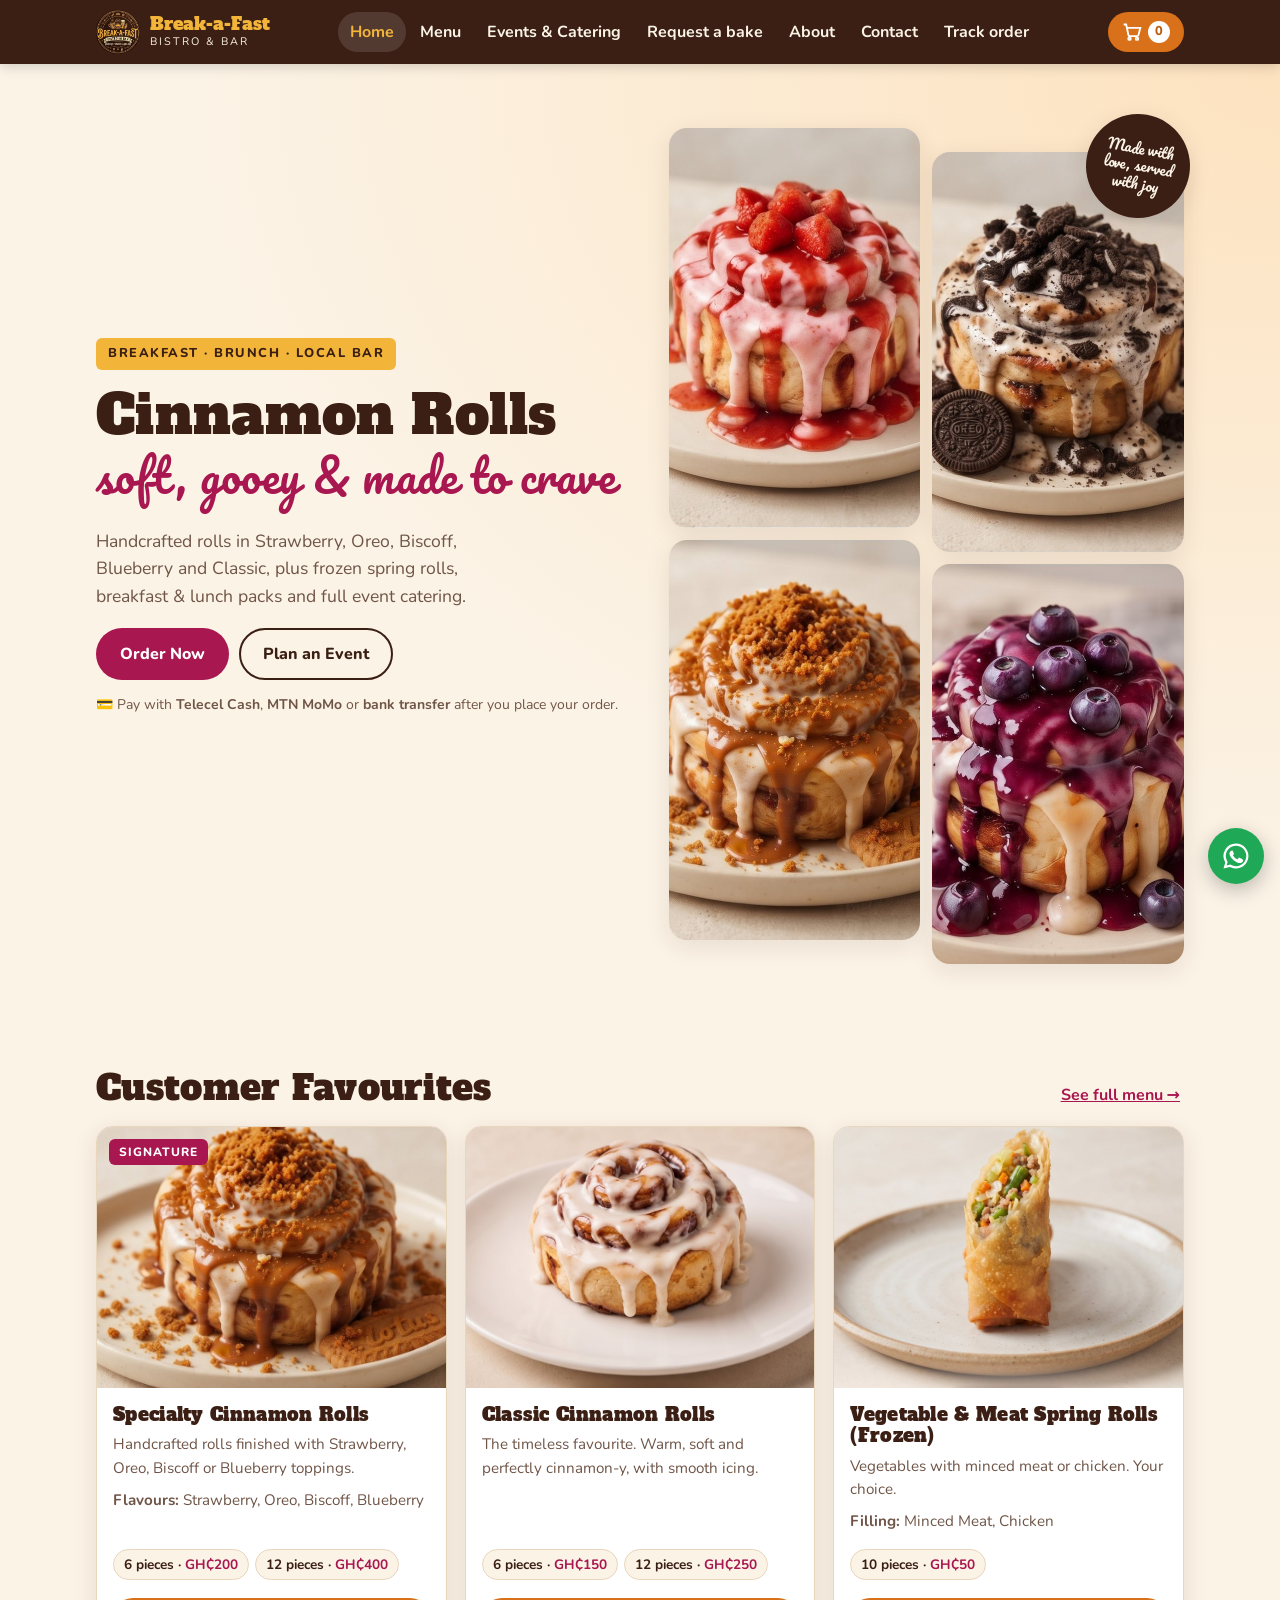
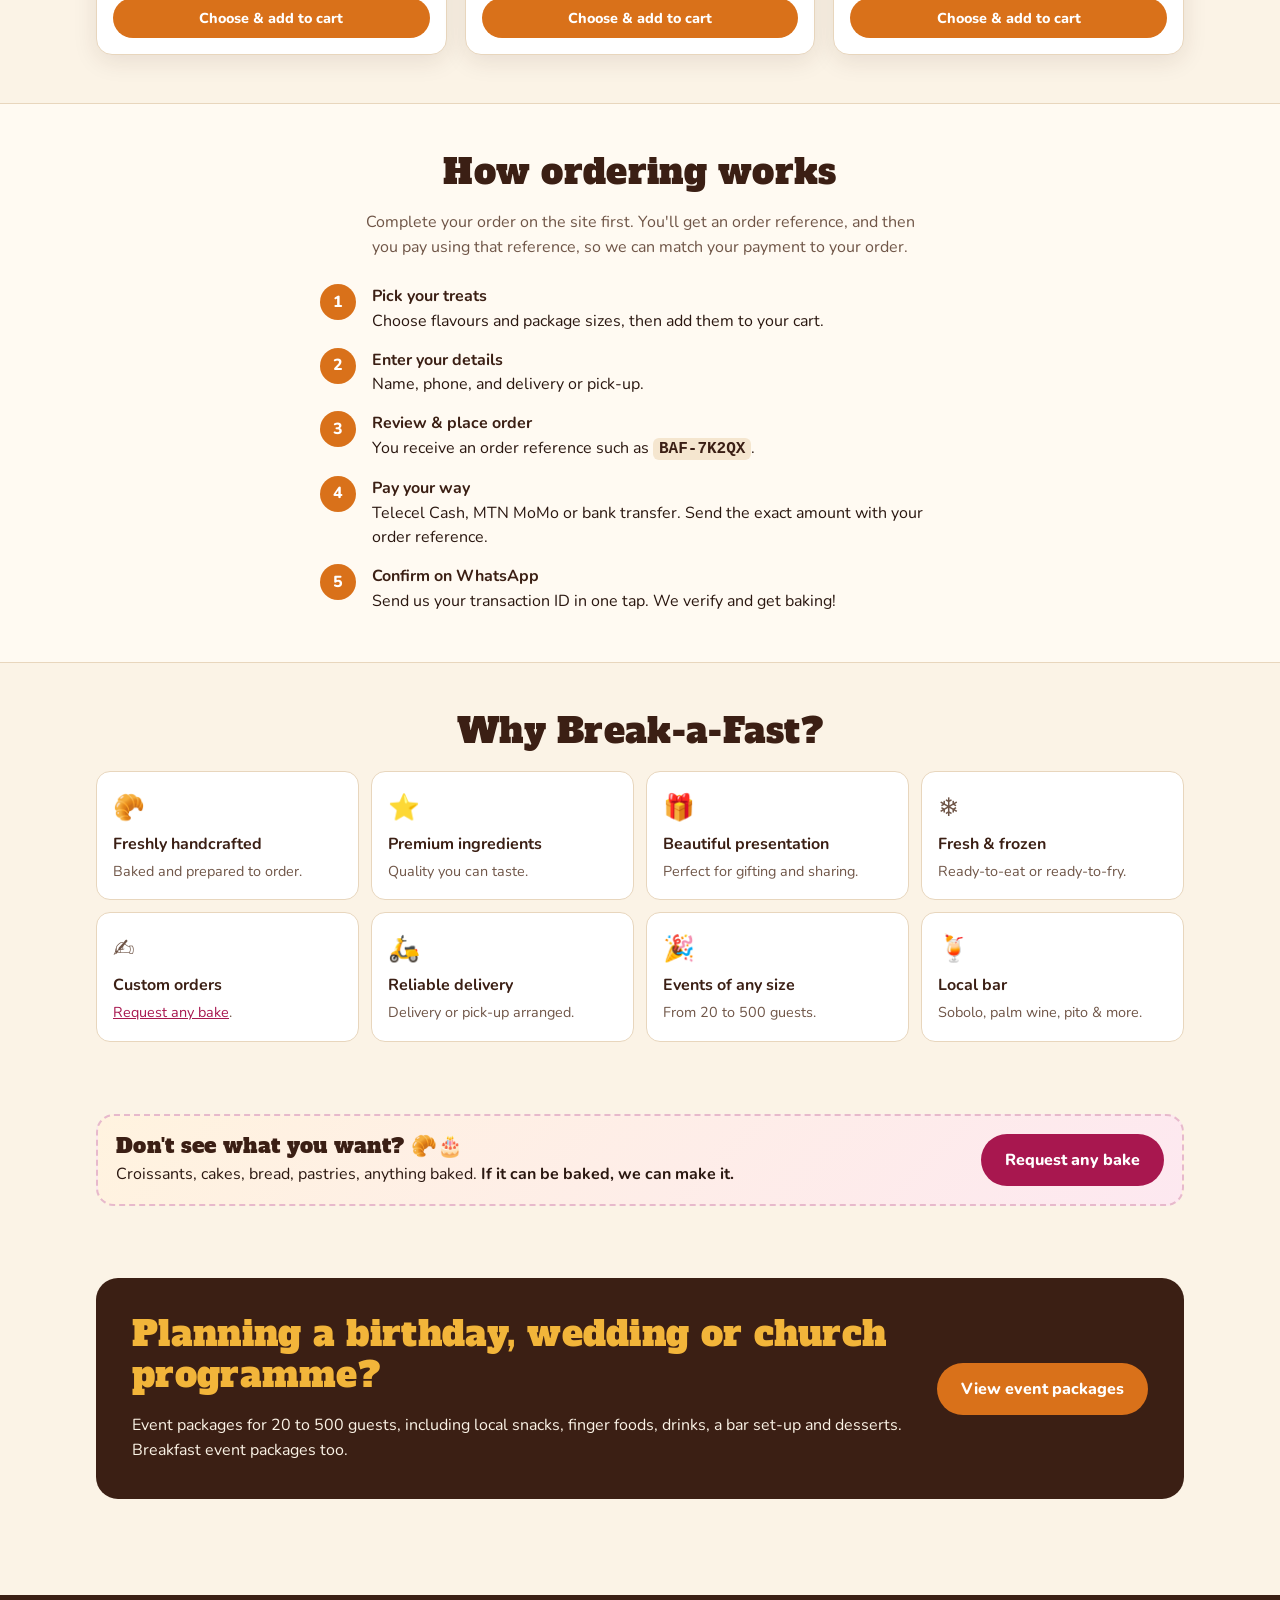
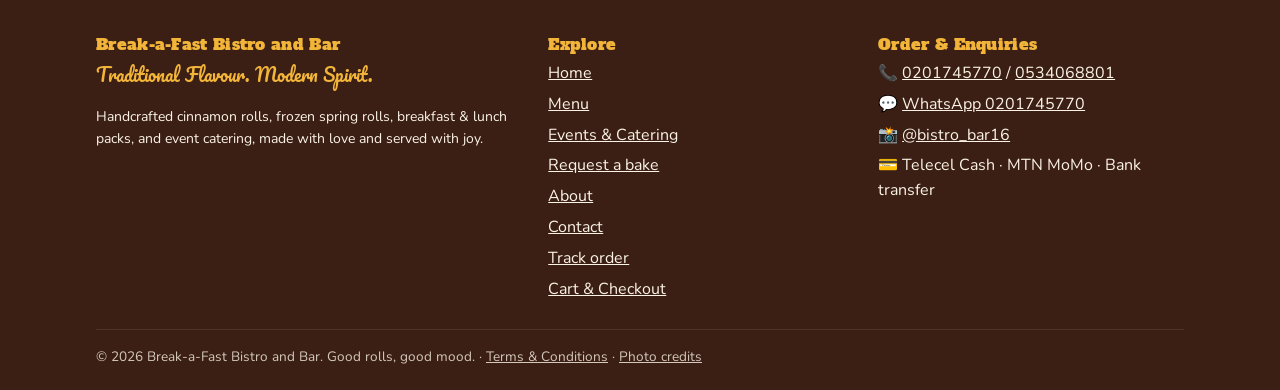
<file: index.html>
<!doctype html>
<html lang="en">
<head>
<meta charset="utf-8">
<meta name="viewport" content="width=device-width, initial-scale=1">
<title>Break-a-Fast Bistro and Bar | Cinnamon Rolls, Spring Rolls & Catering in Ghana</title>
<meta name="description" content="Order handcrafted cinnamon rolls (Strawberry, Oreo, Biscoff, Blueberry, Classic), frozen spring rolls, breakfast and lunch packs, and event catering from Break-a-Fast Bistro and Bar. Pay with Telecel Cash, MTN MoMo or bank transfer.">
<meta property="og:type" content="website">
<meta property="og:site_name" content="Break-a-Fast Bistro &amp; Bar">
<meta property="og:title" content="Break-a-Fast Bistro &amp; Bar">
<meta property="og:description" content="Traditional Flavour. Modern Spirit. Order handcrafted cinnamon rolls, spring rolls, breakfast &amp; lunch packs and event catering online.">
<meta property="og:url" content="https://break-a-fast.onrender.com/">
<meta property="og:image" content="https://break-a-fast.onrender.com/assets/img/share.jpg">
<meta property="og:image:secure_url" content="https://break-a-fast.onrender.com/assets/img/share.jpg">
<meta property="og:image:type" content="image/jpeg">
<meta property="og:image:width" content="1200">
<meta property="og:image:height" content="630">
<meta property="og:image:alt" content="Break-a-Fast Bistro &amp; Bar">
<meta name="twitter:card" content="summary_large_image">
<meta name="theme-color" content="#3b1f14">
<link rel="icon" href="assets/img/favicon.png">
<link rel="preconnect" href="https://fonts.googleapis.com">
<link rel="preconnect" href="https://fonts.gstatic.com" crossorigin>
<link href="https://fonts.googleapis.com/css2?family=Alfa+Slab+One&family=Nunito:wght@400;700;800&family=Pacifico&display=swap" rel="stylesheet">
<link rel="stylesheet" href="css/styles.css?v=76c782bd">
<script src="js/config.js?v=4615361c" defer></script>
<script src="js/products.js?v=8b8feca8" defer></script>
<script src="js/app.js?v=2f5a4673" defer></script>
</head>
<body>
<main id="main">
  <section class="hero">
    <div class="wrap">
      <div>
        <span class="eyebrow">Breakfast · Brunch · Local Bar</span>
        <h1>Cinnamon Rolls<span class="script">soft, gooey &amp; made to crave</span></h1>
        <p class="lead">Handcrafted rolls in Strawberry, Oreo, Biscoff, Blueberry and Classic, plus frozen spring rolls, breakfast &amp; lunch packs and full event catering.</p>
        <div class="hero-actions">
          <a class="btn" href="menu.html">Order Now</a>
          <a class="btn btn-ghost" href="events.html">Plan an Event</a>
        </div>
        <p class="small muted" style="margin-top:14px">💳 Pay with <b>Telecel Cash</b>, <b>MTN MoMo</b> or <b>bank transfer</b> after you place your order.</p>
      </div>
      <div class="hero-art">
        <img src="assets/img/menu/roll-strawberry-v2.jpg?v=fb588c19" alt="Strawberry cinnamon roll" width="400" height="400">
        <img src="assets/img/menu/roll-oreo-v2.jpg?v=02e803a2" alt="Oreo cinnamon roll" width="400" height="400">
        <img src="assets/img/menu/roll-biscoff-v2.jpg?v=44805854" alt="Biscoff cinnamon roll" width="400" height="400">
        <img src="assets/img/menu/roll-blueberry-v2.jpg?v=adf205be" alt="Blueberry cinnamon roll" width="400" height="400">
        <div class="stamp">Made with love, served with joy</div>
      </div>
    </div>
  </section>

  <section class="section">
    <div class="wrap">
      <div class="cat-head">
        <h2>Customer Favourites</h2>
        <a href="menu.html" class="link-btn">See full menu →</a>
      </div>
      <div class="grid grid-3" data-products="featured"></div>
    </div>
  </section>

  <section class="section section-alt">
    <div class="wrap">
      <h2 class="center">How ordering works</h2>
      <p class="center muted" style="max-width:56ch;margin:0 auto 24px">Complete your order on the site first. You'll get an order reference, and then you pay using that reference, so we can match your payment to your order.</p>
      <ol class="timeline" style="max-width:640px;margin:0 auto">
        <li><div><b>Pick your treats</b>Choose flavours and package sizes, then add them to your cart.</div></li>
        <li><div><b>Enter your details</b>Name, phone, and delivery or pick-up.</div></li>
        <li><div><b>Review &amp; place order</b>You receive an order reference such as <code class="k">BAF-7K2QX</code>.</div></li>
        <li><div><b>Pay your way</b>Telecel Cash, MTN MoMo or bank transfer. Send the exact amount with your order reference.</div></li>
        <li><div><b>Confirm on WhatsApp</b>Send us your transaction ID in one tap. We verify and get baking!</div></li>
      </ol>
    </div>
  </section>

  <section class="section">
    <div class="wrap">
      <h2 class="center">Why Break-a-Fast?</h2>
      <div class="usp" style="margin-top:20px">
        <div><span class="ico">🥐</span><b>Freshly handcrafted</b><span>Baked and prepared to order.</span></div>
        <div><span class="ico">⭐</span><b>Premium ingredients</b><span>Quality you can taste.</span></div>
        <div><span class="ico">🎁</span><b>Beautiful presentation</b><span>Perfect for gifting and sharing.</span></div>
        <div><span class="ico">❄️</span><b>Fresh &amp; frozen</b><span>Ready-to-eat or ready-to-fry.</span></div>
        <div><span class="ico">✍️</span><b>Custom orders</b><span><a href="request.html">Request any bake</a>.</span></div>
        <div><span class="ico">🛵</span><b>Reliable delivery</b><span>Delivery or pick-up arranged.</span></div>
        <div><span class="ico">🎉</span><b>Events of any size</b><span>From 20 to 500 guests.</span></div>
        <div><span class="ico">🍹</span><b>Local bar</b><span>Sobolo, palm wine, pito &amp; more.</span></div>
      </div>
    </div>
  </section>

  <section class="section" style="padding-top:0">
    <div class="wrap">
      <div class="request-cta" id="request">
        <div><h2>Don't see what you want? 🥐🎂</h2><p>Croissants, cakes, bread, pastries, anything baked. <b>If it can be baked, we can make it.</b></p></div>
        <a class="btn" href="request.html">Request any bake</a>
      </div>
    </div>
  </section>

  <section class="section" style="padding-top:0">
    <div class="wrap">
      <div class="banner">
        <div>
          <h2>Planning a birthday, wedding or church programme?</h2>
          <p style="margin:0">Event packages for 20 to 500 guests, including local snacks, finger foods, drinks, a bar set-up and desserts. Breakfast event packages too.</p>
        </div>
        <a class="btn btn-orange" href="events.html">View event packages</a>
      </div>
    </div>
  </section>
</main>
</body>
</html>
</file>
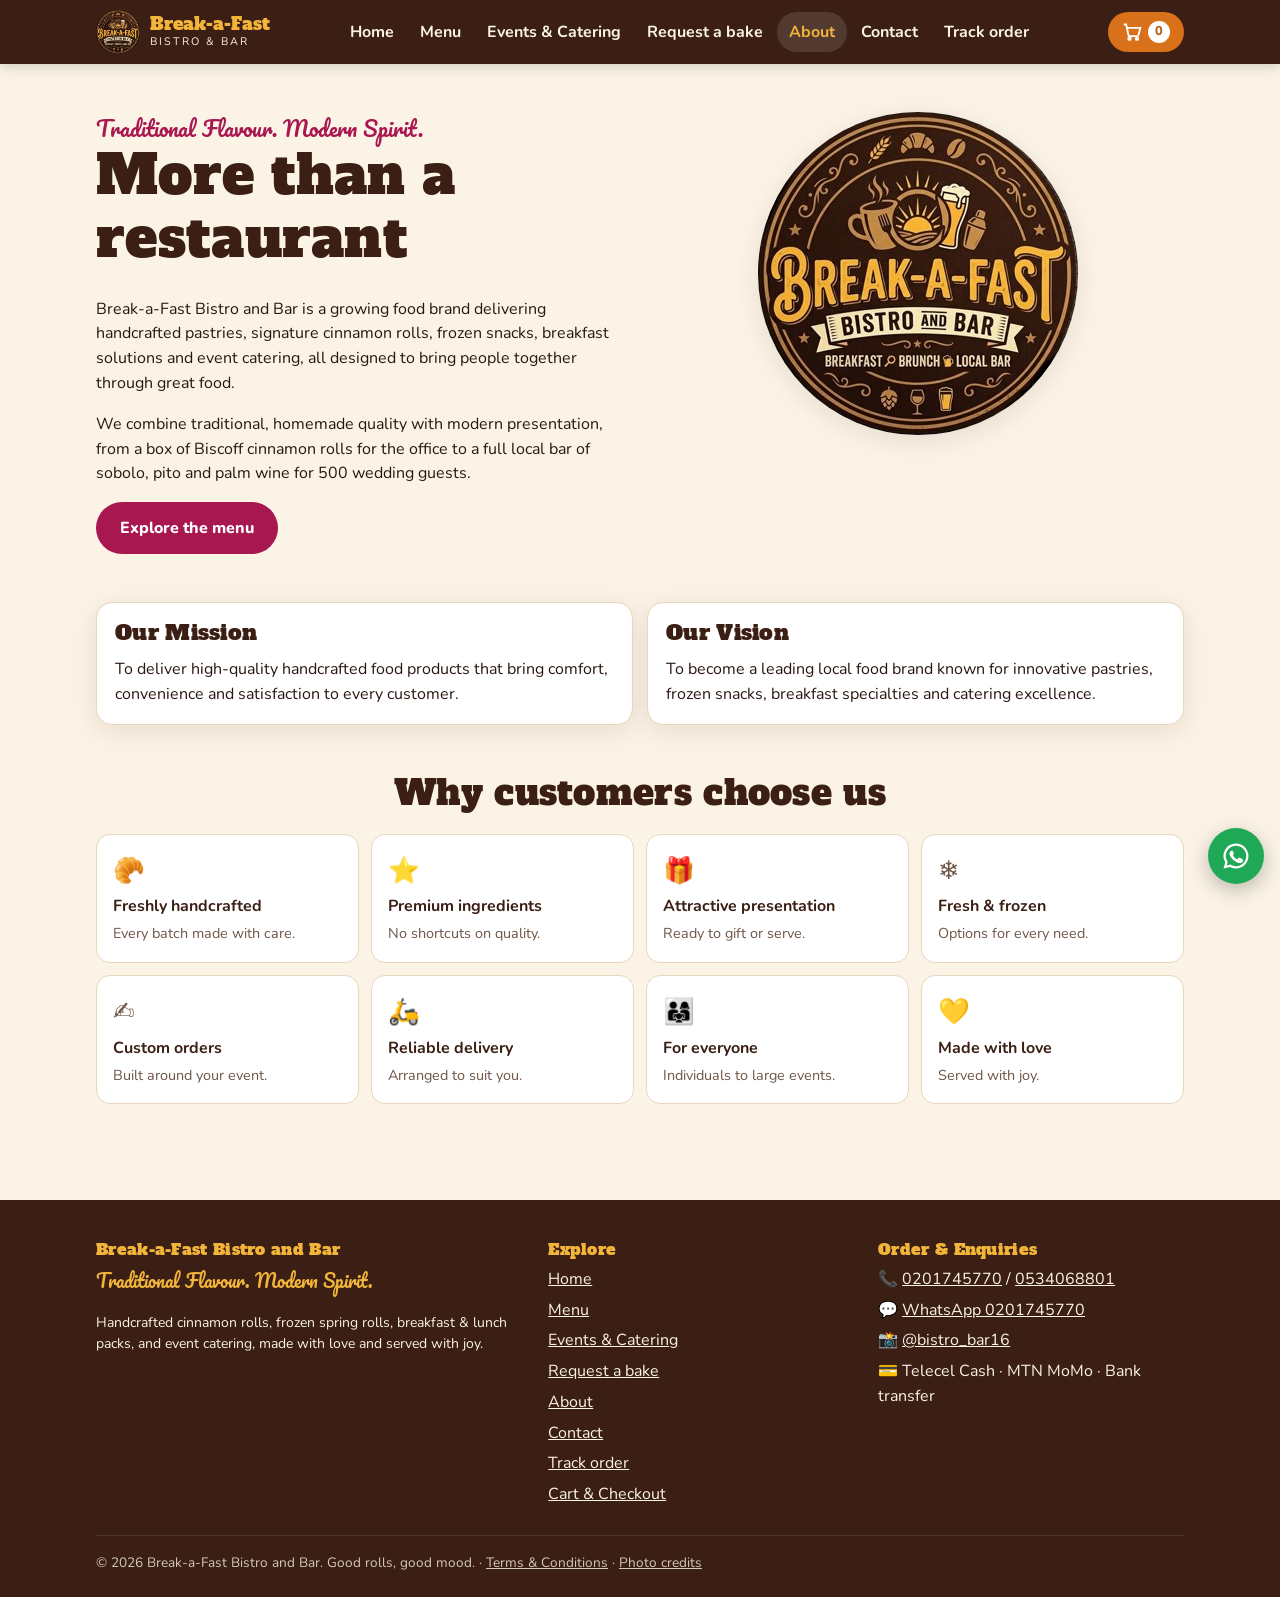
<file: about.html>
<!doctype html>
<html lang="en">
<head>
<meta charset="utf-8">
<meta name="viewport" content="width=device-width, initial-scale=1">
<title>About Us | Break-a-Fast Bistro and Bar</title>
<meta name="description" content="Break-a-Fast Bistro and Bar is a growing Ghanaian food brand: handcrafted pastries, signature cinnamon rolls, frozen snacks, breakfast and event catering.">
<meta property="og:type" content="website">
<meta property="og:site_name" content="Break-a-Fast Bistro &amp; Bar">
<meta property="og:title" content="About Us | Break-a-Fast Bistro &amp; Bar">
<meta property="og:description" content="A Ghanaian food brand: handcrafted pastries, signature cinnamon rolls, frozen snacks, breakfast and event catering.">
<meta property="og:url" content="https://break-a-fast.onrender.com/about.html">
<meta property="og:image" content="https://break-a-fast.onrender.com/assets/img/share.jpg">
<meta property="og:image:secure_url" content="https://break-a-fast.onrender.com/assets/img/share.jpg">
<meta property="og:image:type" content="image/jpeg">
<meta property="og:image:width" content="1200">
<meta property="og:image:height" content="630">
<meta property="og:image:alt" content="Break-a-Fast Bistro &amp; Bar">
<meta name="twitter:card" content="summary_large_image">
<meta name="theme-color" content="#3b1f14">
<link rel="icon" href="assets/img/favicon.png">
<link rel="preconnect" href="https://fonts.googleapis.com">
<link rel="preconnect" href="https://fonts.gstatic.com" crossorigin>
<link href="https://fonts.googleapis.com/css2?family=Alfa+Slab+One&family=Nunito:wght@400;700;800&family=Pacifico&display=swap" rel="stylesheet">
<link rel="stylesheet" href="css/styles.css?v=76c782bd">
<script src="js/config.js?v=4615361c" defer></script>
<script src="js/products.js?v=8b8feca8" defer></script>
<script src="js/app.js?v=2f5a4673" defer></script>
</head>
<body>
<main id="main" class="wrap">
  <section class="section">
    <div class="split">
      <div>
        <p class="script" style="font-size:1.3rem;margin:0">Traditional Flavour. Modern Spirit.</p>
        <h1>More than a restaurant</h1>
        <p>Break-a-Fast Bistro and Bar is a growing food brand delivering handcrafted pastries, signature cinnamon rolls, frozen snacks, breakfast solutions and event catering, all designed to bring people together through great food.</p>
        <p>We combine traditional, homemade quality with modern presentation, from a box of Biscoff cinnamon rolls for the office to a full local bar of sobolo, pito and palm wine for 500 wedding guests.</p>
        <a class="btn" href="menu.html">Explore the menu</a>
      </div>
      <img class="about-img" src="assets/img/logo-sm.jpg" alt="Break-a-Fast Bistro and Bar logo" width="320" height="323" style="max-width:320px;margin:0 auto;border-radius:50%">
    </div>
  </section>

  <section class="mv">
    <div class="panel">
      <h2>Our Mission</h2>
      <p style="margin:0">To deliver high-quality handcrafted food products that bring comfort, convenience and satisfaction to every customer.</p>
    </div>
    <div class="panel">
      <h2>Our Vision</h2>
      <p style="margin:0">To become a leading local food brand known for innovative pastries, frozen snacks, breakfast specialties and catering excellence.</p>
    </div>
  </section>

  <section class="section">
    <h2 class="center">Why customers choose us</h2>
    <div class="usp" style="margin-top:20px">
      <div><span class="ico">🥐</span><b>Freshly handcrafted</b><span>Every batch made with care.</span></div>
      <div><span class="ico">⭐</span><b>Premium ingredients</b><span>No shortcuts on quality.</span></div>
      <div><span class="ico">🎁</span><b>Attractive presentation</b><span>Ready to gift or serve.</span></div>
      <div><span class="ico">❄️</span><b>Fresh &amp; frozen</b><span>Options for every need.</span></div>
      <div><span class="ico">✍️</span><b>Custom orders</b><span>Built around your event.</span></div>
      <div><span class="ico">🛵</span><b>Reliable delivery</b><span>Arranged to suit you.</span></div>
      <div><span class="ico">👨‍👩‍👧</span><b>For everyone</b><span>Individuals to large events.</span></div>
      <div><span class="ico">💛</span><b>Made with love</b><span>Served with joy.</span></div>
    </div>
  </section>
</main>
</body>
</html>
</file>
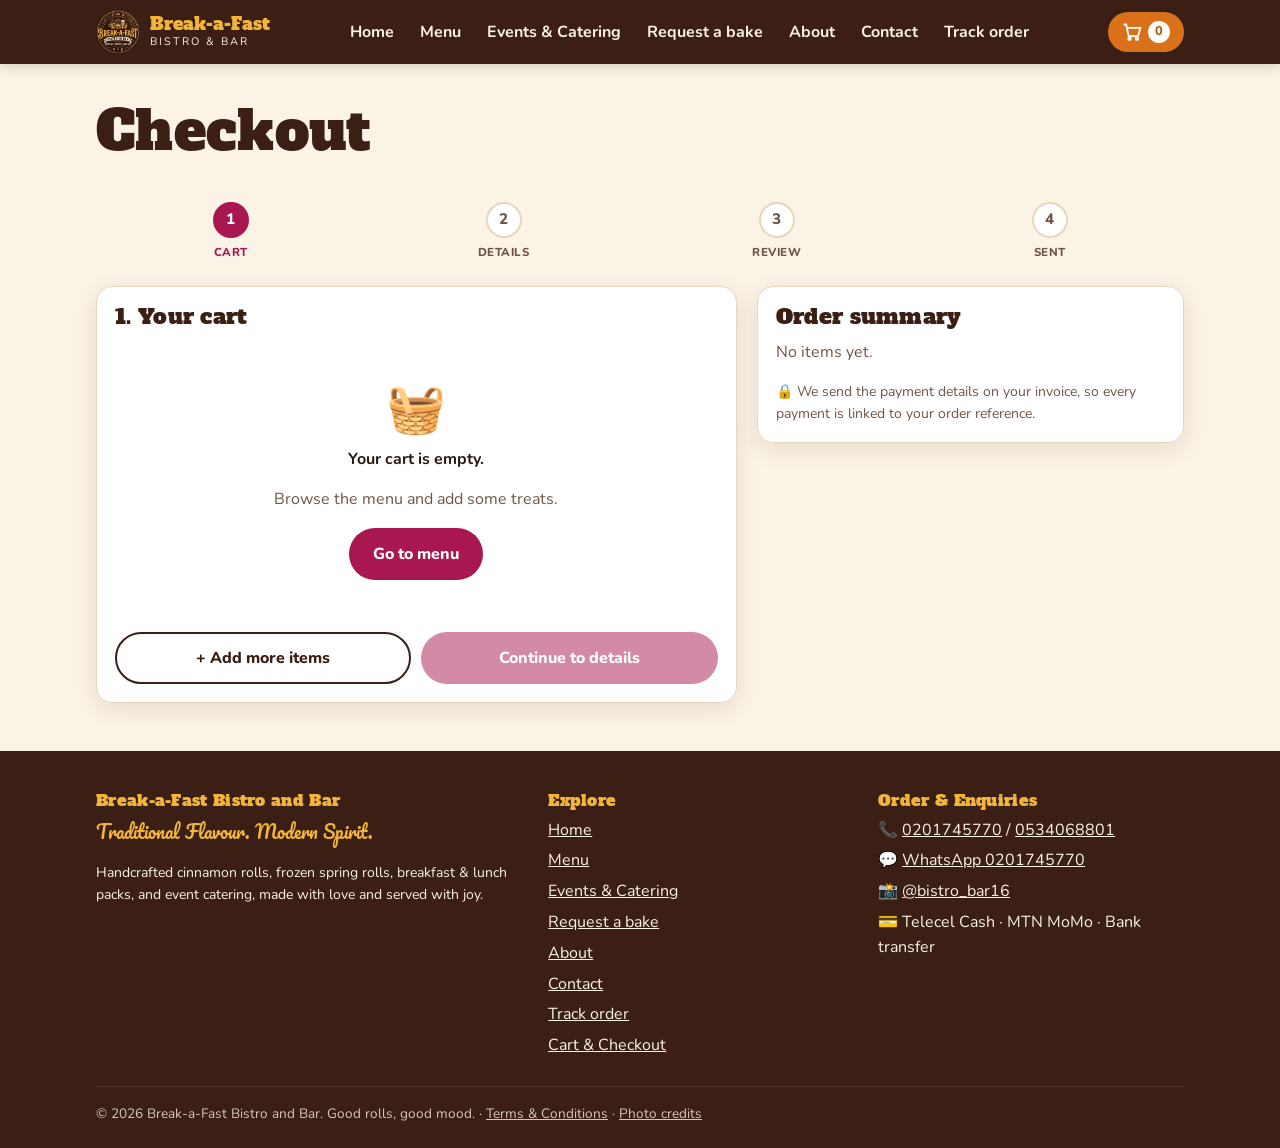
<file: checkout.html>
<!doctype html>
<html lang="en">
<head>
<meta charset="utf-8">
<meta name="viewport" content="width=device-width, initial-scale=1">
<title>Cart & Checkout | Break-a-Fast Bistro and Bar</title>
<meta name="description" content="Review your cart, enter your details and place your Break-a-Fast order.">
<meta name="robots" content="noindex">
<meta property="og:type" content="website">
<meta property="og:site_name" content="Break-a-Fast Bistro &amp; Bar">
<meta property="og:title" content="Checkout | Break-a-Fast Bistro &amp; Bar">
<meta property="og:description" content="Review your order and pay by Telecel Cash, MTN MoMo or bank transfer.">
<meta property="og:url" content="https://break-a-fast.onrender.com/checkout.html">
<meta property="og:image" content="https://break-a-fast.onrender.com/assets/img/share.jpg">
<meta property="og:image:secure_url" content="https://break-a-fast.onrender.com/assets/img/share.jpg">
<meta property="og:image:type" content="image/jpeg">
<meta property="og:image:width" content="1200">
<meta property="og:image:height" content="630">
<meta property="og:image:alt" content="Break-a-Fast Bistro &amp; Bar">
<meta name="twitter:card" content="summary_large_image">
<meta name="theme-color" content="#3b1f14">
<link rel="icon" href="assets/img/favicon.png">
<link rel="preconnect" href="https://fonts.googleapis.com">
<link rel="preconnect" href="https://fonts.gstatic.com" crossorigin>
<link href="https://fonts.googleapis.com/css2?family=Alfa+Slab+One&family=Nunito:wght@400;700;800&family=Pacifico&display=swap" rel="stylesheet">
<link rel="stylesheet" href="css/styles.css?v=76c782bd">
<script src="js/config.js?v=4615361c" defer></script>
<script src="js/products.js?v=8b8feca8" defer></script>
<script src="js/app.js?v=2f5a4673" defer></script>
<script src="js/checkout.js?v=7640f94c" defer></script>
</head>
<body class="no-float">
<main id="main" class="wrap">
  <div class="page-head"><h1>Checkout</h1></div>

  <ol class="steps" id="steps" aria-label="Order progress">
    <li data-s="1">Cart</li>
    <li data-s="2">Details</li>
    <li data-s="3">Review</li>
    <li data-s="4">Sent</li>
  </ol>

  <div class="checkout">
    <div>
      <!-- STEP 1: CART -->
      <section class="panel step-pane" data-pane="1" aria-labelledby="h-cart">
        <h2 id="h-cart">1. Your cart</h2>
        <div id="cart-lines"></div>
        <div class="step-nav" id="cart-nav">
          <a class="btn btn-ghost" href="menu.html">+ Add more items</a>
          <button class="btn" type="button" data-next="2">Continue to details</button>
        </div>
      </section>

      <!-- STEP 2: DETAILS -->
      <section class="panel step-pane" data-pane="2" hidden aria-labelledby="h-details">
        <h2 id="h-details">2. Your details</h2>
        <form class="form" id="details-form" novalidate>
          <div class="field">
            <label for="f-name">Full name</label>
            <input id="f-name" name="name" autocomplete="name" required>
            <div class="err">Please enter your full name.</div>
          </div>
          <div class="field">
            <label for="f-phone">Phone / WhatsApp number</label>
            <input id="f-phone" name="phone" type="tel" inputmode="tel" autocomplete="tel" placeholder="e.g. 020 123 4567" required>
            <div class="err">Please enter a valid Ghana phone number (10 digits, e.g. 0201234567).</div>
          </div>
          <div class="field">
            <label>Delivery or pick-up?</label>
            <div class="choice">
              <label><input type="radio" name="fulfilment" value="Delivery" checked> <span>Delivery<small>Delivery fee depends on your location and is agreed with you on WhatsApp.</small></span></label>
              <label><input type="radio" name="fulfilment" value="Pick-up"> <span>Pick-up<small>We'll send you the pick-up point on WhatsApp.</small></span></label>
            </div>
          </div>
          <div class="field" id="addr-field">
            <label for="f-address">Delivery address</label>
            <textarea id="f-address" name="address" autocomplete="street-address" placeholder="Area, street, house number / GPS address (e.g. GA-123-4567), nearest landmark"></textarea>
            <div class="err">Please enter your delivery address.</div>
          </div>
          <div class="row-2">
            <div class="field">
              <label for="f-date">Preferred date</label>
              <input id="f-date" name="date" type="date" required>
              <div class="err">Please choose a date at least 3 days from today.</div>
            </div>
            <div class="field">
              <label for="f-time">Preferred time</label>
              <select id="f-time" name="time">
              </select>
            </div>
          </div>
          <div class="field">
            <label for="f-notes">Notes (optional)</label>
            <textarea id="f-notes" name="notes" placeholder="Gift message, extra icing, allergies, etc."></textarea>
          </div>
          <div class="field">
            <label>Payment method</label>
            <div class="choice" id="pay-methods"></div>
            <div class="hint">We'll send you an invoice with the payment details after you place your order.</div>
          </div>
        </form>
        <div class="step-nav">
          <button class="btn btn-ghost" type="button" data-next="1">← Back to cart</button>
          <button class="btn" type="button" id="to-review">Review order</button>
        </div>
      </section>

      <!-- STEP 3: REVIEW -->
      <section class="panel step-pane" data-pane="3" hidden aria-labelledby="h-review">
        <h2 id="h-review">3. Review &amp; place order</h2>
        <div id="review"></div>
        <label class="check" style="margin:14px 0"><input type="checkbox" id="agree"> <span>I confirm my order and details are correct. I understand I'll receive an invoice to pay, and that delivery fees (if any) are agreed separately. I agree to the <a href="terms.html#orders" target="_blank" rel="noopener">Terms &amp; Conditions</a>.</span></label>
        <div class="step-nav">
          <button class="btn btn-ghost" type="button" data-next="2">← Edit details</button>
          <button class="btn" type="button" id="place" disabled>Place order</button>
        </div>
      </section>
    </div>

    <aside class="panel summary" aria-labelledby="h-sum">
      <h2 id="h-sum">Order summary</h2>
      <div id="summary"></div>
      <p class="small muted" style="margin:12px 0 0">🔒 We send the payment details on your invoice, so every payment is linked to your order reference.</p>
    </aside>
  </div>
</main>
</body>
</html>
</file>
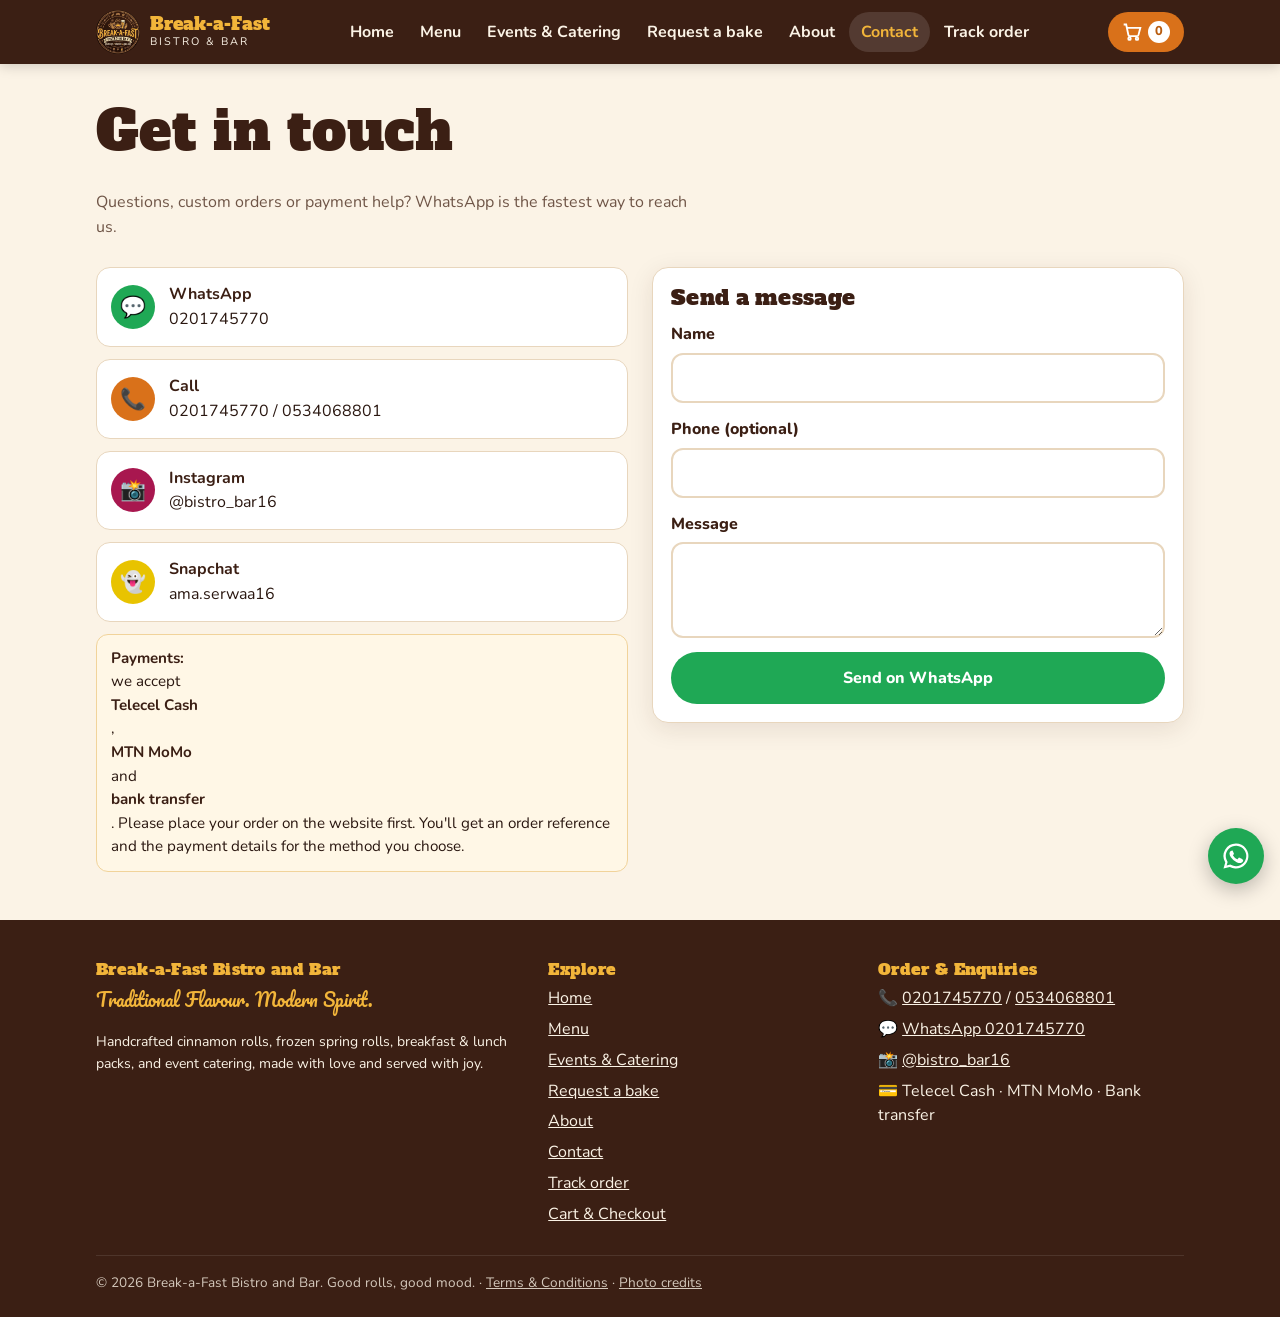
<file: contact.html>
<!doctype html>
<html lang="en">
<head>
<meta charset="utf-8">
<meta name="viewport" content="width=device-width, initial-scale=1">
<title>Contact Us | Break-a-Fast Bistro and Bar</title>
<meta name="description" content="Call or WhatsApp Break-a-Fast on 0201745770, or follow @bistro_bar16 on Instagram.">
<meta property="og:type" content="website">
<meta property="og:site_name" content="Break-a-Fast Bistro &amp; Bar">
<meta property="og:title" content="Contact | Break-a-Fast Bistro &amp; Bar">
<meta property="og:description" content="Call or WhatsApp 0201745770 / 0534068801. Instagram @bistro_bar16.">
<meta property="og:url" content="https://break-a-fast.onrender.com/contact.html">
<meta property="og:image" content="https://break-a-fast.onrender.com/assets/img/share.jpg">
<meta property="og:image:secure_url" content="https://break-a-fast.onrender.com/assets/img/share.jpg">
<meta property="og:image:type" content="image/jpeg">
<meta property="og:image:width" content="1200">
<meta property="og:image:height" content="630">
<meta property="og:image:alt" content="Break-a-Fast Bistro &amp; Bar">
<meta name="twitter:card" content="summary_large_image">
<meta name="theme-color" content="#3b1f14">
<link rel="icon" href="assets/img/favicon.png">
<link rel="preconnect" href="https://fonts.googleapis.com">
<link rel="preconnect" href="https://fonts.gstatic.com" crossorigin>
<link href="https://fonts.googleapis.com/css2?family=Alfa+Slab+One&family=Nunito:wght@400;700;800&family=Pacifico&display=swap" rel="stylesheet">
<link rel="stylesheet" href="css/styles.css?v=76c782bd">
<script src="js/config.js?v=4615361c" defer></script>
<script src="js/products.js?v=8b8feca8" defer></script>
<script src="js/app.js?v=2f5a4673" defer></script>
</head>
<body>
<main id="main" class="wrap">
  <div class="page-head">
    <h1>Get in touch</h1>
    <p>Questions, custom orders or payment help? WhatsApp is the fastest way to reach us.</p>
  </div>
  <div class="split">
    <div class="contact-list">
      <a data-wa="Hello Break-a-Fast!" target="_blank" rel="noopener"><span class="ic" style="background:#1fa855">💬</span><span><b>WhatsApp</b><span data-cfg="phone"></span></span></a>
      <a href="tel:0201745770"><span class="ic" style="background:var(--orange)">📞</span><span><b>Call</b>0201745770 / 0534068801</span></a>
      <a href="https://instagram.com/bistro_bar16" target="_blank" rel="noopener"><span class="ic" style="background:var(--berry)">📸</span><span><b>Instagram</b>@bistro_bar16</span></a>
      <a href="https://snapchat.com/add/ama.serwaa16" target="_blank" rel="noopener"><span class="ic" style="background:#e8c300">👻</span><span><b>Snapchat</b>ama.serwaa16</span></a>
      <div class="notice"><b>Payments:</b> we accept <b>Telecel Cash</b>, <b>MTN MoMo</b> and <b>bank transfer</b>. Please place your order on the website first. You'll get an order reference and the payment details for the method you choose.</div>
    </div>
    <div class="panel">
      <h2>Send a message</h2>
      <form class="form" id="contact-form" novalidate>
        <div class="field"><label for="c-name">Name</label><input id="c-name" name="name" autocomplete="name" required><div class="err">Please enter your name.</div></div>
        <div class="field"><label for="c-phone">Phone (optional)</label><input id="c-phone" name="phone" type="tel" autocomplete="tel"></div>
        <div class="field"><label for="c-msg">Message</label><textarea id="c-msg" name="message" required></textarea><div class="err">Please write a message.</div></div>
        <button class="btn btn-wa btn-block" type="submit">Send on WhatsApp</button>
      </form>
    </div>
  </div>
</main>
<script>
  document.addEventListener("DOMContentLoaded", () => {
    const f = document.getElementById("contact-form");
    f.addEventListener("submit", (e) => {
      e.preventDefault();
      const n = f.name.value.trim(), m = f.message.value.trim();
      f.name.closest(".field").classList.toggle("invalid", !n);
      f.message.closest(".field").classList.toggle("invalid", !m);
      if (!n) return f.name.focus();
      if (!m) return f.message.focus();
      const text = `Hello Break-a-Fast! I'm ${n}${f.phone.value.trim() ? " (" + f.phone.value.trim() + ")" : ""}.\n\n${m}`;
      const w = window.open(BAF.waLink(text), "_blank");
      if (w) w.opener = null;
    });
  });
</script>
</body>
</html>
</file>
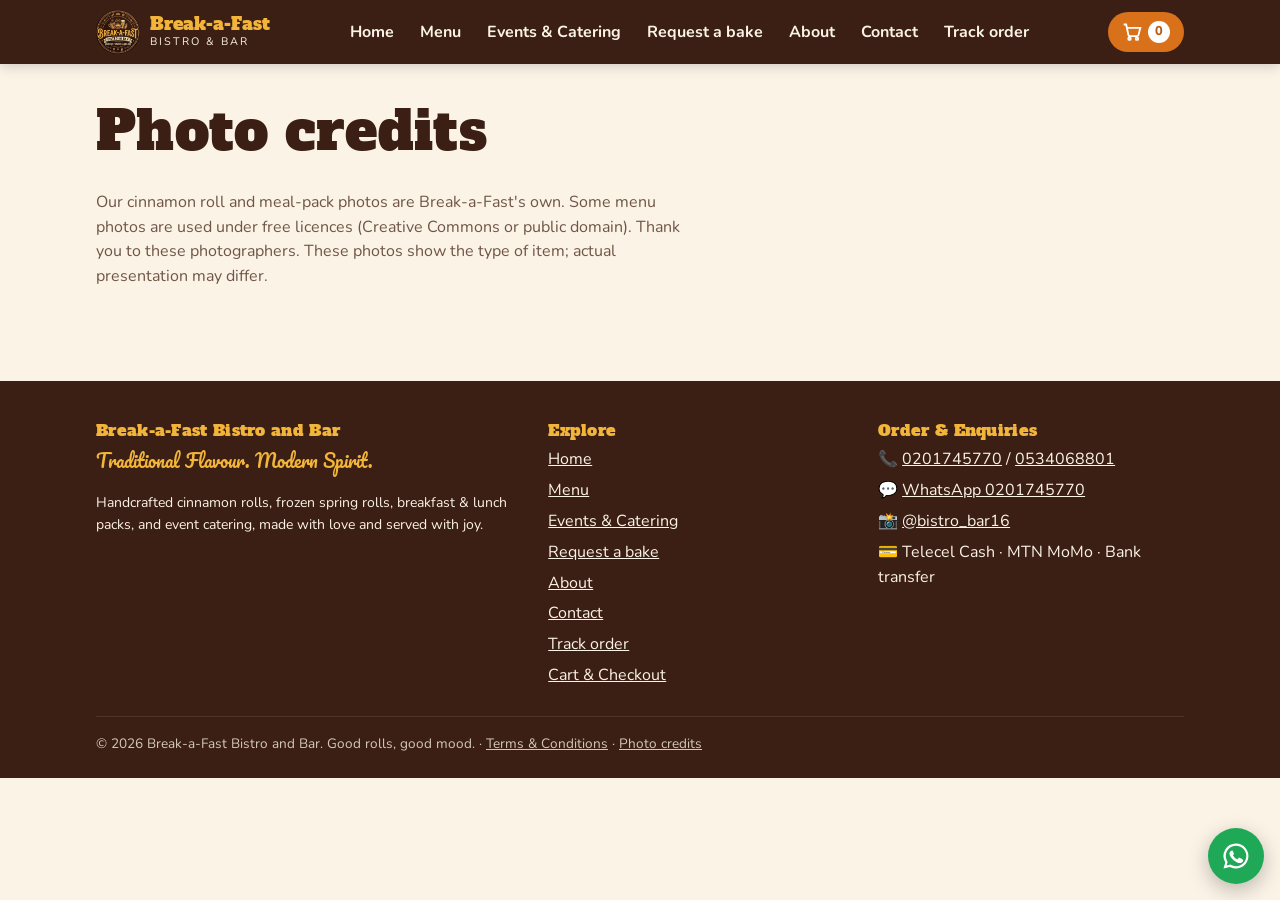
<file: credits.html>
<!doctype html>
<html lang="en">
<head>
<meta charset="utf-8">
<meta name="viewport" content="width=device-width, initial-scale=1">
<title>Photo Credits | Break-a-Fast Bistro and Bar</title>
<meta name="description" content="Credits and licences for photos used on the Break-a-Fast website.">
<meta property="og:type" content="website">
<meta property="og:site_name" content="Break-a-Fast Bistro &amp; Bar">
<meta property="og:title" content="Photo credits | Break-a-Fast Bistro &amp; Bar">
<meta property="og:description" content="Photo credits for the Break-a-Fast website.">
<meta property="og:url" content="https://break-a-fast.onrender.com/credits.html">
<meta property="og:image" content="https://break-a-fast.onrender.com/assets/img/share.jpg">
<meta property="og:image:secure_url" content="https://break-a-fast.onrender.com/assets/img/share.jpg">
<meta property="og:image:type" content="image/jpeg">
<meta property="og:image:width" content="1200">
<meta property="og:image:height" content="630">
<meta property="og:image:alt" content="Break-a-Fast Bistro &amp; Bar">
<meta name="twitter:card" content="summary_large_image">
<meta name="theme-color" content="#3b1f14">
<link rel="icon" href="assets/img/favicon.png">
<link rel="preconnect" href="https://fonts.googleapis.com">
<link rel="preconnect" href="https://fonts.gstatic.com" crossorigin>
<link href="https://fonts.googleapis.com/css2?family=Alfa+Slab+One&family=Nunito:wght@400;700;800&family=Pacifico&display=swap" rel="stylesheet">
<link rel="stylesheet" href="css/styles.css?v=76c782bd">
<script src="js/config.js?v=4615361c" defer></script>
<script src="js/products.js?v=8b8feca8" defer></script>
<script src="js/photos.js?v=29cabd17" defer></script>
<script src="js/app.js?v=2f5a4673" defer></script>
</head>
<body>
<main id="main" class="wrap">
  <div class="page-head">
    <h1>Photo credits</h1>
    <p>Our cinnamon roll and meal-pack photos are Break-a-Fast's own. Some menu photos are used under free licences (Creative Commons or public domain). Thank you to these photographers. These photos show the type of item; actual presentation may differ.</p>
  </div>
  <ul class="credits-list" id="credits"></ul>
</main>
<script>
  document.addEventListener("DOMContentLoaded", () => {
    const e = BAF.esc;
    document.getElementById("credits").innerHTML = (window.BAF_PHOTO_CREDITS || []).map((c) =>
      `<li><img src="${e(c.file)}" alt="" loading="lazy"><div><b>${e(c.item)}</b><br>${e(c.title || "Photo")} by ${e(c.author || "unknown")}<br>
       <a href="${e(c.page)}" target="_blank" rel="noopener">Source</a> · ${c.licenseUrl ? `<a href="${e(c.licenseUrl)}" target="_blank" rel="noopener">${e(c.license)}</a>` : e(c.license)}${c.modified ? " · cropped and resized" : ""}</div></li>`).join("");
  });
</script>
</body>
</html>
</file>
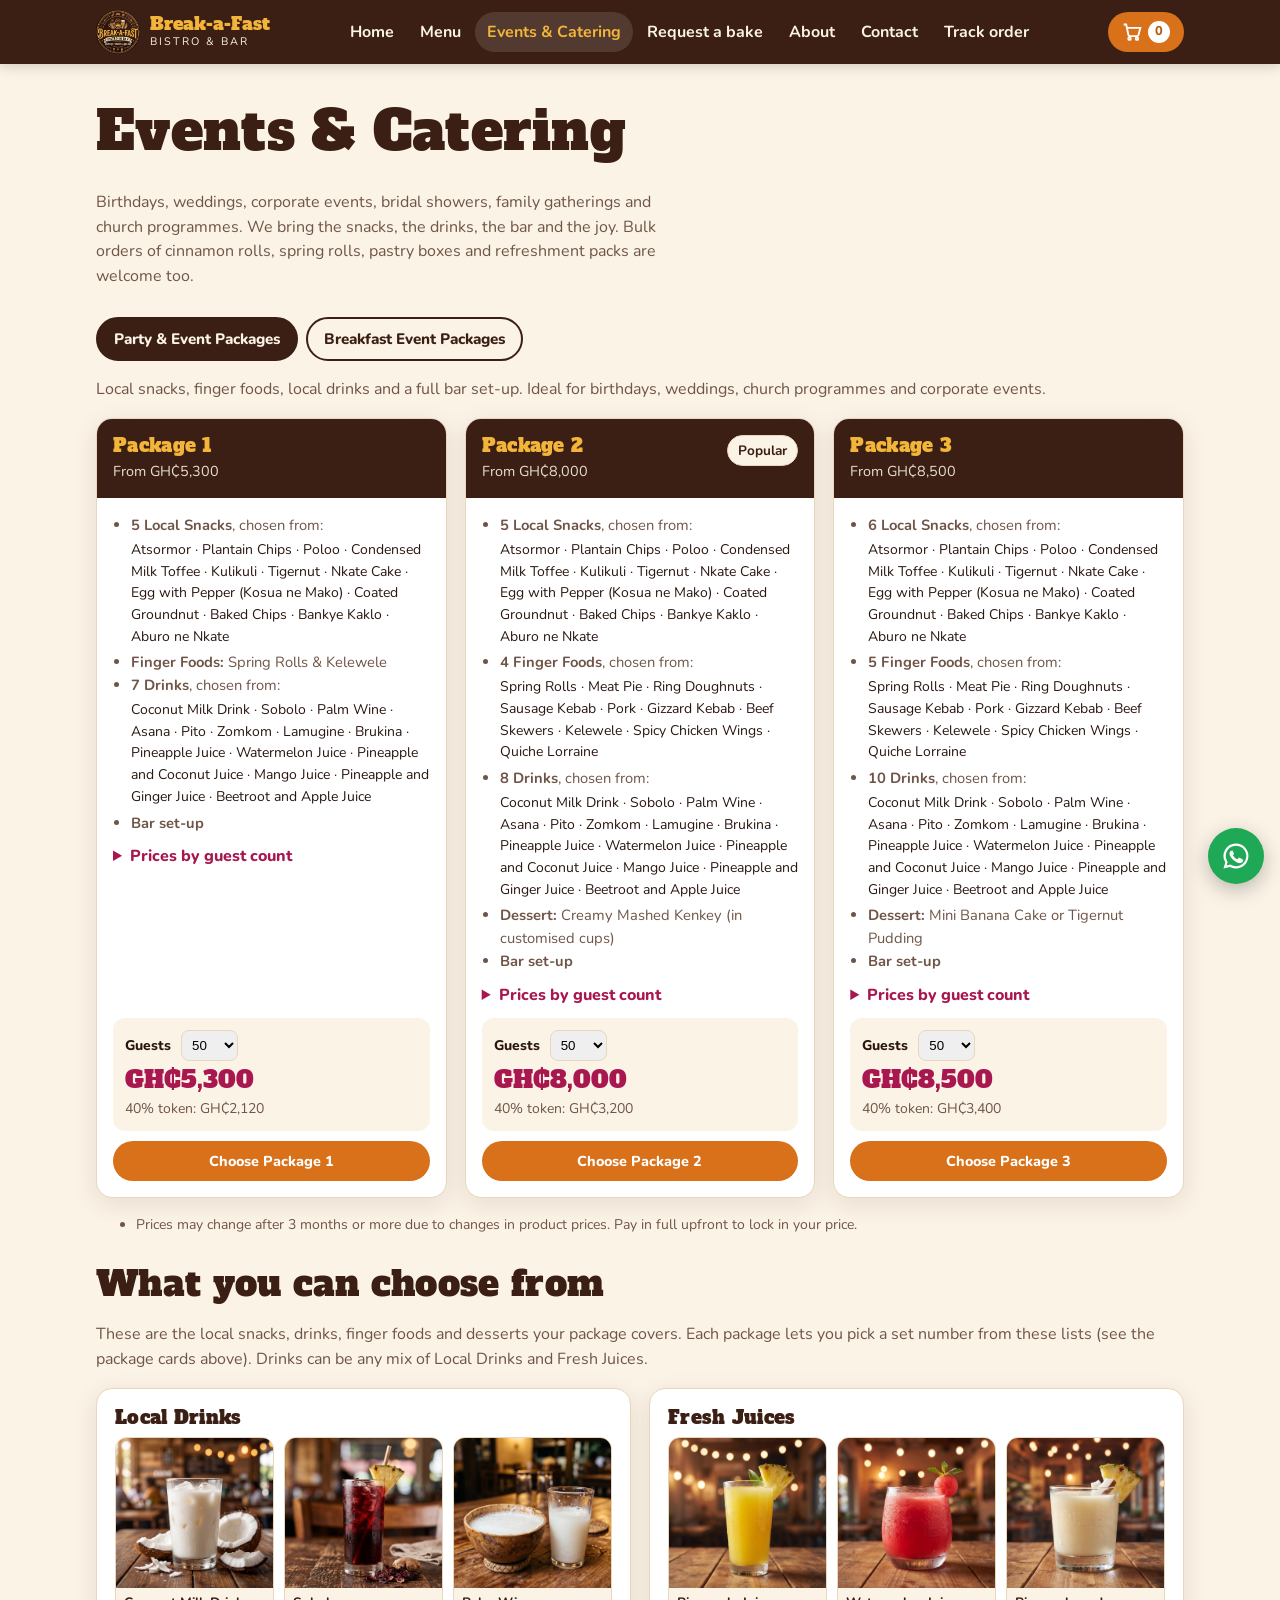
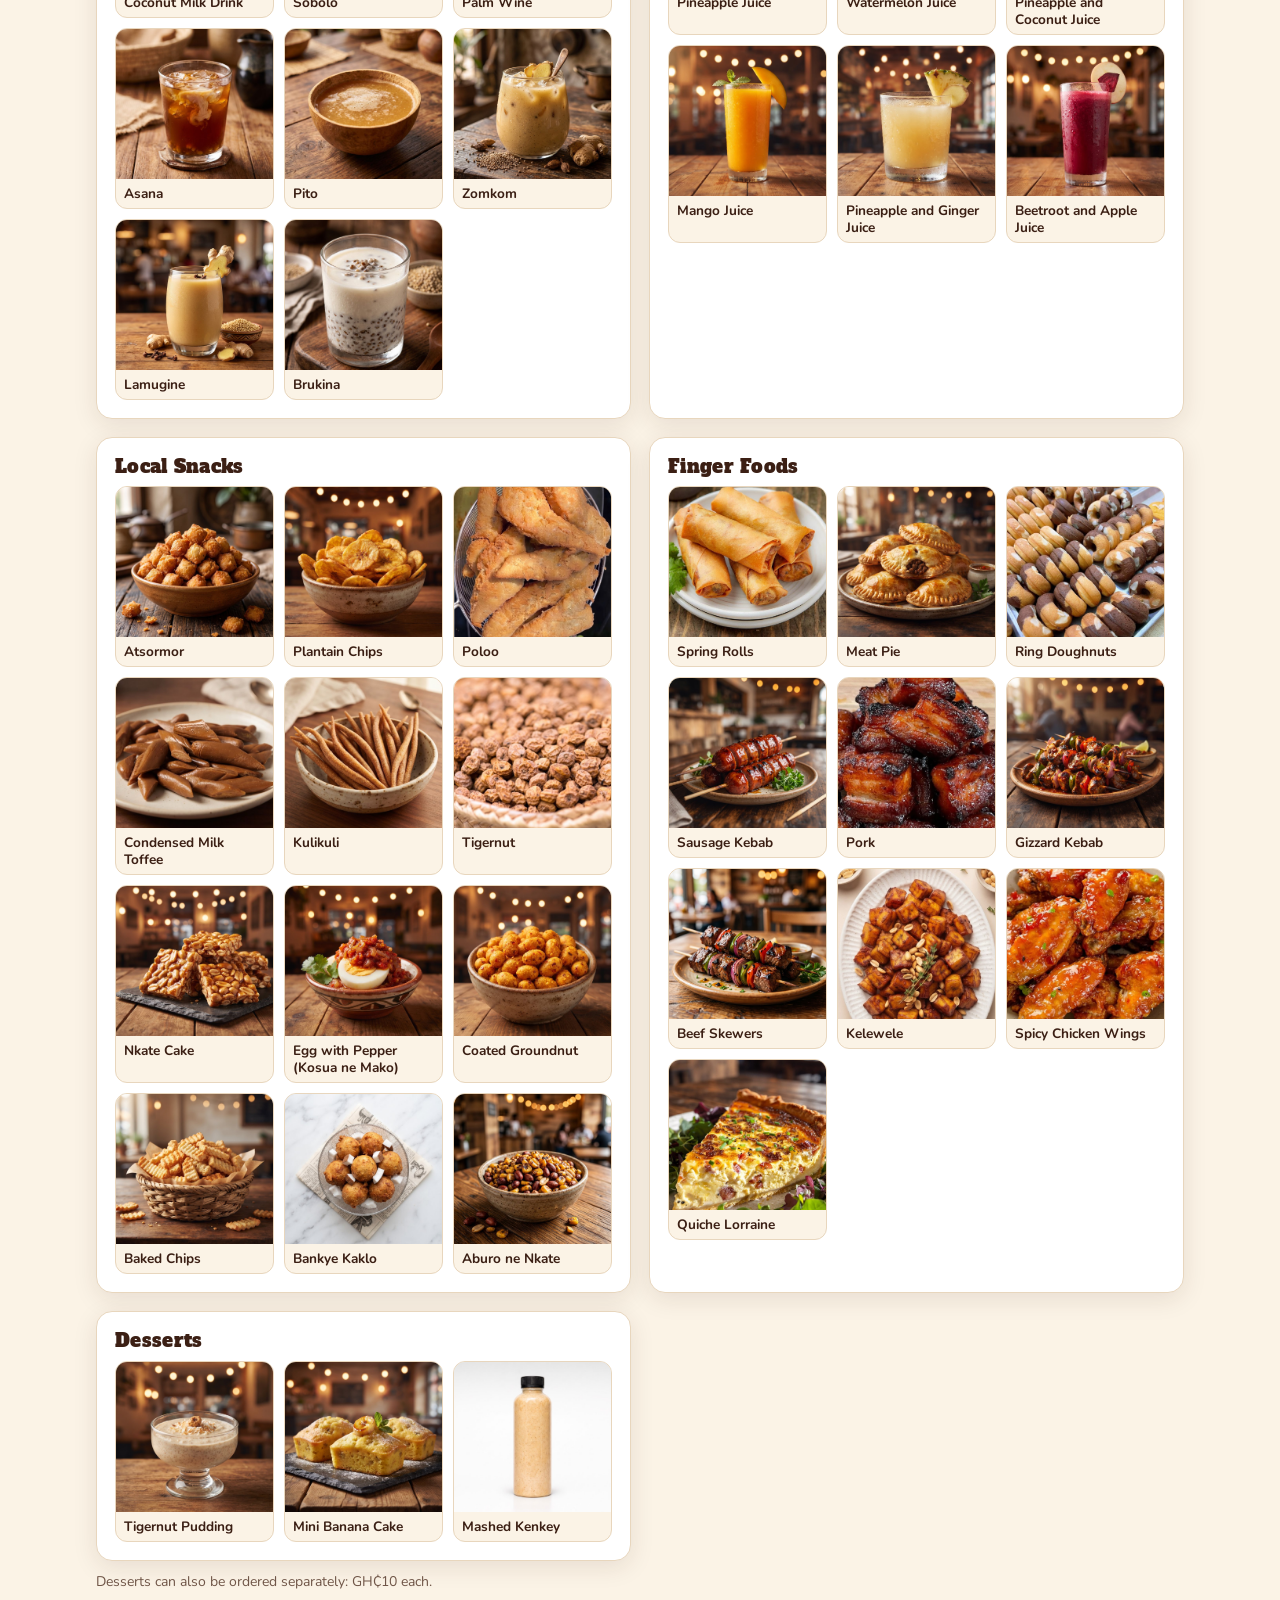
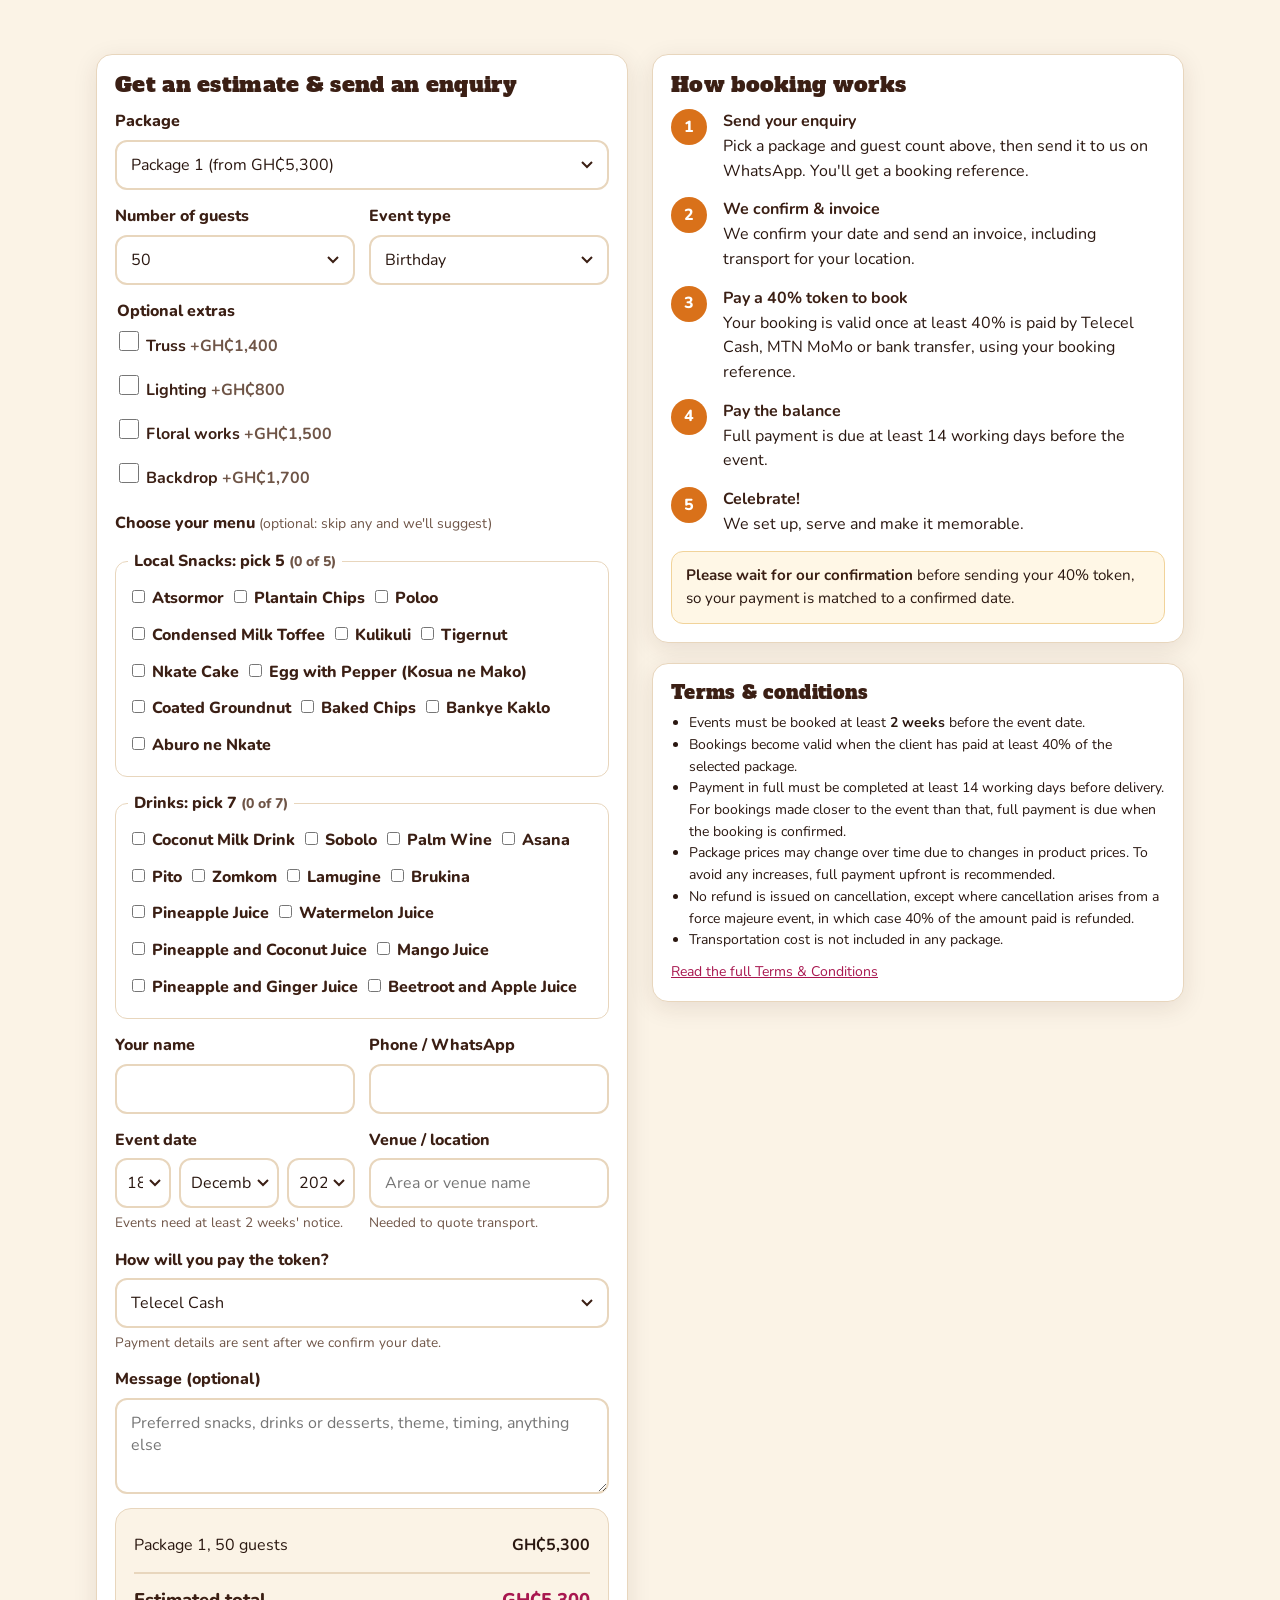
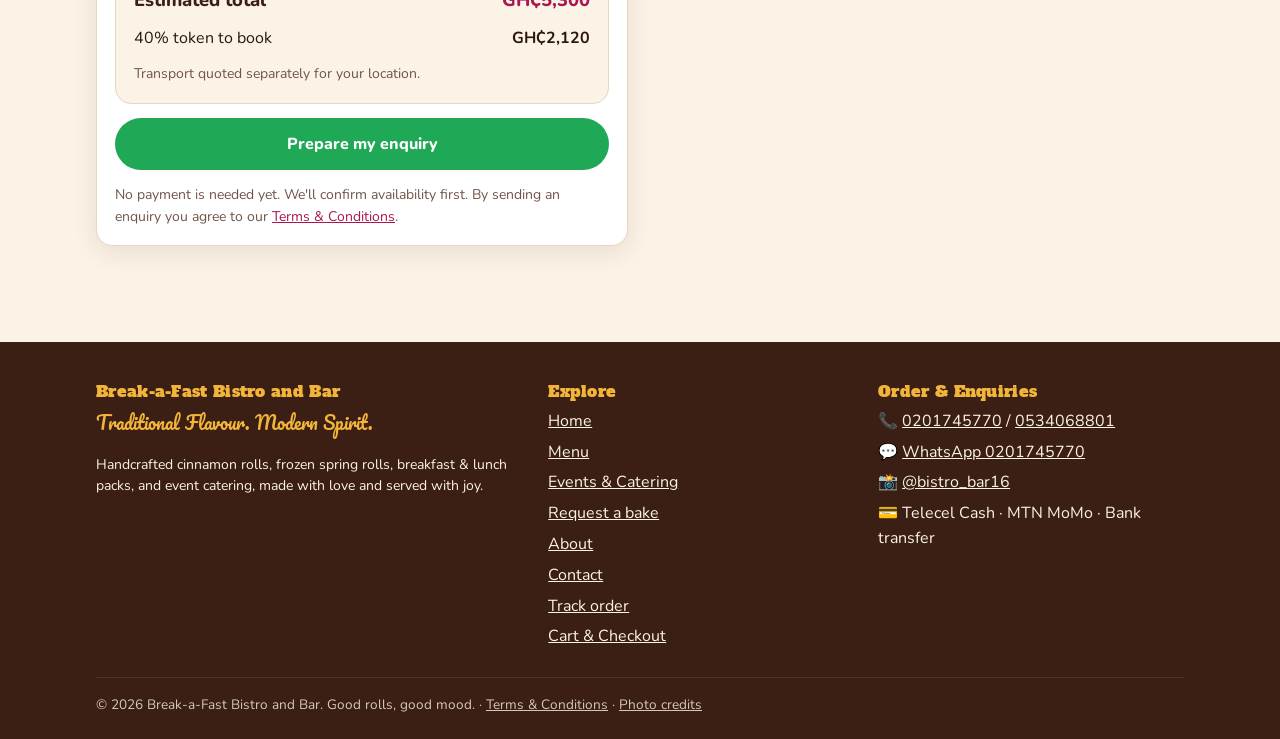
<file: events.html>
<!doctype html>
<html lang="en">
<head>
<meta charset="utf-8">
<meta name="viewport" content="width=device-width, initial-scale=1">
<title>Events & Catering Packages | Break-a-Fast Bistro and Bar</title>
<meta name="description" content="Event catering for 20 to 500 guests: local snacks, finger foods, local drinks, bar set-up, desserts and breakfast event packages. Get an instant estimate and book with a 40% deposit.">
<meta property="og:type" content="website">
<meta property="og:site_name" content="Break-a-Fast Bistro &amp; Bar">
<meta property="og:title" content="Events &amp; Catering | Break-a-Fast Bistro &amp; Bar">
<meta property="og:description" content="Party &amp; breakfast event packages for 20 to 500 guests: local snacks, finger foods, local drinks, bar set-up and desserts.">
<meta property="og:url" content="https://break-a-fast.onrender.com/events.html">
<meta property="og:image" content="https://break-a-fast.onrender.com/assets/img/share-events.jpg">
<meta property="og:image:secure_url" content="https://break-a-fast.onrender.com/assets/img/share-events.jpg">
<meta property="og:image:type" content="image/jpeg">
<meta property="og:image:width" content="1200">
<meta property="og:image:height" content="630">
<meta property="og:image:alt" content="Break-a-Fast Bistro &amp; Bar">
<meta name="twitter:card" content="summary_large_image">
<meta name="theme-color" content="#3b1f14">
<link rel="icon" href="assets/img/favicon.png">
<link rel="preconnect" href="https://fonts.googleapis.com">
<link rel="preconnect" href="https://fonts.gstatic.com" crossorigin>
<link href="https://fonts.googleapis.com/css2?family=Alfa+Slab+One&family=Nunito:wght@400;700;800&family=Pacifico&display=swap" rel="stylesheet">
<link rel="stylesheet" href="css/styles.css?v=76c782bd">
<script src="js/config.js?v=4615361c" defer></script>
<script src="js/products.js?v=8b8feca8" defer></script>
<script src="js/events-data.js?v=be1a756b" defer></script>
<script src="js/photos.js?v=29cabd17" defer></script>
<script src="js/app.js?v=2f5a4673" defer></script>
<script src="js/events.js?v=d5651c91" defer></script>
</head>
<body>
<main id="main" class="wrap">
  <div class="page-head">
    <h1>Events &amp; Catering</h1>
    <p>Birthdays, weddings, corporate events, bridal showers, family gatherings and church programmes. We bring the snacks, the drinks, the bar and the joy. Bulk orders of cinnamon rolls, spring rolls, pastry boxes and refreshment packs are welcome too.</p>
  </div>

  <span id="packages" style="display:block;scroll-margin-top:80px"></span>
  <div class="pkg-tabs" role="tablist" id="group-tabs"></div>
  <p class="muted" id="group-intro"></p>
  <div class="grid grid-3" id="pkg-grid"></div>
  <ul class="small muted" id="group-notes" style="margin-top:16px"></ul>

  <section id="menu-section" style="margin-top:28px"><span id="local-bar"></span>
    <h2>What you can choose from</h2>
    <p class="muted">These are the local snacks, drinks, finger foods and desserts your package covers. Each package lets you pick a set number from these lists (see the package cards above). Drinks can be any mix of Local Drinks and Fresh Juices.</p>
    <div class="grid grid-2" id="event-menu"></div>
    <p class="small muted" id="dessert-note" style="margin-top:10px"></p>
  </section>

  <section class="section">
    <div class="split">
      <div class="panel" id="enquiry">
        <h2>Get an estimate &amp; send an enquiry</h2>
        <form class="form" id="event-form" novalidate>
          <div class="field">
            <label for="e-pkg">Package</label>
            <select id="e-pkg" name="pkg"></select>
          </div>
          <div class="row-2">
            <div class="field">
              <label for="e-guests">Number of guests</label>
              <select id="e-guests" name="guests"></select>
            </div>
            <div class="field">
              <label for="e-type">Event type</label>
              <select id="e-type" name="type">
                <option>Birthday</option><option>Wedding</option><option>Corporate event</option><option>Bridal shower</option>
                <option>Family gathering</option><option>Church programme</option><option>Other</option>
              </select>
            </div>
          </div>
          <fieldset class="field" style="border:0;padding:0;margin:0">
            <legend style="font-weight:800;color:var(--brown);margin-bottom:6px">Optional extras</legend>
            <div id="e-addons" style="display:grid;gap:8px"></div>
          </fieldset>
          <div id="e-picks" style="display:grid;gap:14px"></div>
          <div class="row-2">
            <div class="field">
              <label for="e-name">Your name</label>
              <input id="e-name" name="name" autocomplete="name" required>
              <div class="err">Please enter your name.</div>
            </div>
            <div class="field">
              <label for="e-phone">Phone / WhatsApp</label>
              <input id="e-phone" name="phone" type="tel" inputmode="tel" autocomplete="tel" required>
              <div class="err">Please enter a valid phone number.</div>
            </div>
          </div>
          <div class="row-2">
            <div class="field">
              <label for="e-date">Event date</label>
              <input id="e-date" name="date" type="date" required>
              <div class="err">Events must be booked at least 2 weeks ahead. Please choose a later date.</div><div class="hint">Events need at least 2 weeks' notice.</div>
            </div>
            <div class="field">
              <label for="e-venue">Venue / location</label>
              <input id="e-venue" name="venue" placeholder="Area or venue name">
              <div class="hint">Needed to quote transport.</div>
            </div>
          </div>
          <div class="field">
            <label for="e-pay">How will you pay the token?</label>
            <select id="e-pay" name="payment"></select>
            <div class="hint">Payment details are sent after we confirm your date.</div>
          </div>
          <div class="field">
            <label for="e-msg">Message (optional)</label>
            <textarea id="e-msg" name="message" placeholder="Preferred snacks, drinks or desserts, theme, timing, anything else"></textarea>
          </div>
          <div class="panel" style="background:var(--cream);box-shadow:none" id="estimate" aria-live="polite"></div>
          <button class="btn btn-wa btn-block" type="submit">Prepare my enquiry</button>
          <p class="small muted" style="margin:0">No payment is needed yet. We'll confirm availability first. By sending an enquiry you agree to our <a href="terms.html#events" target="_blank" rel="noopener">Terms &amp; Conditions</a>.</p>
        </form>
      </div>

      <div style="display:grid;gap:20px">
        <div class="panel">
          <h2>How booking works</h2>
          <ol class="timeline">
            <li><div><b>Send your enquiry</b>Pick a package and guest count above, then send it to us on WhatsApp. You'll get a booking reference.</div></li>
            <li><div><b>We confirm &amp; invoice</b>We confirm your date and send an invoice, including transport for your location.</div></li>
            <li><div><b>Pay a 40% token to book</b>Your booking is valid once at least 40% is paid by Telecel Cash, MTN MoMo or bank transfer, using your booking reference.</div></li>
            <li><div><b>Pay the balance</b>Full payment is due at least 14 working days before the event.</div></li>
            <li><div><b>Celebrate!</b>We set up, serve and make it memorable.</div></li>
          </ol>
          <div class="notice" style="margin-top:14px"><b>Please wait for our confirmation</b> before sending your 40% token, so your payment is matched to a confirmed date.</div>
        </div>
        <div class="panel">
          <h3>Terms &amp; conditions</h3>
          <ul class="small" style="padding-left:18px;margin:0">
            <li>Events must be booked at least <b>2 weeks</b> before the event date.</li>
            <li>Bookings become valid when the client has paid at least 40% of the selected package.</li>
            <li>Payment in full must be completed at least 14 working days before delivery. For bookings made closer to the event than that, full payment is due when the booking is confirmed.</li>
            <li>Package prices may change over time due to changes in product prices. To avoid any increases, full payment upfront is recommended.</li>
            <li>No refund is issued on cancellation, except where cancellation arises from a force majeure event, in which case 40% of the amount paid is refunded.</li>
            <li>Transportation cost is not included in any package.</li>
          </ul>
          <p class="small" style="margin:10px 0 0"><a href="terms.html#events">Read the full Terms &amp; Conditions</a></p>
        </div>
      </div>
    </div>
  </section>

</main>
</body>
</html>
</file>
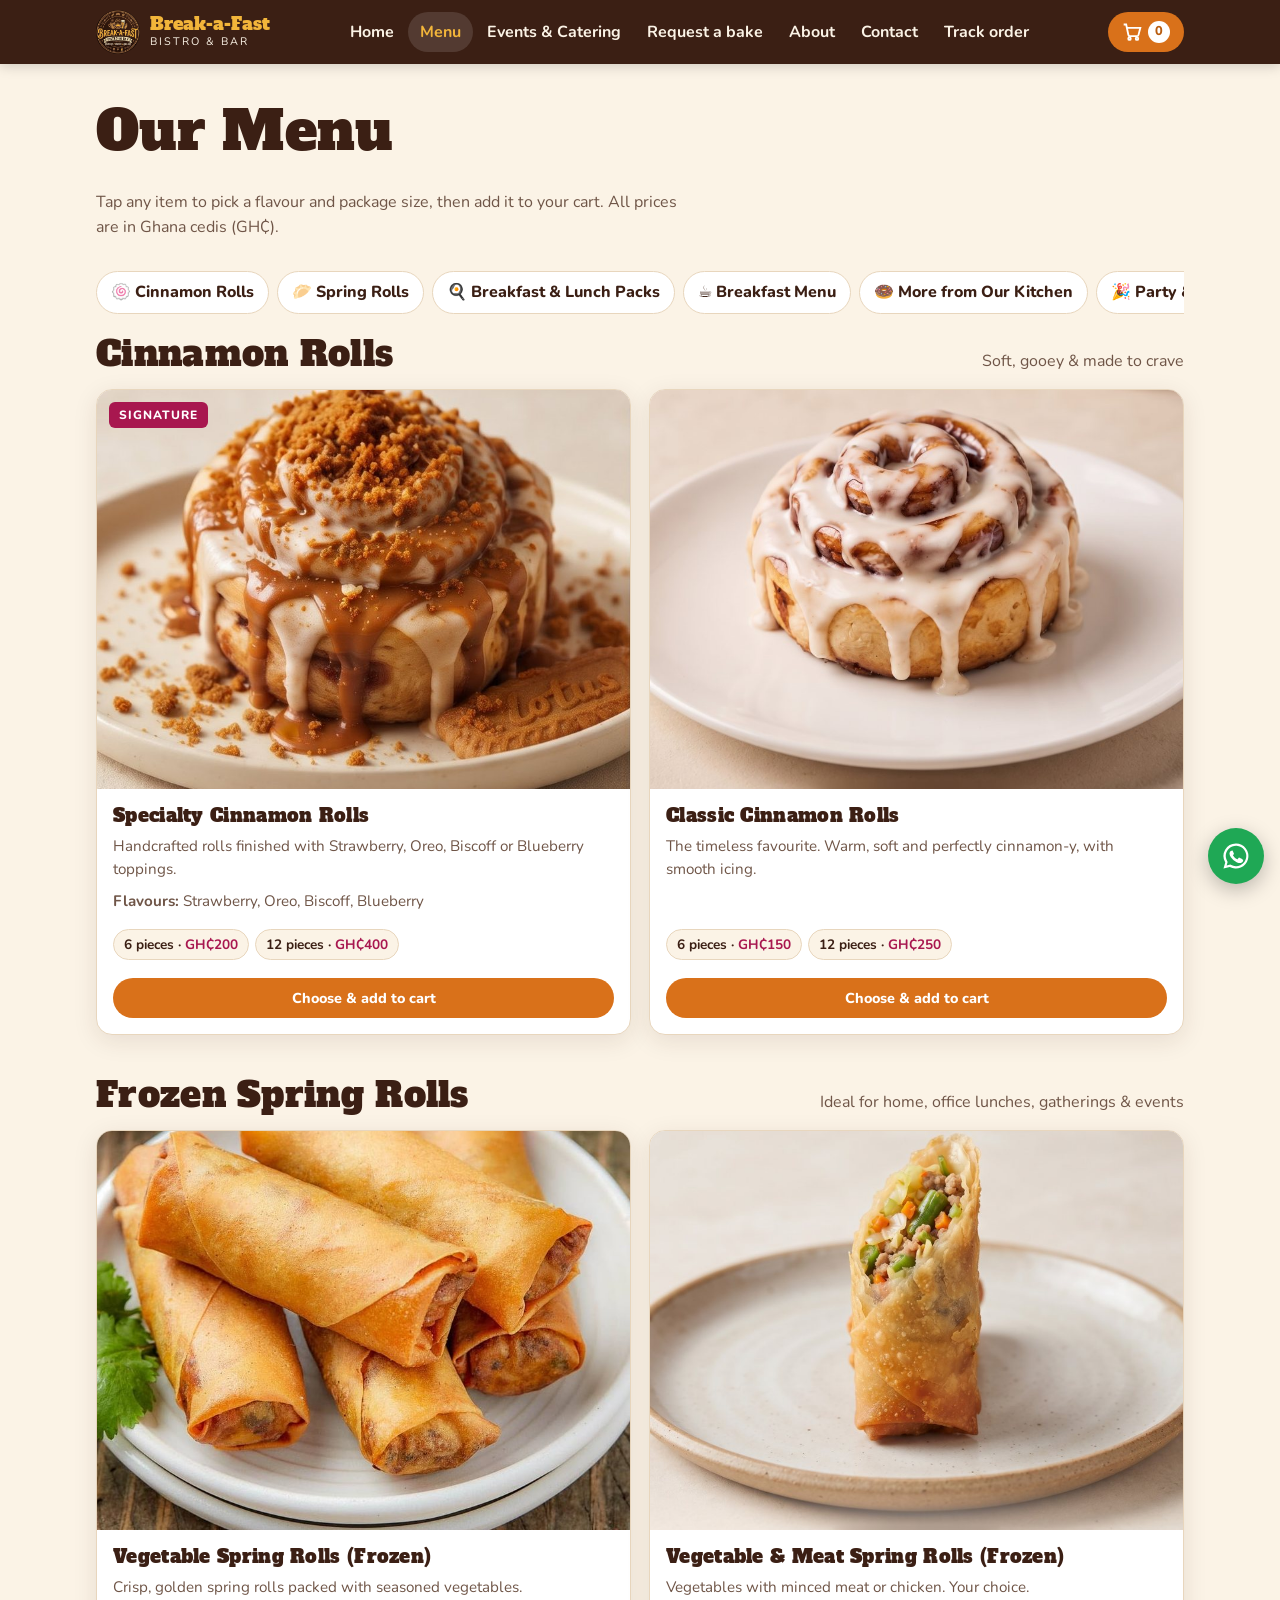
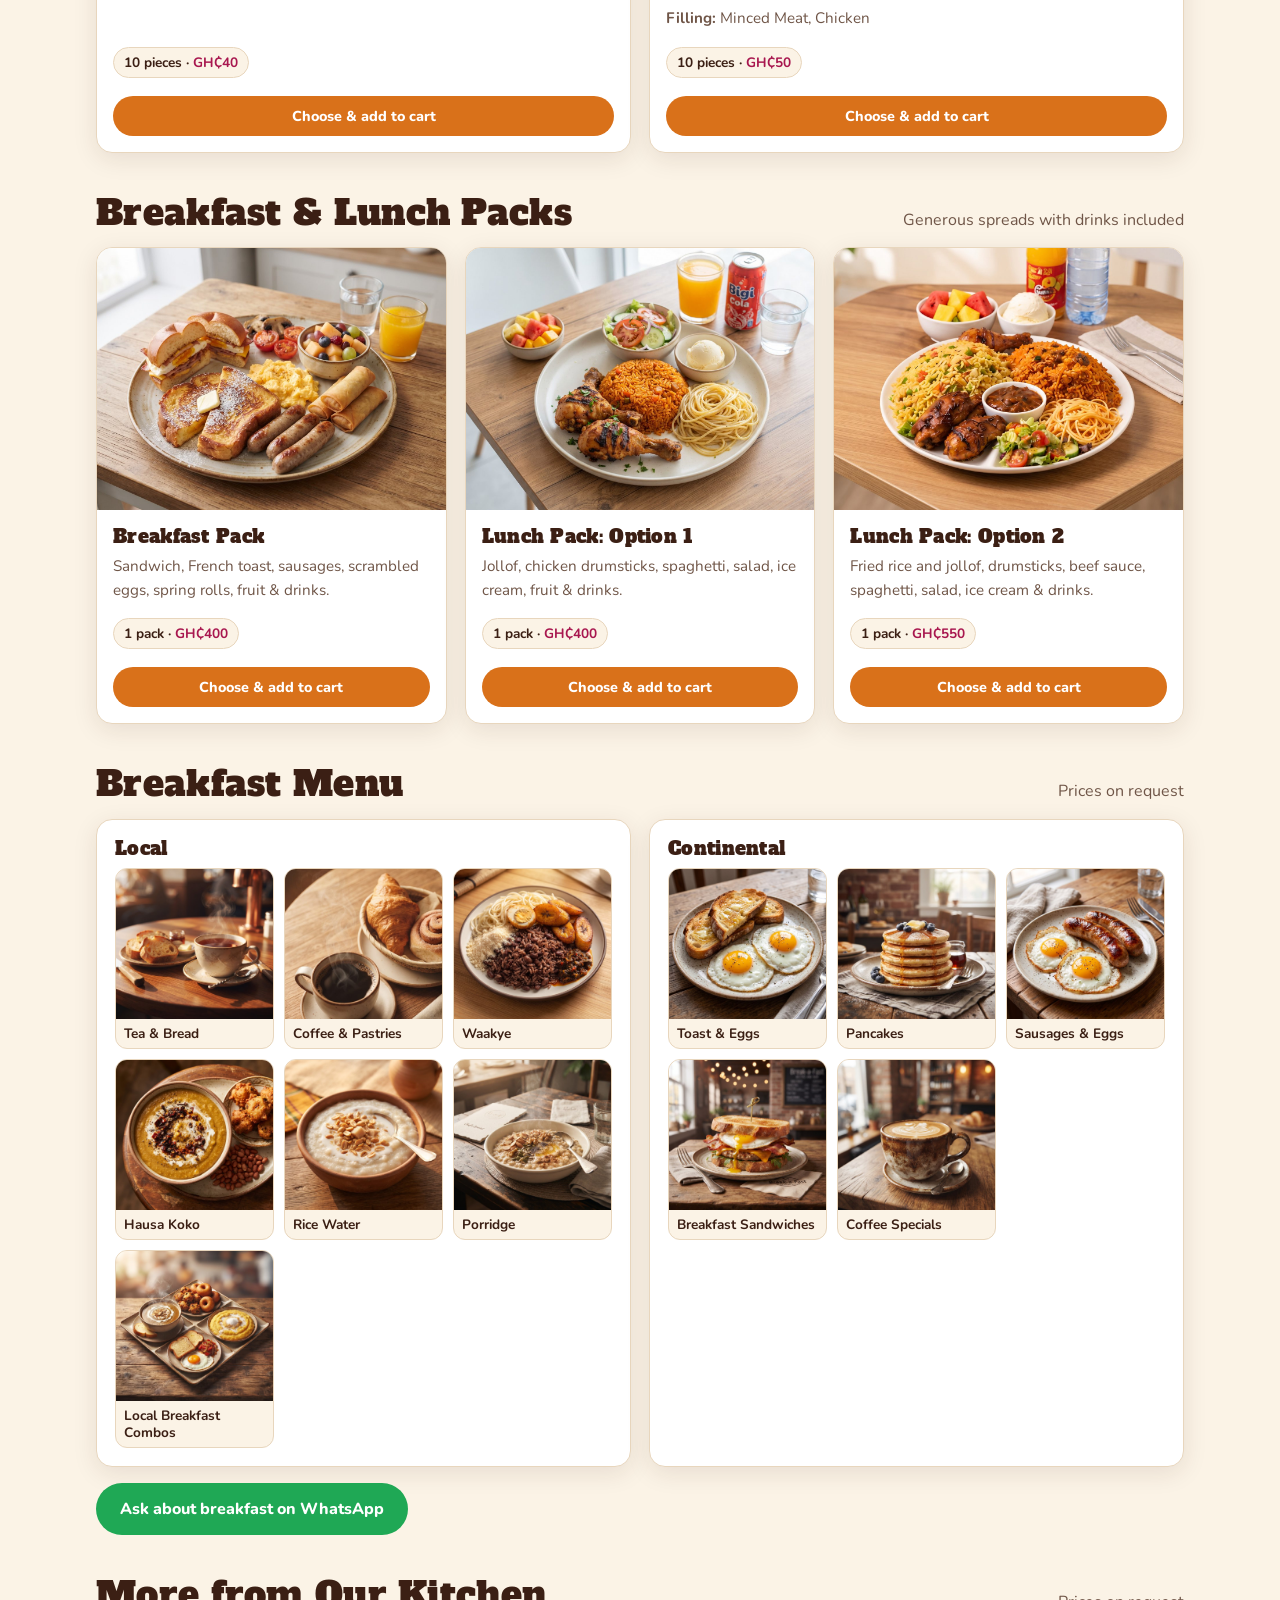
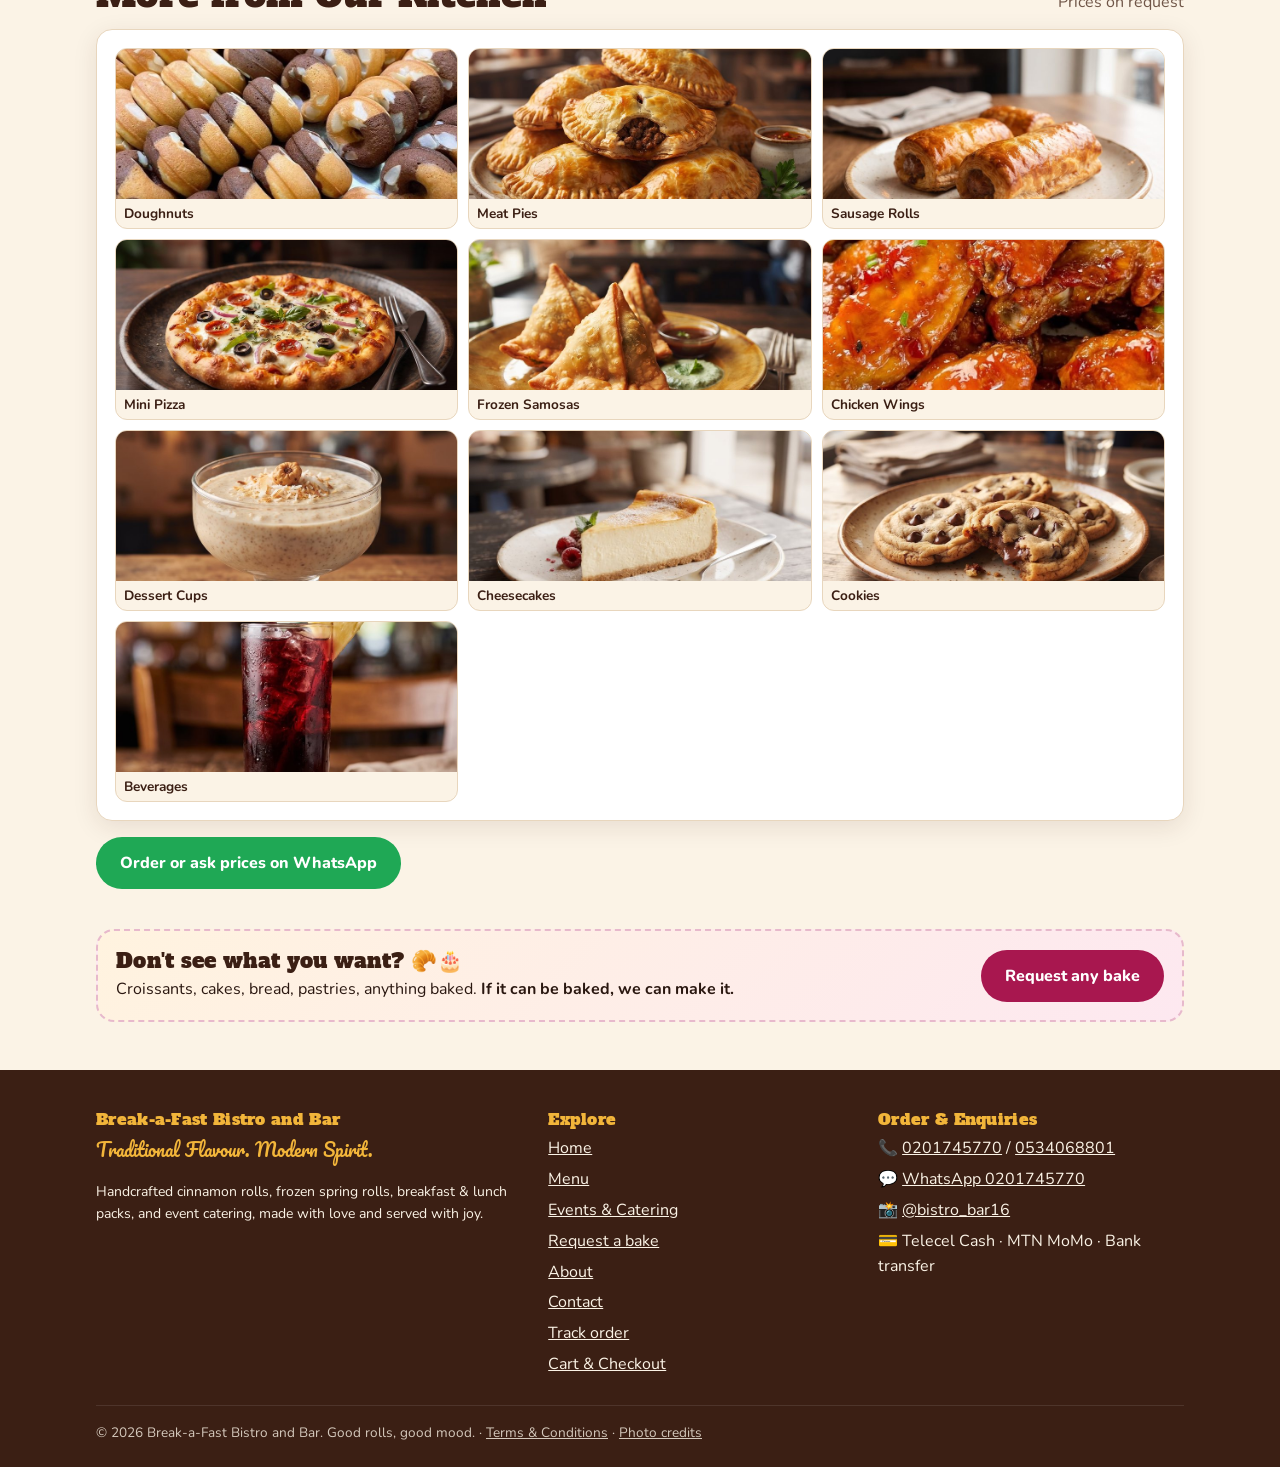
<file: menu.html>
<!doctype html>
<html lang="en">
<head>
<meta charset="utf-8">
<meta name="viewport" content="width=device-width, initial-scale=1">
<title>Menu & Prices | Break-a-Fast Bistro and Bar</title>
<meta name="description" content="Full menu and prices in GH₵: specialty and classic cinnamon rolls, frozen vegetable and meat spring rolls, breakfast and lunch packs, and local and continental breakfast.">
<meta property="og:type" content="website">
<meta property="og:site_name" content="Break-a-Fast Bistro &amp; Bar">
<meta property="og:title" content="Our Menu | Break-a-Fast Bistro &amp; Bar">
<meta property="og:description" content="Cinnamon rolls, frozen spring rolls, breakfast &amp; lunch packs, breakfast menu and more. Order online, pay by MoMo or bank.">
<meta property="og:url" content="https://break-a-fast.onrender.com/menu.html">
<meta property="og:image" content="https://break-a-fast.onrender.com/assets/img/share.jpg">
<meta property="og:image:secure_url" content="https://break-a-fast.onrender.com/assets/img/share.jpg">
<meta property="og:image:type" content="image/jpeg">
<meta property="og:image:width" content="1200">
<meta property="og:image:height" content="630">
<meta property="og:image:alt" content="Break-a-Fast Bistro &amp; Bar">
<meta name="twitter:card" content="summary_large_image">
<meta name="theme-color" content="#3b1f14">
<link rel="icon" href="assets/img/favicon.png">
<link rel="preconnect" href="https://fonts.googleapis.com">
<link rel="preconnect" href="https://fonts.gstatic.com" crossorigin>
<link href="https://fonts.googleapis.com/css2?family=Alfa+Slab+One&family=Nunito:wght@400;700;800&family=Pacifico&display=swap" rel="stylesheet">
<link rel="stylesheet" href="css/styles.css?v=76c782bd">
<script src="js/config.js?v=4615361c" defer></script>
<script src="js/products.js?v=8b8feca8" defer></script>
<script src="js/photos.js?v=29cabd17" defer></script>
<script src="js/app.js?v=2f5a4673" defer></script>
</head>
<body>
<main id="main" class="wrap">
  <div class="page-head">
    <h1>Our Menu</h1>
    <p>Tap any item to pick a flavour and package size, then add it to your cart. All prices are in Ghana cedis (GH₵).</p>
  </div>
  <nav class="cat-tabs" aria-label="Menu categories">
    <a href="#cinnamon">🍥 Cinnamon Rolls</a>
    <a href="#spring">🥟 Spring Rolls</a>
    <a href="#meals">🍳 Breakfast &amp; Lunch Packs</a>
    <a href="#breakfast">☕ Breakfast Menu</a>
    <a href="#more">🍩 More from Our Kitchen</a>
    <a href="events.html">🎉 Party &amp; Events</a>
  </nav>

  <section class="cat-block" id="cinnamon">
    <div class="cat-head"><h2>Cinnamon Rolls</h2><span class="muted">Soft, gooey &amp; made to crave</span></div>
    <div class="grid grid-2" data-products="cinnamon"></div>
  </section>

  <section class="cat-block" id="spring">
    <div class="cat-head"><h2>Frozen Spring Rolls</h2><span class="muted">Ideal for home, office lunches, gatherings &amp; events</span></div>
    <div class="grid grid-2" data-products="spring"></div>
  </section>

  <section class="cat-block" id="meals">
    <div class="cat-head"><h2>Breakfast &amp; Lunch Packs</h2><span class="muted">Generous spreads with drinks included</span></div>
    <div class="grid grid-3" data-products="meals"></div>
  </section>

  <section class="cat-block" id="breakfast">
    <div class="cat-head"><h2>Breakfast Menu</h2><span class="muted">Prices on request</span></div>
    <div class="grid grid-2">
      <div class="panel">
        <h3>Local</h3>
        <div class="menu-tiles" id="bf-local"></div>
      </div>
      <div class="panel">
        <h3>Continental</h3>
        <div class="menu-tiles" id="bf-cont"></div>
      </div>
    </div>
    <p style="margin-top:16px"><a class="btn btn-wa" data-wa="Hello Break-a-Fast! I'd like to ask about your breakfast menu and prices." target="_blank" rel="noopener">Ask about breakfast on WhatsApp</a></p>
  </section>

  <section class="cat-block" id="more">
    <div class="cat-head"><h2>More from Our Kitchen</h2><span class="muted">Prices on request</span></div>
    <div class="panel"><div class="menu-tiles" id="more-tiles"></div></div>
    <p style="margin-top:16px"><a class="btn btn-wa" data-wa="Hello Break-a-Fast! I'd like to order from your kitchen menu (doughnuts, meat pies, pizza, etc.). Please share prices." target="_blank" rel="noopener">Order or ask prices on WhatsApp</a></p>
  </section>

  <div class="request-cta" id="request">
        <div><h2>Don't see what you want? 🥐🎂</h2><p>Croissants, cakes, bread, pastries, anything baked. <b>If it can be baked, we can make it.</b></p></div>
        <a class="btn" href="request.html">Request any bake</a>
      </div>
</main>
<script>
  document.addEventListener("DOMContentLoaded", () => {
    const m = window.BAF_BREAKFAST_MENU, e = BAF.esc;
    const PH = window.BAF_MENU_PHOTOS || {};
    const tile = (x) => PH[x]
      ? `<figure class="tile"><img src="${e(PH[x])}" alt="${e(x)}" loading="lazy" width="200" height="150"><figcaption>${e(x)}</figcaption></figure>`
      : `<figure class="tile no-photo"><div class="ph" aria-hidden="true">${e(x.charAt(0))}</div><figcaption>${e(x)}</figcaption></figure>`;
    document.getElementById("bf-local").innerHTML = m.local.map(tile).join("");
    document.getElementById("bf-cont").innerHTML = m.continental.map(tile).join("");
    document.getElementById("more-tiles").innerHTML = (window.BAF_MORE_MENU || []).map(tile).join("");
    BAF.jumpToHash();
  });
</script>
</body>
</html>
</file>
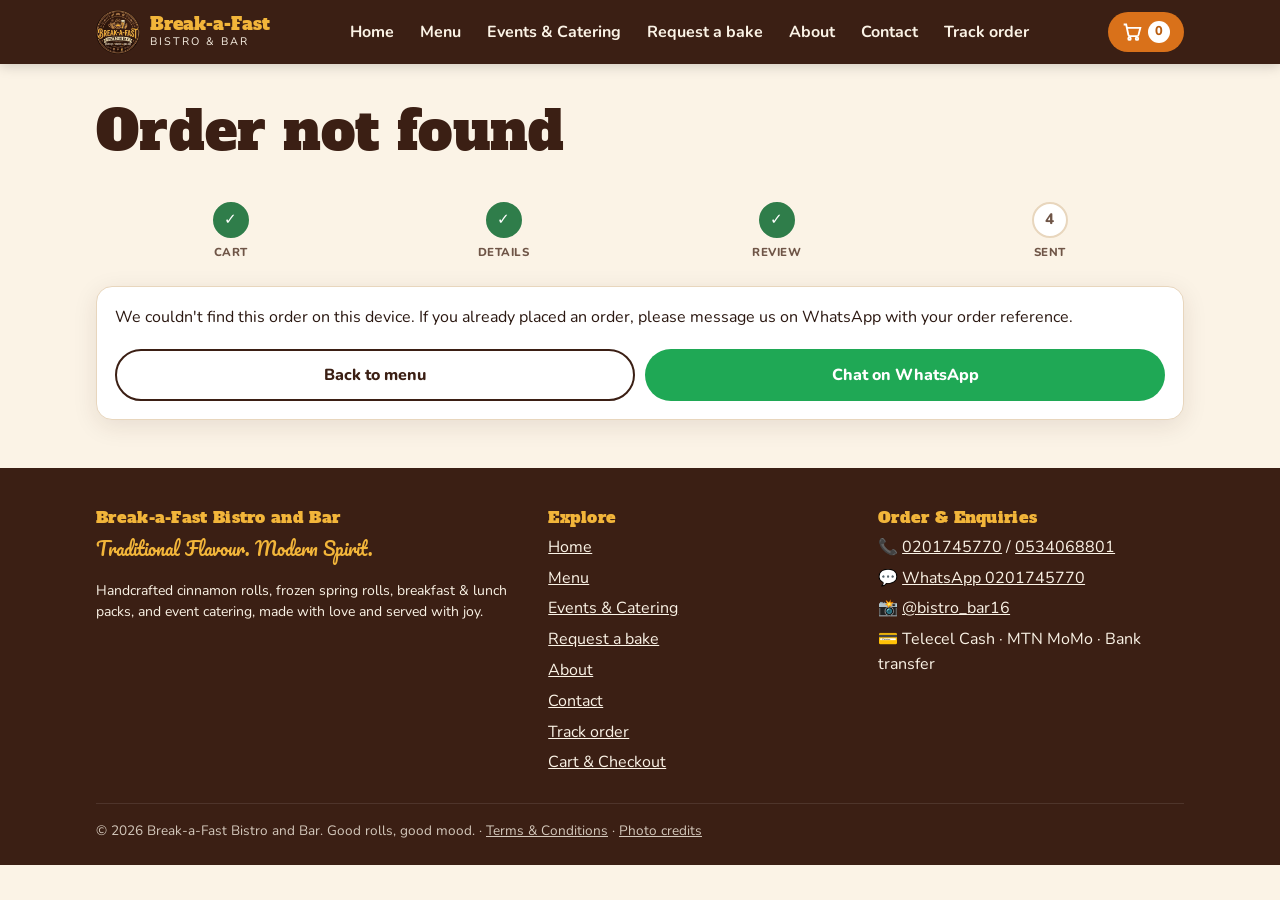
<file: order.html>
<!doctype html>
<html lang="en">
<head>
<meta charset="utf-8">
<meta name="viewport" content="width=device-width, initial-scale=1">
<title>Pay & Confirm Your Order | Break-a-Fast Bistro and Bar</title>
<meta name="description" content="Pay for your Break-a-Fast order and confirm your payment on WhatsApp.">
<meta name="robots" content="noindex">
<meta property="og:type" content="website">
<meta property="og:site_name" content="Break-a-Fast Bistro &amp; Bar">
<meta property="og:title" content="Your order | Break-a-Fast Bistro &amp; Bar">
<meta property="og:description" content="Pay and confirm your Break-a-Fast order.">
<meta property="og:url" content="https://break-a-fast.onrender.com/order.html">
<meta property="og:image" content="https://break-a-fast.onrender.com/assets/img/share.jpg">
<meta property="og:image:secure_url" content="https://break-a-fast.onrender.com/assets/img/share.jpg">
<meta property="og:image:type" content="image/jpeg">
<meta property="og:image:width" content="1200">
<meta property="og:image:height" content="630">
<meta property="og:image:alt" content="Break-a-Fast Bistro &amp; Bar">
<meta name="twitter:card" content="summary_large_image">
<meta name="theme-color" content="#3b1f14">
<link rel="icon" href="assets/img/favicon.png">
<link rel="preconnect" href="https://fonts.googleapis.com">
<link rel="preconnect" href="https://fonts.gstatic.com" crossorigin>
<link href="https://fonts.googleapis.com/css2?family=Alfa+Slab+One&family=Nunito:wght@400;700;800&family=Pacifico&display=swap" rel="stylesheet">
<link rel="stylesheet" href="css/styles.css?v=76c782bd">
<script src="js/config.js?v=4615361c" defer></script>
<script src="js/products.js?v=8b8feca8" defer></script>
<script src="js/app.js?v=2f5a4673" defer></script>
<script src="js/order.js?v=ef231a0e" defer></script>
</head>
<body class="no-float">
<main id="main" class="wrap">
  <div class="page-head" id="head"></div>

  <ol class="steps" id="steps" aria-label="Order progress">
    <li data-s="1" class="done">Cart</li>
    <li data-s="2" class="done">Details</li>
    <li data-s="3" class="done">Review</li>
    <li data-s="4">Sent</li>
  </ol>

  <div id="order-root"></div>
</main>
</body>
</html>
</file>
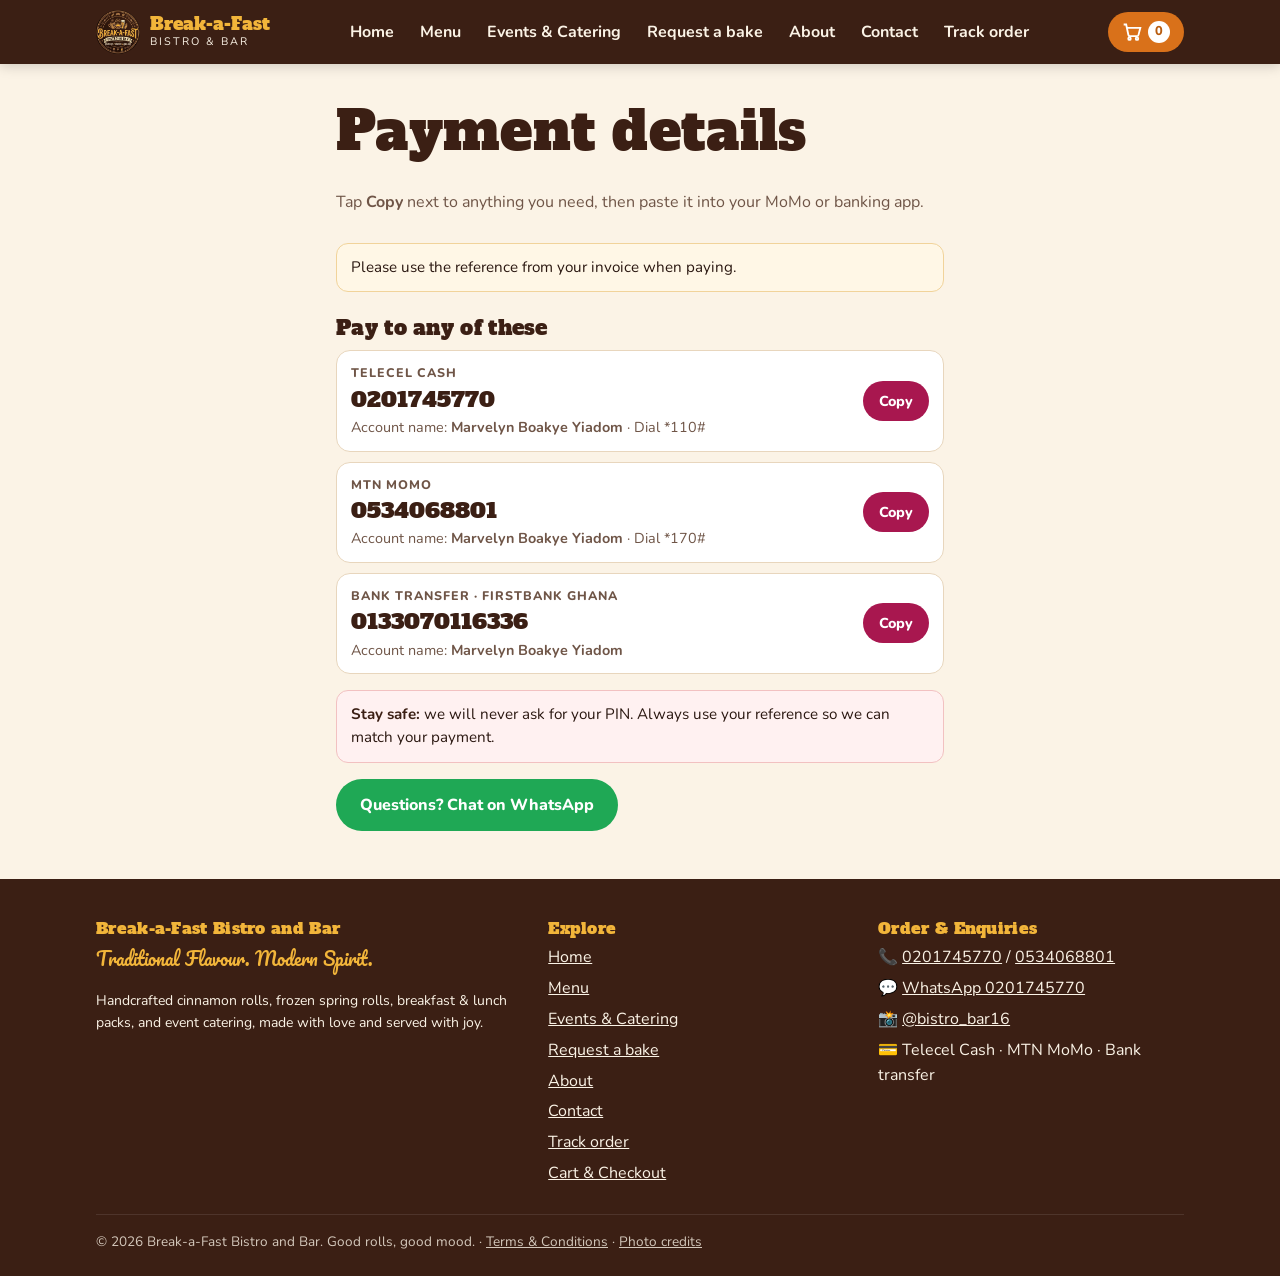
<file: pay.html>
<!doctype html>
<html lang="en">
<head>
<meta charset="utf-8">
<meta name="viewport" content="width=device-width, initial-scale=1">
<title>Payment Details | Break-a-Fast Bistro and Bar</title>
<meta name="robots" content="noindex">
<meta property="og:type" content="website">
<meta property="og:site_name" content="Break-a-Fast Bistro &amp; Bar">
<meta property="og:title" content="Payment details | Break-a-Fast Bistro &amp; Bar">
<meta property="og:description" content="Tap to copy your reference and the payment numbers for Break-a-Fast.">
<meta property="og:url" content="https://break-a-fast.onrender.com/pay.html">
<meta property="og:image" content="https://break-a-fast.onrender.com/assets/img/share.jpg">
<meta property="og:image:secure_url" content="https://break-a-fast.onrender.com/assets/img/share.jpg">
<meta property="og:image:type" content="image/jpeg">
<meta property="og:image:width" content="1200">
<meta property="og:image:height" content="630">
<meta property="og:image:alt" content="Break-a-Fast Bistro &amp; Bar">
<meta name="twitter:card" content="summary_large_image">
<meta name="theme-color" content="#3b1f14">
<link rel="icon" href="assets/img/favicon.png">
<link rel="preconnect" href="https://fonts.googleapis.com">
<link rel="preconnect" href="https://fonts.gstatic.com" crossorigin>
<link href="https://fonts.googleapis.com/css2?family=Alfa+Slab+One&family=Nunito:wght@400;700;800&family=Pacifico&display=swap" rel="stylesheet">
<link rel="stylesheet" href="css/styles.css?v=76c782bd">
<script src="js/config.js?v=4615361c" defer></script>
<script src="js/products.js?v=8b8feca8" defer></script>
<script src="js/app.js?v=2f5a4673" defer></script>
<style>
  .copyrow { display: flex; align-items: center; justify-content: space-between; gap: 12px; background: #fff; border: 1px solid var(--line); border-radius: 14px; padding: 12px 14px; }
  .copyrow .lbl { font-size: .78rem; letter-spacing: 1px; text-transform: uppercase; color: var(--muted); font-weight: 800; }
  .copyrow .val { font-family: var(--font-head); font-size: 1.35rem; color: var(--brown); word-break: break-all; }
  .copyrow .sub { font-size: .9rem; color: var(--muted); }
  .copyrow .btn { flex: none; }
  .stack { display: grid; gap: 10px; }
</style>
</head>
<body class="no-float">
<main id="main" class="wrap" style="max-width:640px">
  <div class="page-head">
    <h1>Payment details</h1>
    <p>Tap <b>Copy</b> next to anything you need, then paste it into your MoMo or banking app.</p>
  </div>
  <div class="stack" id="top"></div>
  <h2 style="margin-top:24px;font-size:1.3rem">Pay to any of these</h2>
  <div class="stack" id="methods"></div>
  <section id="paid-box" class="panel" style="margin-top:20px" hidden>
    <h2 style="font-size:1.3rem;margin-bottom:6px">Already paid? Let us know</h2>
    <p class="muted" style="margin-top:0">After sending the money, tell us here so we can confirm it and send your receipt.</p>
    <form class="form" id="paid-form" novalidate>
      <div class="field"><label>What did you pay?</label>
        <div class="choice" id="kind-choices"></div></div>
      <div class="field" id="other-field" hidden><label for="p-amt">Amount paid (GH₵)</label><input id="p-amt" type="number" min="1" step="1" inputmode="decimal"><div class="err">Please enter the amount you paid.</div></div>
      <div class="field"><label for="p-method">Paid with</label><select id="p-method"></select></div>
      <div class="field" id="time-field" hidden><label for="p-time">Delivery time</label><select id="p-time"></select><div class="hint" id="time-hint"></div></div>
      <label class="check"><input type="checkbox" id="p-ok"> <span>I have sent this amount using reference <b id="p-ref"></b>.</span></label>
      <button class="btn btn-block" type="submit" id="p-send" disabled>I've paid</button>
    </form>
    <div id="p-result" style="margin-top:12px"></div>
  </section>
  <div class="notice warn" style="margin-top:16px"><b>Stay safe:</b> we will never ask for your PIN. Always use your reference so we can match your payment.</div>
  <p style="margin-top:16px"><a class="btn btn-wa" data-wa="Hello Break-a-Fast! I have a question about my payment." target="_blank" rel="noopener">Questions? Chat on WhatsApp</a></p>
</main>
<script>
  document.addEventListener("DOMContentLoaded", () => {
    const { esc, money, copyText, config: C } = BAF;
    const q = new URLSearchParams(location.search);
    const ref = (q.get("ref") || "").toUpperCase();
    const okRef = /^(BAF|EVT)-[A-Z0-9]{4,8}$/.test(ref);
    const amt = Number(q.get("amt"));
    const what = q.get("for") === "deposit" ? "Deposit to book" : "Amount to pay";
    const row = (lbl, val, copy, sub = "") => `<div class="copyrow"><div><div class="lbl">${esc(lbl)}</div><div class="val">${esc(val)}</div>${sub ? `<div class="sub">${sub}</div>` : ""}</div><button class="btn btn-sm" data-copy="${esc(copy)}">Copy</button></div>`;
    document.getElementById("top").innerHTML =
      (okRef ? row("Reference (use when paying)", ref, ref) : `<div class="notice">Please use the reference from your invoice when paying.</div>`) +
      (amt > 0 && amt < 1e7 ? row(what, money(amt), String(amt)) : "");
    document.getElementById("methods").innerHTML = C.paymentMethods.map((m) =>
      row(m.kind === "bank" ? `${m.name} · ${m.bank}` : m.name, m.number, m.number, `Account name: <b>${esc(m.accountName)}</b>${m.ussd ? ` · Dial ${esc(m.ussd)}` : ""}`)).join("");
    document.querySelectorAll("[data-copy]").forEach((b) => b.addEventListener("click", () => copyText(b.dataset.copy, b)));

    // Event bookings: report a payment (deposit / full / other)
    const t = q.get("t"), full = Number(q.get("full"));
    const pendDate = q.get("d") || "";
    if (okRef && t) {
      const isOrder = ref.startsWith("BAF-");
      const box = document.getElementById("paid-box"); box.hidden = false;
      document.getElementById("p-ref").textContent = ref;
      const opts = [];
      if (isOrder && amt > 0) opts.push(["full", "Full amount", amt]);
      else if (amt > 0) opts.push(["deposit", `${C.eventDepositPercent}% deposit`, amt]);
      if (!isOrder && full > 0 && full !== amt) opts.push(["full", "Full amount", full]);
      if (!isOrder) opts.push(["other", "Another amount", 0]);
      document.getElementById("kind-choices").innerHTML = opts.map(([k, l, v], i) => `<label><input type="radio" name="kind" value="${k}" data-amt="${v}"${i === 0 ? " checked" : ""}> <span>${esc(l)}${v ? `<small>${money(v)}</small>` : ""}</span></label>`).join("");
      document.getElementById("p-method").innerHTML = C.paymentMethods.map((m) => `<option value="${esc(m.id)}">${esc(m.name)}</option>`).join("");
      const f = document.getElementById("paid-form"), other = document.getElementById("other-field"), send = document.getElementById("p-send"), ok = document.getElementById("p-ok");
      const kind = () => f.querySelector("input[name=kind]:checked");
      // orders for a future date choose their time slot here, after paying
      const tf = document.getElementById("time-field");
      if (isOrder && /^\d{4}-\d{2}-\d{2}$/.test(pendDate)) {
        const OH = Object.assign({ open: 8, close: 19 }, C.orderHours), hr = (h) => (h === 12 ? "12pm" : h > 12 ? h - 12 + "pm" : h + "am");
        const slots = []; for (let h = OH.open; h < OH.close; h++) slots.push(`${hr(h)} to ${hr(h + 1)}`);
        document.getElementById("p-time").innerHTML = slots.map((x) => `<option>${esc(x)}</option>`).join("");
        document.getElementById("time-hint").textContent = "For " + new Date(pendDate + "T12:00:00").toLocaleDateString("en-GB", { weekday: "short", day: "numeric", month: "short", year: "numeric" }) + ". Shown once you tick that you've paid.";
        ok.addEventListener("change", () => (tf.hidden = !ok.checked));
      }
      const PK = "baf_paid_" + ref, markPaid = () => BAF.store.set(PK, Date.now());
      if (BAF.store.get(PK, 0)) {
        f.hidden = true;
        document.getElementById("p-result").innerHTML = `<div class="notice ok"><b>Payment already reported.</b> You've told us you paid for ${esc(ref)}. We're checking it and will send your receipt on WhatsApp.${isOrder ? "" : ` <a href="#" id="p-again">Paying the balance or another amount?</a>`}</div>`;
        const ag = document.getElementById("p-again");
        if (ag) ag.addEventListener("click", (e) => { e.preventDefault(); f.hidden = false; document.getElementById("p-result").innerHTML = ""; });
      }
      const upd = () => { other.hidden = kind().value !== "other"; };
      f.querySelectorAll("input[name=kind]").forEach((r) => r.addEventListener("change", upd)); upd();
      ok.addEventListener("change", () => (send.disabled = !ok.checked));
      f.addEventListener("submit", async (e) => {
        e.preventDefault();
        const k = kind(), amount = k.value === "other" ? Number(document.getElementById("p-amt").value) : Number(k.dataset.amt);
        other.classList.toggle("invalid", !(amount > 0));
        if (!(amount > 0)) return BAF.focusField(document.getElementById("p-amt"));
        send.disabled = true; send.textContent = "Sending…";
        try {
          const pmv = document.getElementById("p-method").value;
          const r = isOrder
            ? await BAF.api("/api/pay", { method: "POST", headers: { "Content-Type": "application/json" }, body: JSON.stringify({ t, payment: pmv, time: tf.hidden ? "" : document.getElementById("p-time").value }) })
            : await BAF.api("/api/event-paid", { method: "POST", headers: { "Content-Type": "application/json" }, body: JSON.stringify({ t, kind: k.value, amount, payment: pmv }) });
          const j = await r.json().catch(() => ({}));
          if (j.already) { f.hidden = true; markPaid(); document.getElementById("p-result").innerHTML = `<div class="notice ok"><b>Payment already reported.</b> ${esc(j.error)}</div>`; return; }
          if (!r.ok) throw new Error(j.error || "Could not send. Please try again.");
          f.hidden = true; markPaid();
          document.getElementById("p-result").innerHTML = `<div class="notice ok"><b>Thank you!</b> We've been told about your payment of ${money(amount)} for ${esc(ref)}${!tf.hidden ? ", delivery " + esc(document.getElementById("p-time").value) : ""}. We'll check it and send your receipt on WhatsApp.</div>`;
        } catch (err) {
          document.getElementById("p-result").innerHTML = `<div class="notice warn"><b>${esc(err.message)}</b></div>`;
          send.disabled = false; send.textContent = "I've paid";
        }
      });
    }
  });
</script>
</body>
</html>
</file>
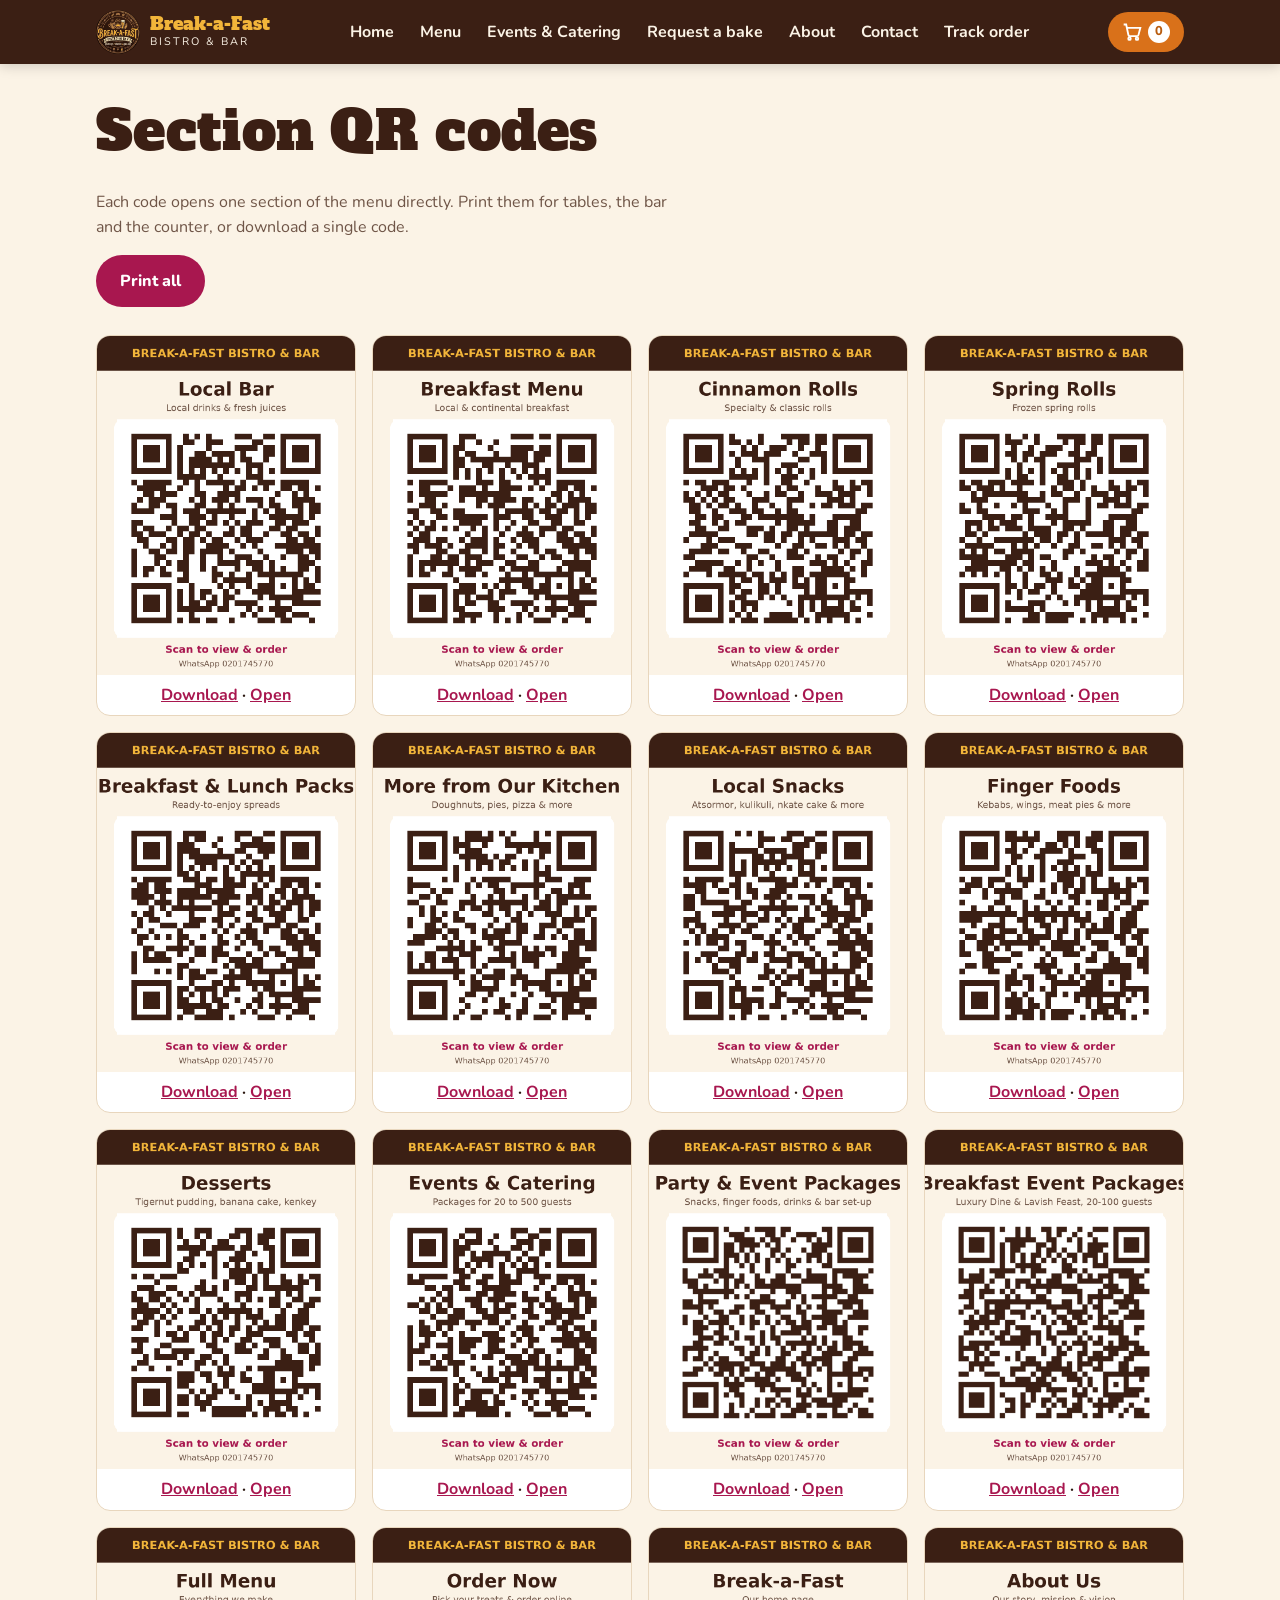
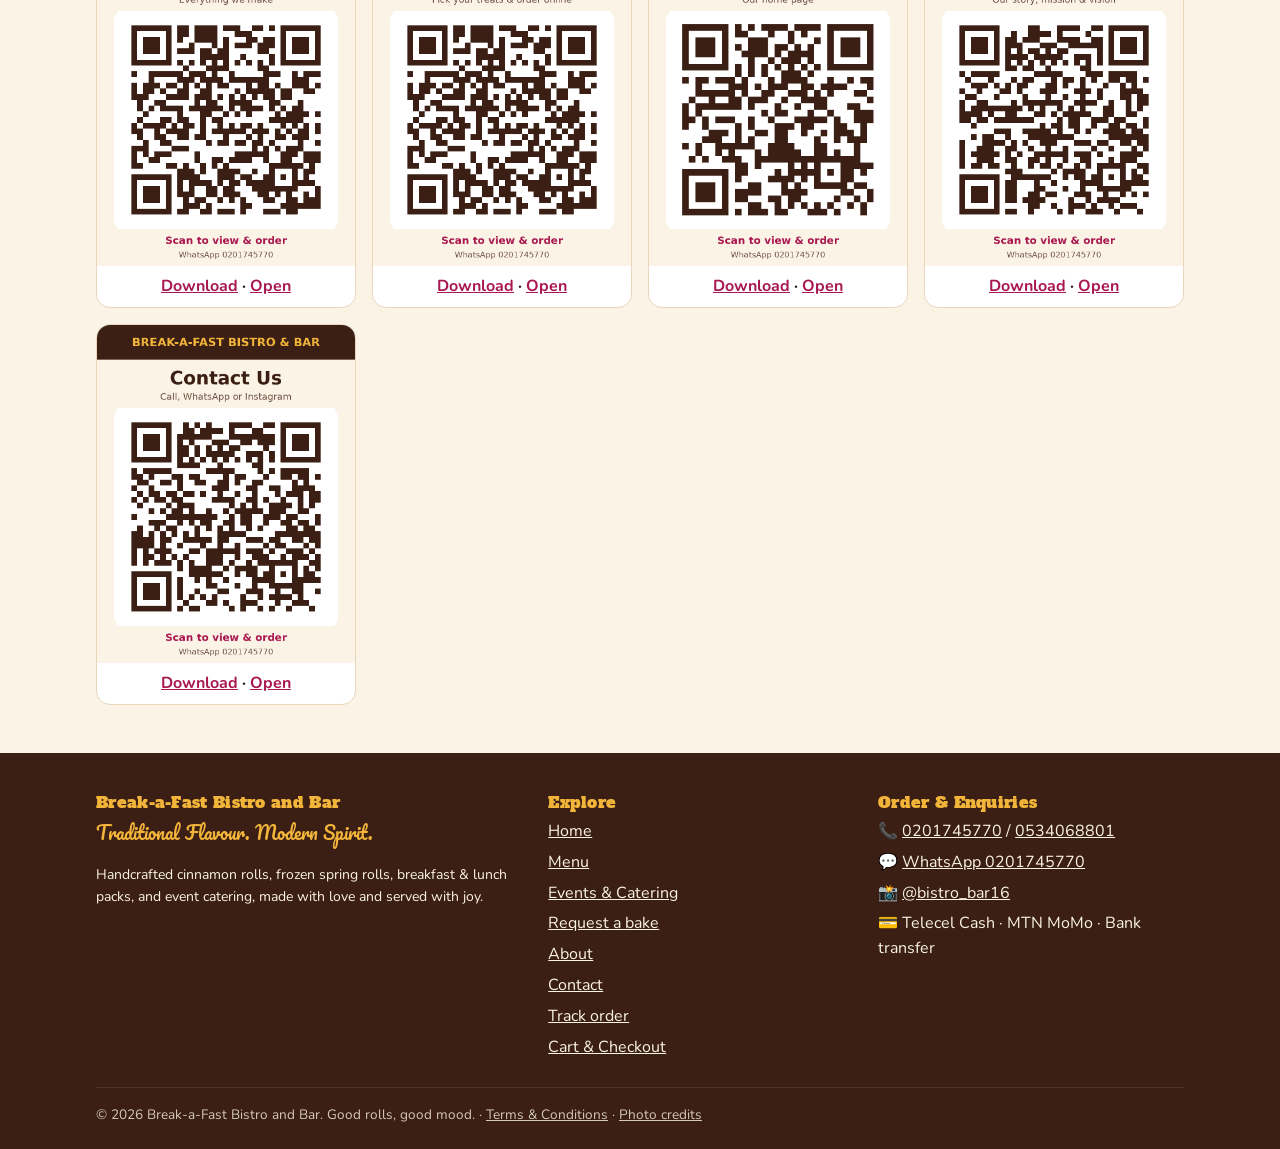
<file: qr.html>
<!doctype html>
<html lang="en">
<head>
<meta charset="utf-8">
<meta name="viewport" content="width=device-width, initial-scale=1">
<title>QR Codes | Break-a-Fast Bistro and Bar</title>
<meta name="robots" content="noindex">
<meta property="og:type" content="website">
<meta property="og:site_name" content="Break-a-Fast Bistro &amp; Bar">
<meta property="og:title" content="Menu QR Codes | Break-a-Fast Bistro &amp; Bar">
<meta property="og:description" content="Scan to open each section of the Break-a-Fast menu.">
<meta property="og:url" content="https://break-a-fast.onrender.com/qr.html">
<meta property="og:image" content="https://break-a-fast.onrender.com/assets/img/share.jpg">
<meta property="og:image:secure_url" content="https://break-a-fast.onrender.com/assets/img/share.jpg">
<meta property="og:image:type" content="image/jpeg">
<meta property="og:image:width" content="1200">
<meta property="og:image:height" content="630">
<meta property="og:image:alt" content="Break-a-Fast Bistro &amp; Bar">
<meta name="twitter:card" content="summary_large_image">
<meta name="theme-color" content="#3b1f14">
<link rel="icon" href="assets/img/favicon.png">
<link href="https://fonts.googleapis.com/css2?family=Alfa+Slab+One&family=Nunito:wght@400;700;800&family=Pacifico&display=swap" rel="stylesheet">
<link rel="stylesheet" href="css/styles.css?v=76c782bd">
<script src="js/config.js?v=4615361c" defer></script>
<script src="js/products.js?v=8b8feca8" defer></script>
<script src="js/app.js?v=2f5a4673" defer></script>
<style>
  .qr-grid { display: grid; gap: 16px; grid-template-columns: repeat(auto-fill, minmax(220px, 1fr)); }
  .qr-card { margin: 0; background: #fff; border: 1px solid var(--line); border-radius: 14px; overflow: hidden; }
  .qr-card img { width: 100%; display: block; }
  .qr-card figcaption { padding: 8px 12px; font-weight: 700; text-align: center; }
  @media print {
    .site-header, .site-footer, .wa-float, .page-head, .no-print, .qr-card figcaption { display: none !important; }
    body { background: #fff; }
    .qr-grid { grid-template-columns: repeat(2, 1fr); gap: 10mm; }
    .qr-card { break-inside: avoid; border: 0; }
  }
</style>
</head>
<body class="no-float">
<main id="main" class="wrap">
  <div class="page-head">
    <h1>Section QR codes</h1>
    <p>Each code opens one section of the menu directly. Print them for tables, the bar and the counter, or download a single code.</p>
    <p class="no-print"><button class="btn" onclick="window.print()">Print all</button></p>
  </div>
  <div class="qr-grid">
    <figure class="qr-card"><img src="assets/qr/qr-local-bar.png" alt="QR code for Local Bar" loading="lazy"><figcaption><a href="assets/qr/qr-local-bar.png" download>Download</a> · <a href="events.html#local-drinks">Open</a></figcaption></figure>
    <figure class="qr-card"><img src="assets/qr/qr-breakfast.png" alt="QR code for Breakfast Menu" loading="lazy"><figcaption><a href="assets/qr/qr-breakfast.png" download>Download</a> · <a href="menu.html#breakfast">Open</a></figcaption></figure>
    <figure class="qr-card"><img src="assets/qr/qr-cinnamon-rolls.png" alt="QR code for Cinnamon Rolls" loading="lazy"><figcaption><a href="assets/qr/qr-cinnamon-rolls.png" download>Download</a> · <a href="menu.html#cinnamon">Open</a></figcaption></figure>
    <figure class="qr-card"><img src="assets/qr/qr-spring-rolls.png" alt="QR code for Spring Rolls" loading="lazy"><figcaption><a href="assets/qr/qr-spring-rolls.png" download>Download</a> · <a href="menu.html#spring">Open</a></figcaption></figure>
    <figure class="qr-card"><img src="assets/qr/qr-meal-packs.png" alt="QR code for Breakfast & Lunch Packs" loading="lazy"><figcaption><a href="assets/qr/qr-meal-packs.png" download>Download</a> · <a href="menu.html#meals">Open</a></figcaption></figure>
    <figure class="qr-card"><img src="assets/qr/qr-kitchen.png" alt="QR code for More from Our Kitchen" loading="lazy"><figcaption><a href="assets/qr/qr-kitchen.png" download>Download</a> · <a href="menu.html#more">Open</a></figcaption></figure>
    <figure class="qr-card"><img src="assets/qr/qr-local-snacks.png" alt="QR code for Local Snacks" loading="lazy"><figcaption><a href="assets/qr/qr-local-snacks.png" download>Download</a> · <a href="events.html#local-snacks">Open</a></figcaption></figure>
    <figure class="qr-card"><img src="assets/qr/qr-finger-foods.png" alt="QR code for Finger Foods" loading="lazy"><figcaption><a href="assets/qr/qr-finger-foods.png" download>Download</a> · <a href="events.html#finger-foods">Open</a></figcaption></figure>
    <figure class="qr-card"><img src="assets/qr/qr-desserts.png" alt="QR code for Desserts" loading="lazy"><figcaption><a href="assets/qr/qr-desserts.png" download>Download</a> · <a href="events.html#desserts">Open</a></figcaption></figure>
    <figure class="qr-card"><img src="assets/qr/qr-events.png" alt="QR code for Events & Catering" loading="lazy"><figcaption><a href="assets/qr/qr-events.png" download>Download</a> · <a href="events.html">Open</a></figcaption></figure>
    <figure class="qr-card"><img src="assets/qr/qr-party-packages.png" alt="QR code for Party & Event Packages" loading="lazy"><figcaption><a href="assets/qr/qr-party-packages.png" download>Download</a> · <a href="events.html?group=party#packages">Open</a></figcaption></figure>
    <figure class="qr-card"><img src="assets/qr/qr-breakfast-packages.png" alt="QR code for Breakfast Event Packages" loading="lazy"><figcaption><a href="assets/qr/qr-breakfast-packages.png" download>Download</a> · <a href="events.html?group=breakfast#packages">Open</a></figcaption></figure>
    <figure class="qr-card"><img src="assets/qr/qr-full-menu.png" alt="QR code for Full Menu" loading="lazy"><figcaption><a href="assets/qr/qr-full-menu.png" download>Download</a> · <a href="menu.html">Open</a></figcaption></figure>
    <figure class="qr-card"><img src="assets/qr/qr-order-now.png" alt="QR code for Order Now" loading="lazy"><figcaption><a href="assets/qr/qr-order-now.png" download>Download</a> · <a href="menu.html">Open</a></figcaption></figure>
    <figure class="qr-card"><img src="assets/qr/qr-home.png" alt="QR code for Home" loading="lazy"><figcaption><a href="assets/qr/qr-home.png" download>Download</a> · <a href="index.html">Open</a></figcaption></figure>
    <figure class="qr-card"><img src="assets/qr/qr-about.png" alt="QR code for About Us" loading="lazy"><figcaption><a href="assets/qr/qr-about.png" download>Download</a> · <a href="about.html">Open</a></figcaption></figure>
    <figure class="qr-card"><img src="assets/qr/qr-contact.png" alt="QR code for Contact Us" loading="lazy"><figcaption><a href="assets/qr/qr-contact.png" download>Download</a> · <a href="contact.html">Open</a></figcaption></figure>
  </div>
</main>
</body>
</html>
</file>
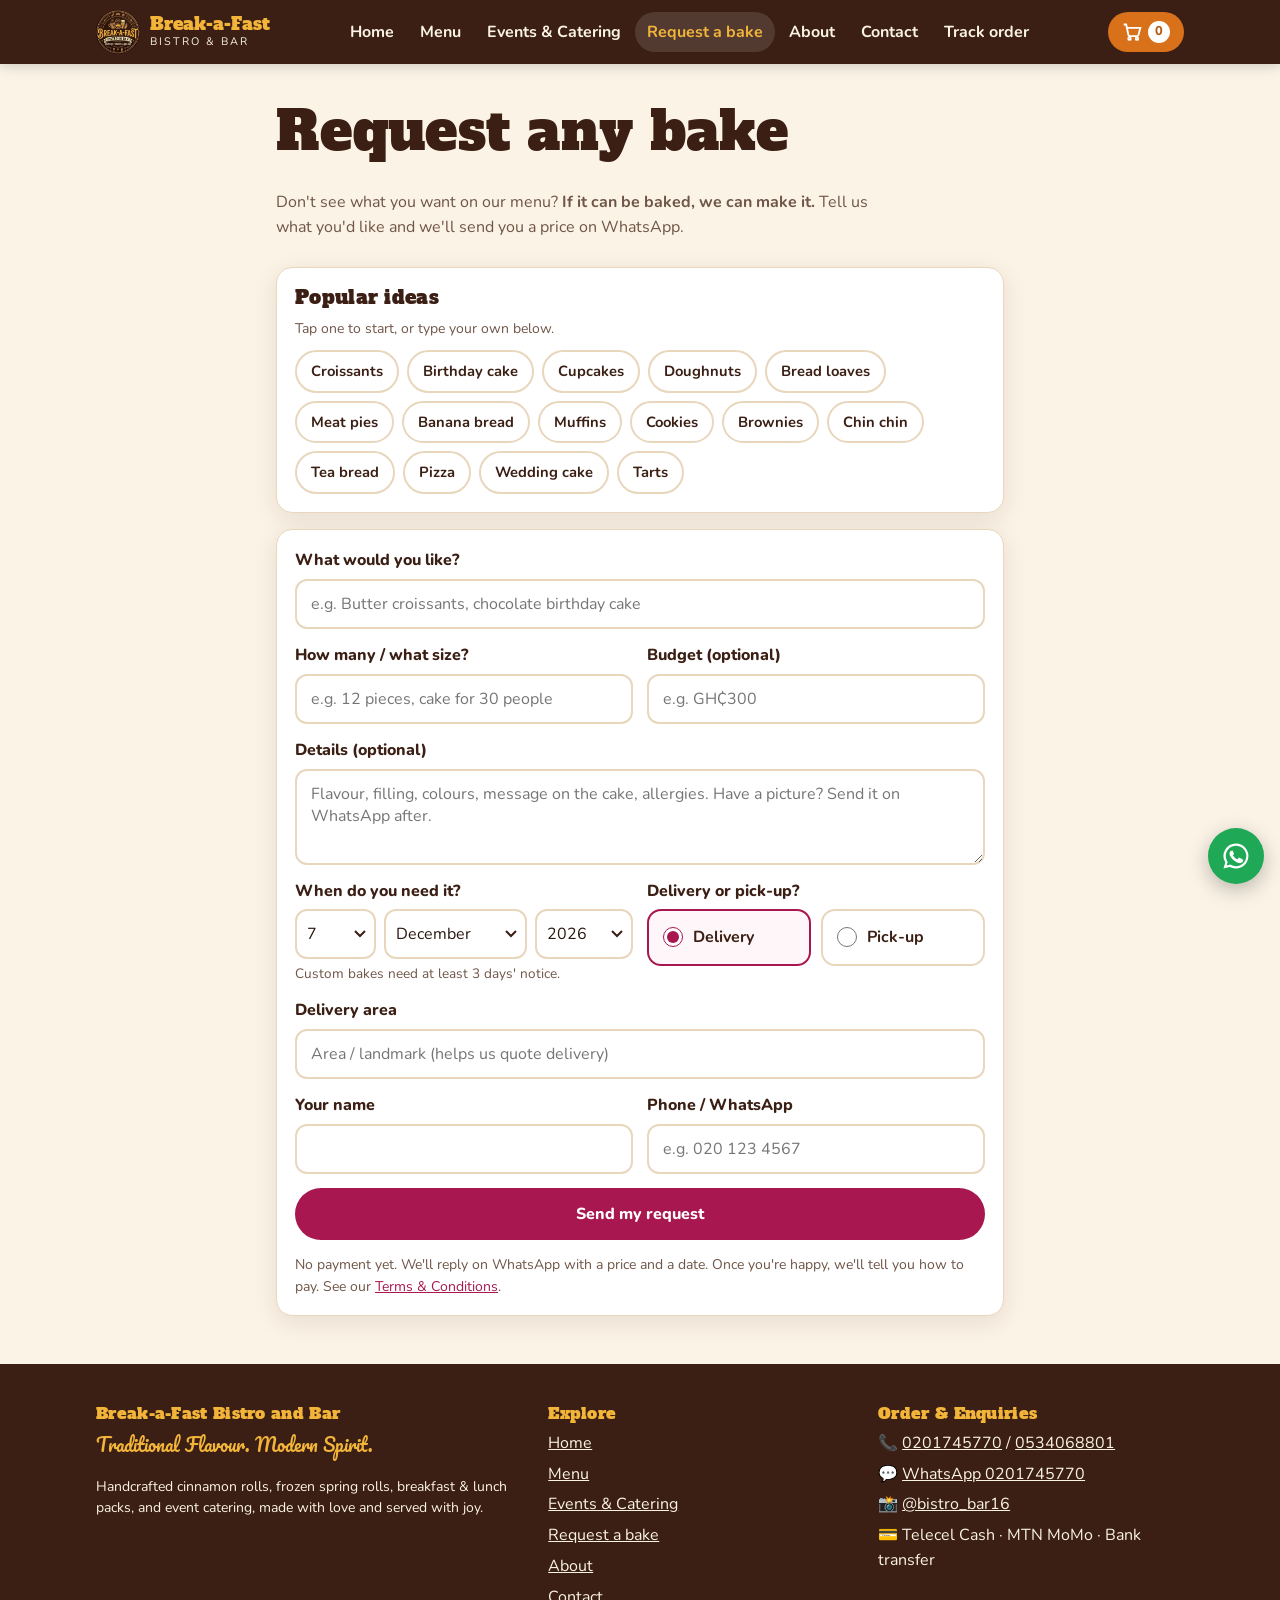
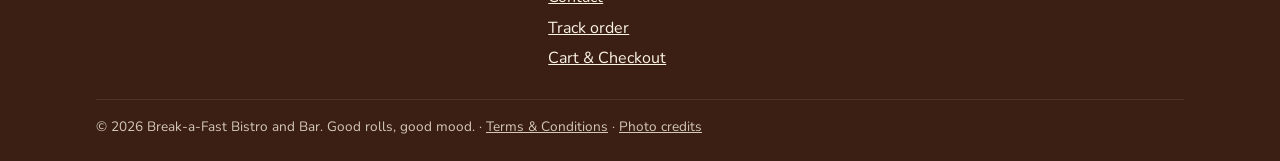
<file: request.html>
<!doctype html>
<html lang="en">
<head>
<meta charset="utf-8">
<meta name="viewport" content="width=device-width, initial-scale=1">
<title>Custom Bake Request | Break-a-Fast Bistro and Bar</title>
<meta name="description" content="Want something baked that is not on our menu? Croissants, cakes, bread, pastries: request any bake and we will quote you.">
<meta property="og:type" content="website">
<meta property="og:site_name" content="Break-a-Fast Bistro &amp; Bar">
<meta property="og:title" content="Request any bake | Break-a-Fast Bistro &amp; Bar">
<meta property="og:description" content="Not on the menu? If it can be baked, we can make it. Send your request.">
<meta property="og:url" content="https://break-a-fast.onrender.com/request.html">
<meta property="og:image" content="https://break-a-fast.onrender.com/assets/img/share.jpg">
<meta property="og:image:secure_url" content="https://break-a-fast.onrender.com/assets/img/share.jpg">
<meta property="og:image:type" content="image/jpeg">
<meta property="og:image:width" content="1200">
<meta property="og:image:height" content="630">
<meta property="og:image:alt" content="Break-a-Fast Bistro &amp; Bar">
<meta name="twitter:card" content="summary_large_image">
<meta name="theme-color" content="#3b1f14">
<link rel="icon" href="assets/img/favicon.png">
<link rel="preconnect" href="https://fonts.googleapis.com">
<link rel="preconnect" href="https://fonts.gstatic.com" crossorigin>
<link href="https://fonts.googleapis.com/css2?family=Alfa+Slab+One&family=Nunito:wght@400;700;800&family=Pacifico&display=swap" rel="stylesheet">
<link rel="stylesheet" href="css/styles.css?v=76c782bd">
<script src="js/config.js?v=4615361c" defer></script>
<script src="js/products.js?v=8b8feca8" defer></script>
<script src="js/app.js?v=2f5a4673" defer></script>
<script src="js/request.js?v=52abfbda" defer></script>
</head>
<body>
<main id="main" class="wrap" style="max-width:760px">
  <div class="page-head">
    <h1>Request any bake</h1>
    <p>Don't see what you want on our menu? <b>If it can be baked, we can make it.</b> Tell us what you'd like and we'll send you a price on WhatsApp.</p>
  </div>
  <section class="panel">
    <h2 style="font-size:1.2rem;margin-top:0">Popular ideas</h2>
    <p class="small muted" style="margin:0 0 10px">Tap one to start, or type your own below.</p>
    <div class="chips" id="ideas"></div>
  </section>
  <section class="panel" style="margin-top:16px">
    <form class="form" id="req-form" novalidate>
      <div class="field">
        <label for="r-what">What would you like?</label>
        <input id="r-what" name="what" maxlength="120" placeholder="e.g. Butter croissants, chocolate birthday cake" required>
        <div class="err">Please tell us what you'd like baked.</div>
      </div>
      <div class="row-2">
        <div class="field">
          <label for="r-qty">How many / what size?</label>
          <input id="r-qty" name="qty" maxlength="80" placeholder="e.g. 12 pieces, cake for 30 people" required>
          <div class="err">Please tell us how many or what size.</div>
        </div>
        <div class="field">
          <label for="r-budget">Budget (optional)</label>
          <input id="r-budget" name="budget" maxlength="40" inputmode="decimal" placeholder="e.g. GH₵300">
        </div>
      </div>
      <div class="field">
        <label for="r-details">Details (optional)</label>
        <textarea id="r-details" name="details" maxlength="600" placeholder="Flavour, filling, colours, message on the cake, allergies. Have a picture? Send it on WhatsApp after."></textarea>
      </div>
      <div class="row-2">
        <div class="field">
          <label for="r-date">When do you need it?</label>
          <input id="r-date" name="date" type="date" required>
          <div class="err">Please choose a date at least 3 days from today.</div><div class="hint">Custom bakes need at least 3 days' notice.</div>
        </div>
        <div class="field">
          <label>Delivery or pick-up?</label>
          <div class="choice">
            <label><input type="radio" name="fulfilment" value="Delivery" checked> <span>Delivery</span></label>
            <label><input type="radio" name="fulfilment" value="Pick-up"> <span>Pick-up</span></label>
          </div>
        </div>
      </div>
      <div class="field" id="r-addr-field">
        <label for="r-address">Delivery area</label>
        <input id="r-address" name="address" maxlength="160" placeholder="Area / landmark (helps us quote delivery)">
      </div>
      <div class="row-2">
        <div class="field">
          <label for="r-name">Your name</label>
          <input id="r-name" name="name" autocomplete="name" required>
          <div class="err">Please enter your name.</div>
        </div>
        <div class="field">
          <label for="r-phone">Phone / WhatsApp</label>
          <input id="r-phone" name="phone" type="tel" inputmode="tel" autocomplete="tel" placeholder="e.g. 020 123 4567" required>
          <div class="err">Please enter a valid Ghana phone number.</div>
        </div>
      </div>
      <button class="btn btn-block" type="submit">Send my request</button>
      <p class="small muted" style="margin:0">No payment yet. We'll reply on WhatsApp with a price and a date. Once you're happy, we'll tell you how to pay. See our <a href="terms.html#orders" target="_blank" rel="noopener">Terms &amp; Conditions</a>.</p>
    </form>
    <div id="req-result" aria-live="polite"></div>
  </section>
</main>
</body>
</html>
</file>
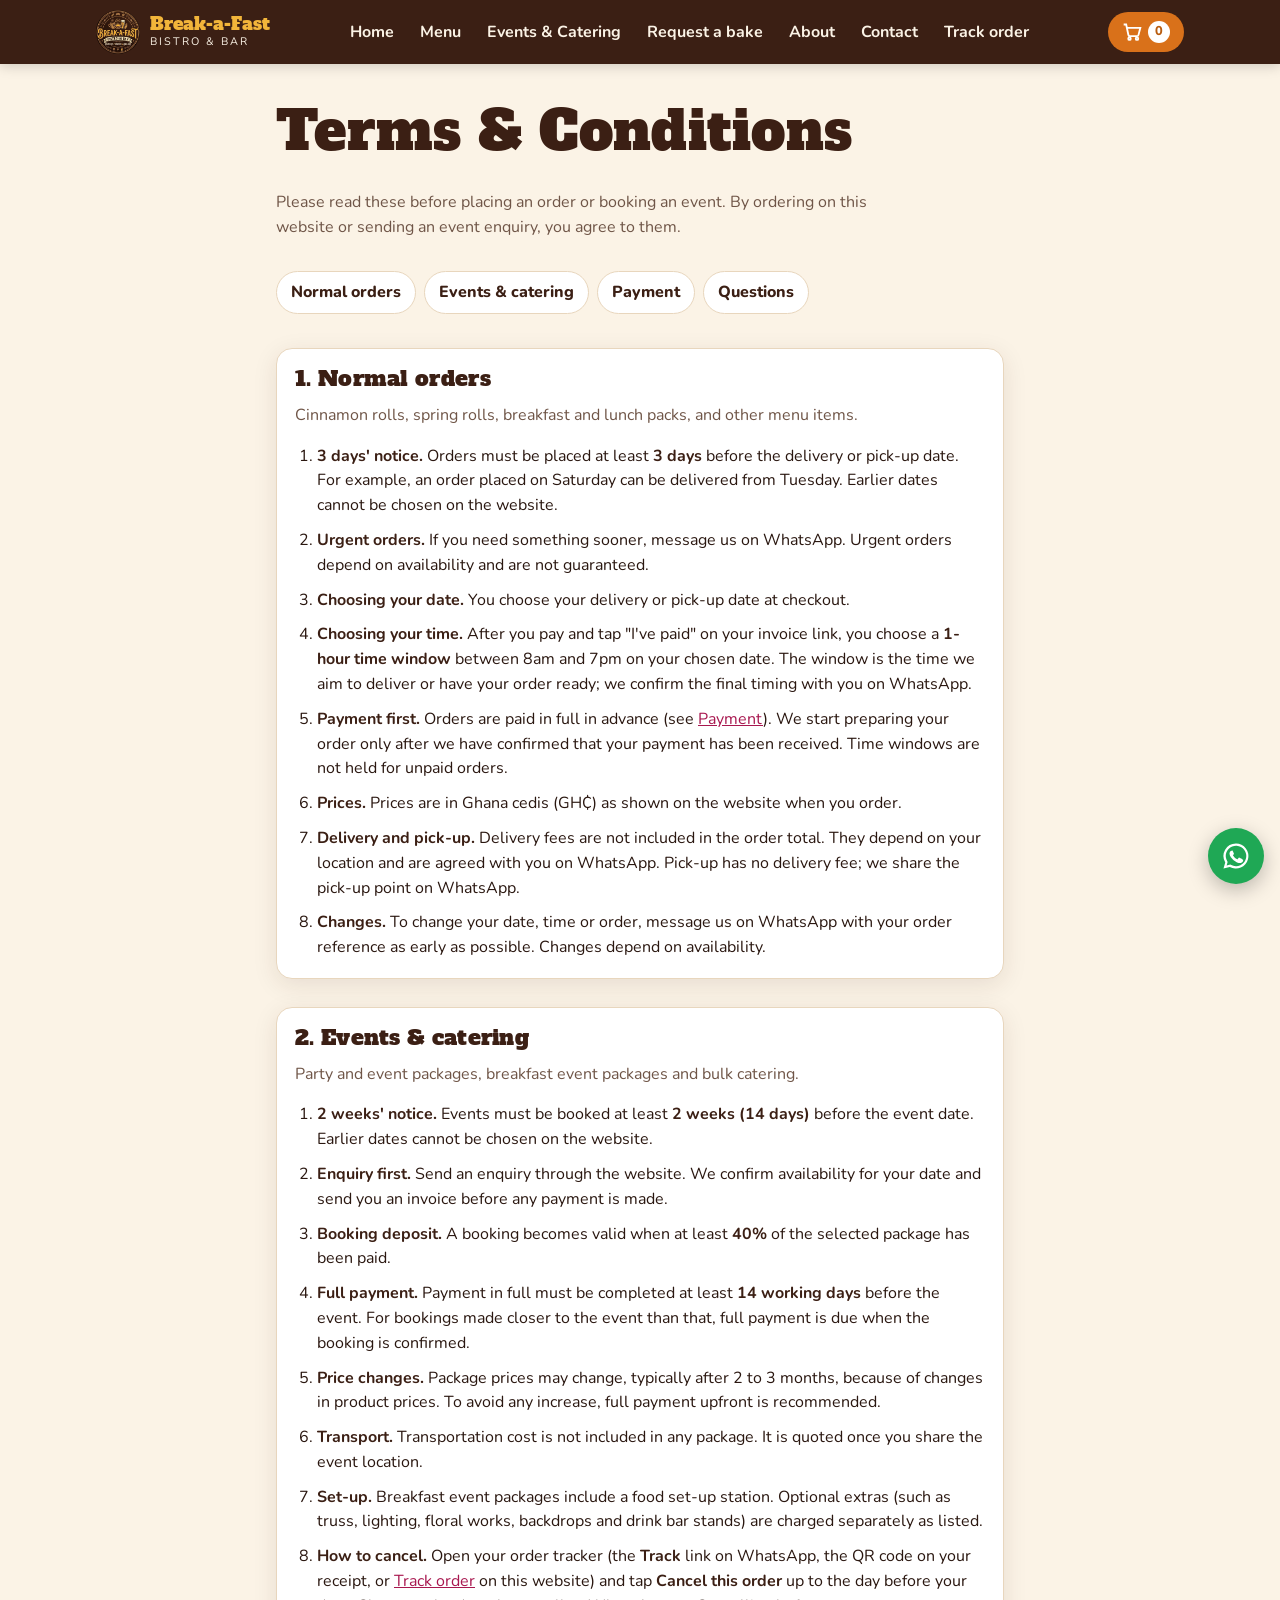
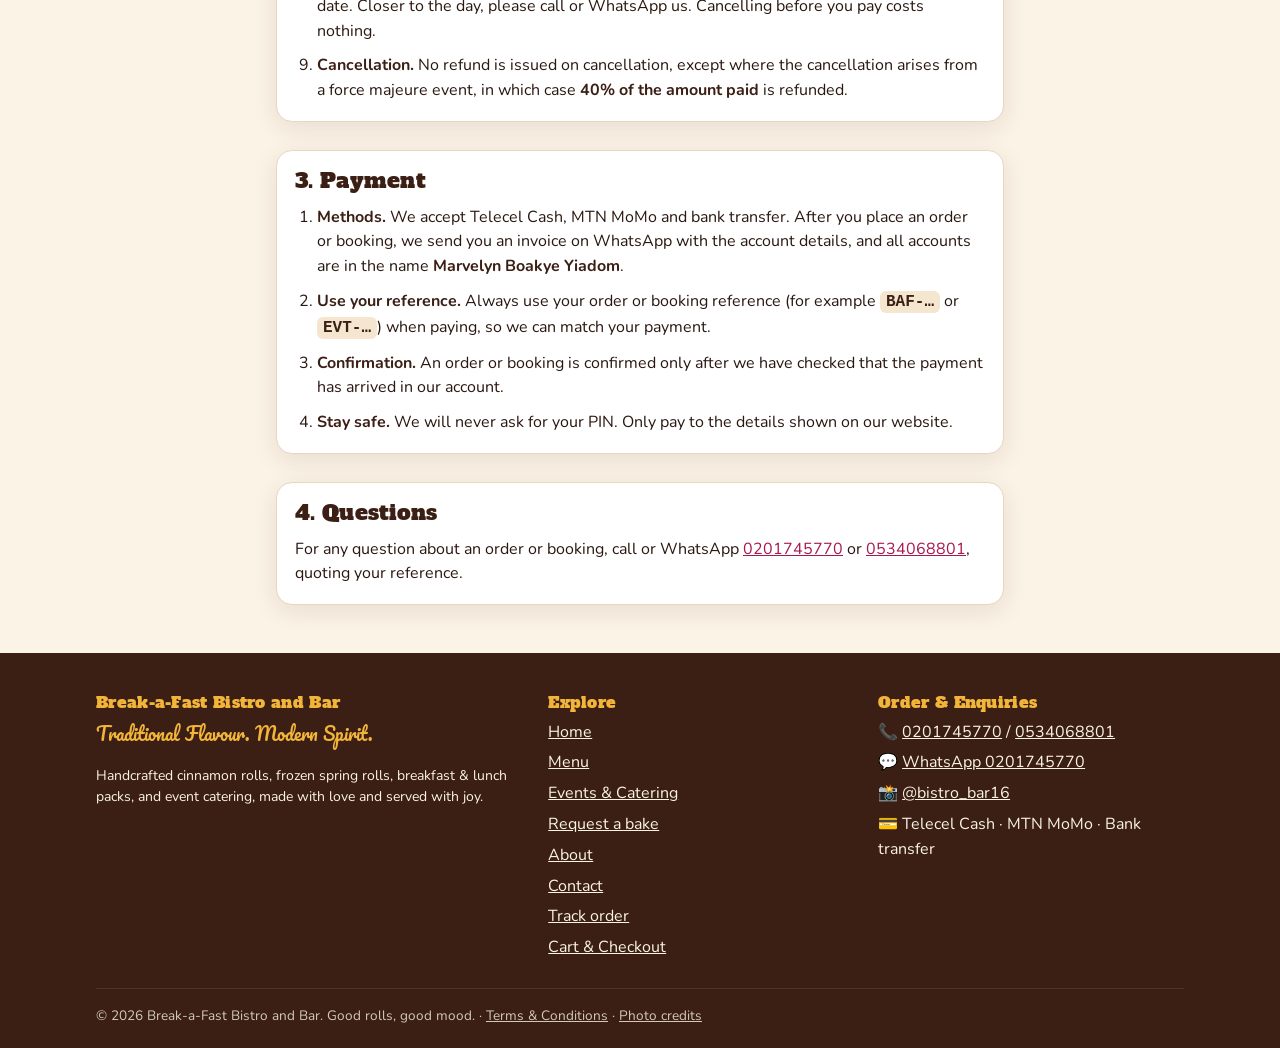
<file: terms.html>
<!doctype html>
<html lang="en">
<head>
<meta charset="utf-8">
<meta name="viewport" content="width=device-width, initial-scale=1">
<title>Terms &amp; Conditions | Break-a-Fast Bistro and Bar</title>
<meta name="description" content="Terms and conditions for Break-a-Fast orders (3 days' notice) and events and catering bookings (2 weeks' notice).">
<meta property="og:type" content="website">
<meta property="og:site_name" content="Break-a-Fast Bistro &amp; Bar">
<meta property="og:title" content="Terms &amp; Conditions | Break-a-Fast Bistro &amp; Bar">
<meta property="og:description" content="Orders need 3 days' notice; events need 2 weeks. Payment, delivery and cancellation terms.">
<meta property="og:url" content="https://break-a-fast.onrender.com/terms.html">
<meta property="og:image" content="https://break-a-fast.onrender.com/assets/img/share.jpg">
<meta property="og:image:secure_url" content="https://break-a-fast.onrender.com/assets/img/share.jpg">
<meta property="og:image:type" content="image/jpeg">
<meta property="og:image:width" content="1200">
<meta property="og:image:height" content="630">
<meta property="og:image:alt" content="Break-a-Fast Bistro &amp; Bar">
<meta name="twitter:card" content="summary_large_image">
<meta name="theme-color" content="#3b1f14">
<link rel="icon" href="assets/img/favicon.png">
<link rel="preconnect" href="https://fonts.googleapis.com">
<link rel="preconnect" href="https://fonts.gstatic.com" crossorigin>
<link href="https://fonts.googleapis.com/css2?family=Alfa+Slab+One&family=Nunito:wght@400;700;800&family=Pacifico&display=swap" rel="stylesheet">
<link rel="stylesheet" href="css/styles.css?v=76c782bd">
<script src="js/config.js?v=4615361c" defer></script>
<script src="js/products.js?v=8b8feca8" defer></script>
<script src="js/app.js?v=2f5a4673" defer></script>
<style>
  .terms { max-width: 760px; }
  .terms section { scroll-margin-top: 84px; margin-bottom: 28px; }
  .terms ol { padding-left: 22px; display: grid; gap: 10px; margin: 0; }
  .terms li b { color: var(--brown); }
  .terms .toc { display: flex; flex-wrap: wrap; gap: 8px; margin: 0 0 22px; }
</style>
</head>
<body>
<main id="main" class="wrap terms">
  <div class="page-head">
    <h1>Terms &amp; Conditions</h1>
    <p>Please read these before placing an order or booking an event. By ordering on this website or sending an event enquiry, you agree to them.</p>
  </div>
  <nav class="toc cat-tabs" aria-label="Sections">
    <a href="#orders">Normal orders</a>
    <a href="#events">Events &amp; catering</a>
    <a href="#payment">Payment</a>
    <a href="#contact">Questions</a>
  </nav>

  <section id="orders" class="panel">
    <h2>1. Normal orders</h2>
    <p class="muted">Cinnamon rolls, spring rolls, breakfast and lunch packs, and other menu items.</p>
    <ol>
      <li><b>3 days' notice.</b> Orders must be placed at least <b>3 days</b> before the delivery or pick-up date. For example, an order placed on Saturday can be delivered from Tuesday. Earlier dates cannot be chosen on the website.</li>
      <li><b>Urgent orders.</b> If you need something sooner, message us on WhatsApp. Urgent orders depend on availability and are not guaranteed.</li>
      <li><b>Choosing your date.</b> You choose your delivery or pick-up date at checkout.</li>
      <li><b>Choosing your time.</b> After you pay and tap "I've paid" on your invoice link, you choose a <b>1-hour time window</b> between <span data-hours></span> on your chosen date. The window is the time we aim to deliver or have your order ready; we confirm the final timing with you on WhatsApp.</li>
      <li><b>Payment first.</b> Orders are paid in full in advance (see <a href="#payment">Payment</a>). We start preparing your order only after we have confirmed that your payment has been received. Time windows are not held for unpaid orders.</li>
      <li><b>Prices.</b> Prices are in Ghana cedis (GH₵) as shown on the website when you order.</li>
      <li><b>Delivery and pick-up.</b> Delivery fees are not included in the order total. They depend on your location and are agreed with you on WhatsApp. Pick-up has no delivery fee; we share the pick-up point on WhatsApp.</li>
      <li><b>Changes.</b> To change your date, time or order, message us on WhatsApp with your order reference as early as possible. Changes depend on availability.</li>
    </ol>
  </section>

  <section id="events" class="panel">
    <h2>2. Events &amp; catering</h2>
    <p class="muted">Party and event packages, breakfast event packages and bulk catering.</p>
    <ol>
      <li><b>2 weeks' notice.</b> Events must be booked at least <b>2 weeks (14 days)</b> before the event date. Earlier dates cannot be chosen on the website.</li>
      <li><b>Enquiry first.</b> Send an enquiry through the website. We confirm availability for your date and send you an invoice before any payment is made.</li>
      <li><b>Booking deposit.</b> A booking becomes valid when at least <b>40%</b> of the selected package has been paid.</li>
      <li><b>Full payment.</b> Payment in full must be completed at least <b>14 working days</b> before the event. For bookings made closer to the event than that, full payment is due when the booking is confirmed.</li>
      <li><b>Price changes.</b> Package prices may change, typically after 2 to 3 months, because of changes in product prices. To avoid any increase, full payment upfront is recommended.</li>
      <li><b>Transport.</b> Transportation cost is not included in any package. It is quoted once you share the event location.</li>
      <li><b>Set-up.</b> Breakfast event packages include a food set-up station. Optional extras (such as truss, lighting, floral works, backdrops and drink bar stands) are charged separately as listed.</li>
      <li><b>How to cancel.</b> Open your order tracker (the <b>Track</b> link on WhatsApp, the QR code on your receipt, or <a href="track.html">Track order</a> on this website) and tap <b>Cancel this order</b> up to the day before your date. Closer to the day, please call or WhatsApp us. Cancelling before you pay costs nothing.</li>
      <li><b>Cancellation.</b> No refund is issued on cancellation, except where the cancellation arises from a force majeure event, in which case <b>40% of the amount paid</b> is refunded.</li>
    </ol>
  </section>

  <section id="payment" class="panel">
    <h2>3. Payment</h2>
    <ol>
      <li><b>Methods.</b> We accept Telecel Cash, MTN MoMo and bank transfer. After you place an order or booking, we send you an invoice on WhatsApp with the account details, and all accounts are in the name <b>Marvelyn Boakye Yiadom</b>.</li>
      <li><b>Use your reference.</b> Always use your order or booking reference (for example <code class="k">BAF-…</code> or <code class="k">EVT-…</code>) when paying, so we can match your payment.</li>
      <li><b>Confirmation.</b> An order or booking is confirmed only after we have checked that the payment has arrived in our account.</li>
      <li><b>Stay safe.</b> We will never ask for your PIN. Only pay to the details shown on our website.</li>
    </ol>
  </section>

  <section id="contact" class="panel">
    <h2>4. Questions</h2>
    <p style="margin:0">For any question about an order or booking, call or WhatsApp <a href="tel:0201745770">0201745770</a> or <a href="tel:0534068801">0534068801</a>, quoting your reference.</p>
  </section>
</main>
<script>
  document.addEventListener("DOMContentLoaded", () => {
    const o = (BAF.config.orderHours || { open: 8, close: 19 });
    const hr = (h) => (h === 12 ? "12pm" : h > 12 ? h - 12 + "pm" : h + "am");
    document.querySelectorAll("[data-hours]").forEach((el) => (el.textContent = `${hr(o.open)} and ${hr(o.close)}`));
  });
</script>
</body>
</html>
</file>
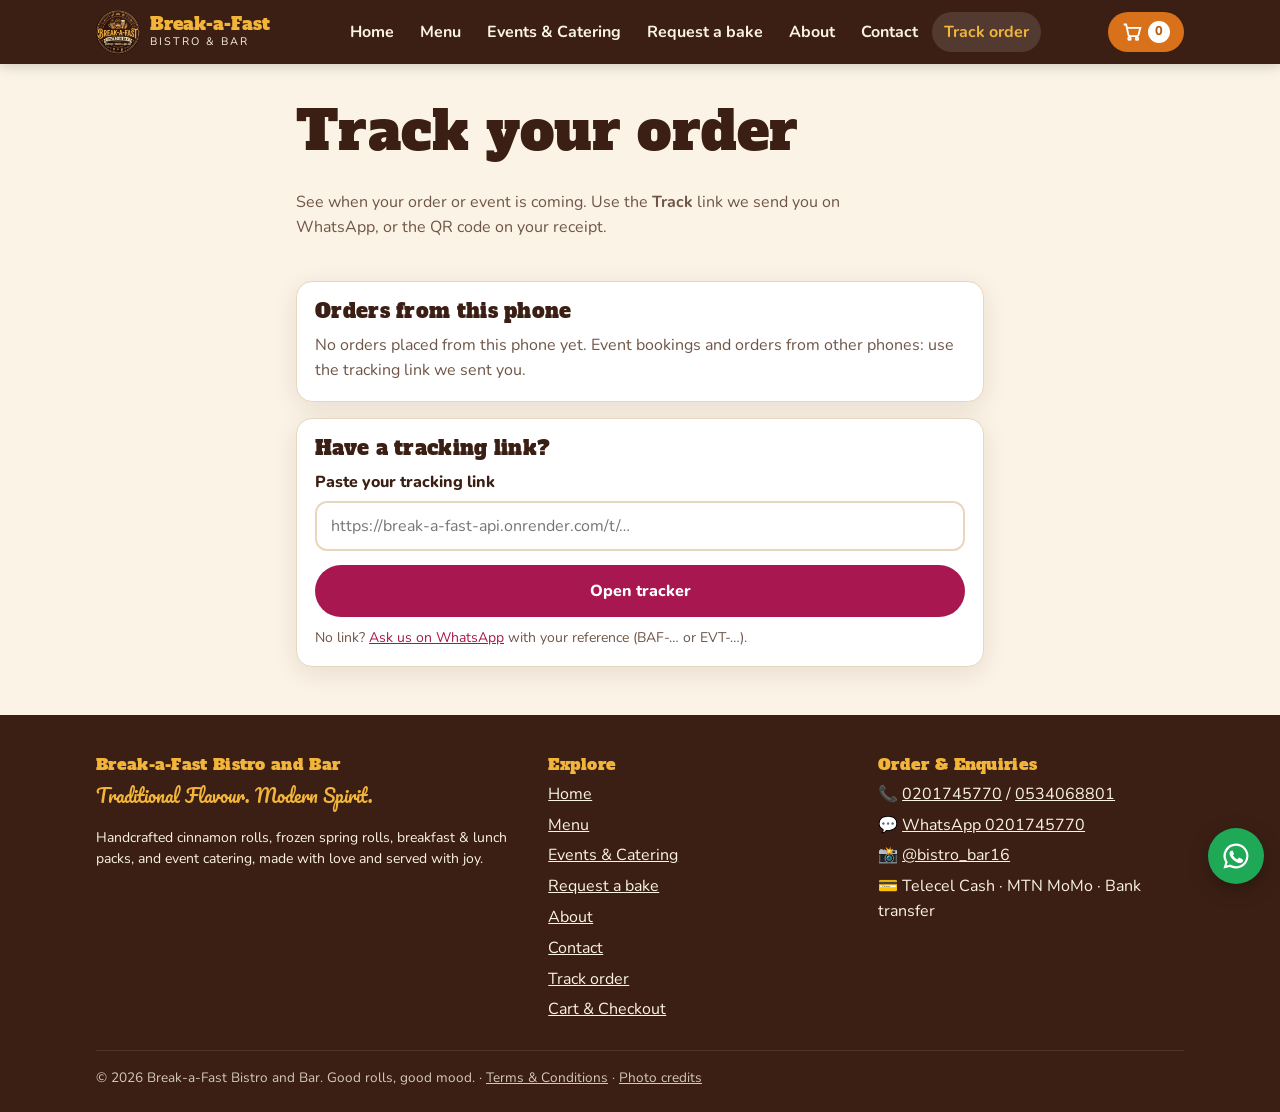
<file: track.html>
<!doctype html>
<html lang="en">
<head>
<meta charset="utf-8">
<meta name="viewport" content="width=device-width, initial-scale=1">
<title>Track Your Order | Break-a-Fast Bistro and Bar</title>
<meta name="description" content="See when your Break-a-Fast order or event is coming.">
<meta property="og:title" content="Track your order | Break-a-Fast Bistro &amp; Bar">
<meta property="og:description" content="See when your Break-a-Fast order or event is coming.">
<meta property="og:image" content="https://break-a-fast.onrender.com/assets/img/share.jpg">
<meta name="theme-color" content="#3b1f14">
<link rel="icon" href="assets/img/favicon.png">
<link href="https://fonts.googleapis.com/css2?family=Alfa+Slab+One&family=Nunito:wght@400;700;800&family=Pacifico&display=swap" rel="stylesheet">
<link rel="stylesheet" href="css/styles.css?v=76c782bd">
<script src="js/config.js?v=4615361c" defer></script>
<script src="js/products.js?v=8b8feca8" defer></script>
<script src="js/app.js?v=2f5a4673" defer></script>
</head>
<body>
<main id="main" class="wrap" style="max-width:720px">
  <div class="page-head">
    <h1>Track your order</h1>
    <p>See when your order or event is coming. Use the <b>Track</b> link we send you on WhatsApp, or the QR code on your receipt.</p>
  </div>
  <div id="cx-note" style="margin-bottom:14px"></div>
  <section class="panel">
    <h2 style="font-size:1.25rem">Orders from this phone</h2>
    <div id="list"></div>
  </section>
  <section class="panel" style="margin-top:16px">
    <h2 style="font-size:1.25rem">Have a tracking link?</h2>
    <form class="form" id="go">
      <div class="field"><label for="link">Paste your tracking link</label><input id="link" placeholder="https://break-a-fast-api.onrender.com/t/…"><div class="err">Please paste the full tracking link from WhatsApp.</div></div>
      <button class="btn" type="submit">Open tracker</button>
    </form>
    <p class="small muted" style="margin:10px 0 0">No link? <a data-wa="Hello Break-a-Fast! Please send me the tracking link for my order." target="_blank" rel="noopener">Ask us on WhatsApp</a> with your reference (BAF-… or EVT-…).</p>
  </section>
</main>
<script>
  document.addEventListener("DOMContentLoaded", () => {
    const { esc, store } = BAF;
    const all = store.get("baf_orders_v1", {}), qs = new URLSearchParams(location.search);
    const cxRef = qs.get("cx") || "", cxUrl = qs.get("u") || "";
    const apis = [BAF_CONFIG.apiBase, BAF_CONFIG.apiFallback].filter(Boolean);
    if (cxRef && /^[\w-]{3,20}$/.test(cxRef) && apis.some((b) => cxUrl.startsWith(b + "/t/")) && /\/t\/[0-9A-Za-z._-]+\?s=x&g=[\w-]+$/.test(cxUrl)) {
      if (all[cxRef]) { all[cxRef].status = "Cancelled"; all[cxRef].trackUrl = cxUrl; store.set("baf_orders_v1", all); }
      document.getElementById("cx-note").innerHTML = `<div class="notice ok"><b>${esc(cxRef)} has been cancelled.</b> We've notified Break-a-Fast, so nothing will be prepared. <a href="${esc(cxUrl)}">View cancellation</a></div>`;
      history.replaceState(null, "", "track.html");
    }
    const orders = Object.values(all).filter((o) => o && o.ref && o.c);
    const today = new Date().toISOString().slice(0, 10);
    const nice = (iso) => new Date(iso + "T12:00:00").toLocaleDateString("en-GB", { weekday: "short", day: "numeric", month: "short", year: "numeric" });
    orders.sort((a, b) => (a.c.d < b.c.d ? -1 : 1));
    const codeOf = (o) => { const l = o.trackUrl || o.verifyUrl || ""; const m = l.match(/\/[tv]\/([0-9A-Za-z]+)/); return m ? m[1] : ""; };
    const LABEL = { i: ["Invoice sent", "pending"], pd: ["Payment being checked", "pending"], c: ["Paid", "ok"], pr: ["Preparing", "ok"], dn: ["", "ok"], x: ["Cancelled", "awaiting"] };
    function render(live) {
      document.getElementById("list").innerHTML = orders.length ? orders.map((o) => {
        const d = Math.round((Date.parse(o.c.d) - Date.parse(today)) / 864e5), st = live[codeOf(o)] || (o.status === "Cancelled" ? "x" : "");
        const del = o.c.f === "Delivery";
        let txt, cls;
        if (st === "x") [txt, cls] = ["cancelled", "cx"];
        else if (st === "dn") [txt, cls] = [del ? "delivered ✓" : "picked up ✓", "ok"];
        else if (st === "od") [txt, cls] = [del ? "on the way" : "ready for pick-up", "ok"];
        else if (st === "pr") [txt, cls] = ["preparing", "ok"];
        else [txt, cls] = [d > 1 ? `in ${d} days` : d === 1 ? "tomorrow" : d === 0 ? "today" : "completed", d >= 0 ? "pending" : "awaiting"];
        const sub2 = st && LABEL[st] && !["x", "dn", "pr"].includes(st) ? ` · ${LABEL[st][0]}` : "";
        const done = st === "x" || st === "dn";
        const link = o.trackUrl || (o.verifyUrl ? o.verifyUrl.replace("/v/", "/t/").split("?")[0] : "");
        return `<div class="review-block"><h3 style="margin:0">${esc(o.ref)} <span class="status ${cls}">${esc(txt)}</span></h3>
          <div class="small">${esc(nice(o.c.d))} · ${esc(o.c.f)}${esc(sub2)}</div>
          <div class="small muted">${(o.it || []).map((i) => esc(i[3] + " × " + i[0])).join(", ")}</div>
          ${link ? `<a class="btn btn-sm" style="margin-top:8px" href="${esc(link)}">${done ? "View" : st && st !== "i" && st !== "pd" && st !== "c" ? "📍 Track" : "📍 Track or cancel"}</a>` : ""}</div>`;
      }).join("") : `<p class="muted" style="margin:0">No orders placed from this phone yet. Event bookings and orders from other phones: use the tracking link we sent you.</p>`;
    }
    render({});
    const codes = orders.map(codeOf).filter(Boolean);
    const note = (t) => { const n = document.getElementById("live-note"); if (n) n.innerHTML = t; };
    if (codes.length) document.getElementById("list").insertAdjacentHTML("beforebegin", `<p id="live-note" class="small muted" style="margin:0 0 10px">Checking the latest status…</p>`);
    const load = (tries) => BAF.api("/api/status", { method: "POST", headers: { "Content-Type": "application/json" }, body: JSON.stringify({ codes }) })
      .then((r) => { if (!r.ok) throw new Error("status " + r.status); return r.json(); }).then((j) => {
        note("✓ Latest status");
        const live = (j && j.statuses) || {};
        let changed = false;
        orders.forEach((o) => { if (live[codeOf(o)] === "x" && o.status !== "Cancelled") { all[o.ref].status = "Cancelled"; changed = true; } });
        if (changed) store.set("baf_orders_v1", all);
        render(live);
      }).catch(() => { if (tries > 0) { note("Still checking the latest status…"); setTimeout(() => load(tries - 1), 4000); } else note(`Couldn't load the latest status. <a href="track.html">Try again</a> or tap Track on an order.`); });
    if (codes.length) load(3);
    document.getElementById("go").addEventListener("submit", (e) => {
      e.preventDefault();
      const v = document.getElementById("link").value.trim(), f = document.getElementById("link").closest(".field");
      const ok = /^https:\/\/break-a-fast-api\.onrender\.com\/t\/[0-9A-Za-z._-]+/.test(v) || /^https:\/\/orders\.break-a-fast\.workers\.dev\/t\//.test(v);
      f.classList.toggle("invalid", !ok);
      if (ok) location.href = v;
    });
  });
</script>
</body>
</html>
</file>
<file: css/styles.css>
/* Break-a-Fast Bistro and Bar: site styles (mobile-first) */
:root {
  --cream: #fbf3e6;
  --cream-2: #f5e6cf;
  --paper: #fffaf2;
  --brown: #3b1f14;
  --brown-2: #5a2f1f;
  --ink: #2a1710;
  --muted: #6f5547;
  --orange: #d9711a;
  --orange-2: #b85c0f;
  --berry: #a8174f;
  --gold: #f2b53a;
  --line: #e8d6bd;
  --ok: #2f7d4a;
  --telecel: #e30613;
  --radius: 16px;
  --shadow: 0 6px 24px rgba(59, 31, 20, 0.10);
  --font-head: "Alfa Slab One", Georgia, serif;
  --font-script: "Pacifico", cursive;
  --font-body: "Nunito", system-ui, -apple-system, "Segoe UI", sans-serif;
}

* { box-sizing: border-box; }
html { scroll-behavior: smooth; }
body {
  margin: 0;
  overflow-x: hidden;
  font-family: var(--font-body);
  font-size: 16px;
  line-height: 1.55;
  color: var(--ink);
  background: var(--cream);
}
img { max-width: 100%; display: block; }
a { color: var(--berry); }
h1, h2, h3 { font-family: var(--font-head); font-weight: 400; color: var(--brown); line-height: 1.15; margin: 0 0 .5em; letter-spacing: .3px; }
h1 { font-size: clamp(2rem, 7vw, 3.4rem); }
h2 { font-size: clamp(1.5rem, 5vw, 2.2rem); }
h3 { font-size: 1.15rem; }
p { margin: 0 0 1em; }
.script { font-family: var(--font-script); color: var(--berry); font-weight: 400; }
.muted { color: var(--muted); }
.small { font-size: .875rem; }
.center { text-align: center; }
.wrap { width: 100%; max-width: 1120px; margin: 0 auto; padding: 0 16px; }
.section { padding: 48px 0; }
.section-alt { background: var(--paper); border-top: 1px solid var(--line); border-bottom: 1px solid var(--line); }
.skip { position: absolute; left: -9999px; }
.skip:focus { left: 16px; top: 16px; background: #fff; padding: 8px 12px; z-index: 100; }

/* ---------- Header ---------- */
.site-header {
  position: sticky; top: 0; z-index: 50;
  background: var(--brown); color: var(--cream);
  box-shadow: 0 2px 12px rgba(0,0,0,.18);
}
.site-header .wrap { display: flex; align-items: center; justify-content: space-between; gap: 12px; height: 64px; }
.brand { display: flex; align-items: center; gap: 10px; color: var(--cream); text-decoration: none; }
.brand img { width: 44px; height: 44px; border-radius: 50%; }
.brand span { font-family: var(--font-head); font-size: 1.1rem; color: var(--gold); line-height: 1; }
.brand small { display: block; font-family: var(--font-body); font-size: .68rem; letter-spacing: 2px; color: var(--cream); text-transform: uppercase; margin-top: 3px; }
.nav { display: none; }
.nav a { color: var(--cream); text-decoration: none; font-weight: 700; padding: 8px 12px; border-radius: 999px; }
.nav a:hover, .nav a[aria-current="page"] { background: rgba(255,255,255,.12); color: var(--gold); }
.header-actions { display: flex; align-items: center; gap: 8px; }
.cart-btn {
  position: relative; display: inline-flex; align-items: center; gap: 6px;
  background: var(--orange); color: #fff; text-decoration: none; font-weight: 800;
  padding: 9px 14px; border-radius: 999px;
}
.cart-btn:hover { background: var(--orange-2); }
.cart-count {
  min-width: 22px; height: 22px; border-radius: 11px; background: #fff; color: var(--orange-2);
  font-size: .8rem; display: inline-grid; place-items: center; padding: 0 6px;
}
.menu-toggle { background: none; border: 0; color: var(--cream); padding: 8px; cursor: pointer; }
.mobile-nav { display: none; background: var(--brown-2); }
.mobile-nav.open { display: block; }
.mobile-nav a { display: block; color: var(--cream); text-decoration: none; padding: 14px 16px; border-top: 1px solid rgba(255,255,255,.08); font-weight: 700; }
.mobile-nav a[aria-current="page"] { color: var(--gold); }
@media (min-width: 860px) {
  .nav { display: flex; gap: 2px; }
  .menu-toggle, .mobile-nav, .mobile-nav.open { display: none; }
}

/* ---------- Buttons ---------- */
.btn {
  display: inline-flex; align-items: center; justify-content: center; gap: 8px;
  font: 800 1rem var(--font-body); text-decoration: none; cursor: pointer;
  padding: 13px 22px; border-radius: 999px; border: 2px solid transparent;
  background: var(--berry); color: #fff; transition: transform .1s, background .15s;
  min-height: 48px;
}
.btn:hover { background: #8c1141; }
.btn:active { transform: translateY(1px); }
.btn-orange { background: var(--orange); }
.btn-orange:hover { background: var(--orange-2); }
.btn-ghost { background: transparent; color: var(--brown); border-color: var(--brown); }
.btn-ghost:hover { background: var(--brown); color: var(--cream); }
.btn-wa { background: #1fa855; }
.btn-wa:hover { background: #178a45; }
.btn-telecel { background: var(--telecel); }
.btn-telecel:hover { background: #b9050f; }
.btn-block { width: 100%; }
.btn[disabled] { opacity: .5; cursor: not-allowed; }
.btn-sm { padding: 8px 14px; min-height: 38px; font-size: .9rem; }
.link-btn { background: none; border: 0; color: var(--berry); font: inherit; font-weight: 700; cursor: pointer; padding: 4px; text-decoration: underline; }

/* ---------- Hero ---------- */
.hero { background: radial-gradient(ellipse at top right, #fde2bf 0%, var(--cream) 60%); padding: 40px 0 56px; overflow: hidden; }
.hero .wrap { display: grid; gap: 32px; align-items: center; }
.hero .eyebrow { display: inline-block; background: var(--gold); color: var(--brown); font-weight: 800; font-size: .8rem; letter-spacing: 1.5px; text-transform: uppercase; padding: 6px 12px; border-radius: 6px; margin-bottom: 14px; }
.hero h1 .script { display: block; font-size: .8em; margin-top: 4px; }
.hero p.lead { font-size: 1.1rem; color: var(--muted); max-width: 34ch; }
.hero-actions { display: flex; flex-wrap: wrap; gap: 10px; margin-top: 18px; }
.hero-art { position: relative; display: grid; grid-template-columns: 1fr 1fr; gap: 12px; }
.hero-art img { border-radius: 18px; box-shadow: var(--shadow); aspect-ratio: 1; object-fit: cover; width: 100%; }
.hero-art img:nth-child(2) { transform: translateY(24px); }
.hero-art img:nth-child(4) { transform: translateY(24px); }
.stamp {
  position: absolute; right: -6px; top: -14px; width: 104px; height: 104px; border-radius: 50%;
  background: var(--brown); color: var(--cream); display: grid; place-items: center; text-align: center;
  font-family: var(--font-script); font-size: .9rem; line-height: 1.2; transform: rotate(10deg); box-shadow: var(--shadow); padding: 10px;
}
@media (min-width: 860px) {
  .hero { padding: 64px 0 80px; }
  .hero .wrap { grid-template-columns: 1.05fr 1fr; }
}

/* ---------- Cards & grids ---------- */
.grid { display: grid; gap: 18px; grid-template-columns: 1fr; }
@media (min-width: 560px) { .grid-2, .grid-3, .grid-4 { grid-template-columns: repeat(2, 1fr); } }
@media (min-width: 900px) { .grid-3 { grid-template-columns: repeat(3, 1fr); } .grid-4 { grid-template-columns: repeat(4, 1fr); } }

.card { background: #fff; border: 1px solid var(--line); border-radius: var(--radius); box-shadow: var(--shadow); overflow: hidden; }
.card-body { padding: 16px; }
.product-card { display: flex; flex-direction: column; }
.product-card .thumb { position: relative; aspect-ratio: 4/3; background: var(--cream-2); cursor: pointer; overflow: hidden; }
.product-card .thumb img { width: 100%; height: 100%; object-fit: cover; transition: transform .3s; }
.product-card .thumb:hover img { transform: scale(1.04); }
.product-card .card-body { display: flex; flex-direction: column; gap: 8px; flex: 1; }
.product-card h3 { margin: 0; }
.product-card p { margin: 0; color: var(--muted); font-size: .95rem; }
.badge { position: absolute; left: 12px; top: 12px; background: var(--berry); color: #fff; font-weight: 800; font-size: .75rem; letter-spacing: 1px; text-transform: uppercase; padding: 4px 10px; border-radius: 6px; }
.price-row { display: flex; flex-wrap: wrap; gap: 6px; margin-top: auto; padding-top: 8px; }
.price-chip { background: var(--cream); border: 1px solid var(--line); border-radius: 999px; padding: 4px 10px; font-size: .85rem; font-weight: 700; color: var(--brown); }
.price-chip b { color: var(--berry); }
.card-actions { display: flex; gap: 8px; margin-top: 10px; }
.card-actions .btn { flex: 1; }

/* Spring roll illustration (no photo yet) */
.art-spring { width: 100%; height: 100%; display: grid; place-items: center; background: linear-gradient(135deg, #fbe3c0, #f2c48a); }
.art-spring svg { width: 70%; height: auto; }

/* Category headings / tabs */
.cat-tabs { display: flex; gap: 8px; overflow-x: auto; padding: 4px 0 12px; margin-bottom: 8px; scrollbar-width: none; }
.cat-tabs::-webkit-scrollbar { display: none; }
.cat-tabs a { white-space: nowrap; text-decoration: none; font-weight: 800; color: var(--brown); background: #fff; border: 1px solid var(--line); padding: 8px 14px; border-radius: 999px; }
.cat-tabs a:hover { background: var(--brown); color: var(--cream); }
.cat-block { scroll-margin-top: 80px; margin-bottom: 40px; }
.cat-head { display: flex; flex-wrap: wrap; align-items: baseline; justify-content: space-between; gap: 6px 16px; margin-bottom: 14px; }
.cat-head h2 { margin: 0; }

/* Feature / USP */
.usp { display: grid; gap: 12px; grid-template-columns: 1fr 1fr; }
@media (min-width: 900px) { .usp { grid-template-columns: repeat(4, 1fr); } }
.usp div { background: #fff; border: 1px solid var(--line); border-radius: 14px; padding: 16px; }
.usp .ico { font-size: 1.6rem; }
.usp b { display: block; color: var(--brown); margin: 4px 0 2px; }
.usp span { font-size: .9rem; color: var(--muted); }

.banner { background: var(--brown); color: var(--cream); border-radius: 22px; padding: 28px 22px; display: grid; gap: 16px; align-items: center; }
.banner h2 { color: var(--gold); }
@media (min-width: 760px) { .banner { grid-template-columns: 1.4fr auto; padding: 36px; } }

/* ---------- Modal ---------- */
.modal { position: fixed; inset: 0; z-index: 80; display: none; align-items: flex-end; justify-content: center; background: rgba(30, 14, 8, .55); }
.modal.open { display: flex; }
.modal-panel { background: var(--paper); width: 100%; max-width: 760px; max-height: 92vh; overflow: auto; border-radius: 20px 20px 0 0; position: relative; }
@media (min-width: 760px) { .modal { align-items: center; padding: 24px; } .modal-panel { border-radius: 20px; } }
.modal-close { position: absolute; right: 10px; top: 10px; width: 40px; height: 40px; border-radius: 50%; border: 0; background: rgba(255,255,255,.92); font-size: 1.4rem; cursor: pointer; z-index: 2; box-shadow: var(--shadow); }
.pd { display: grid; }
@media (min-width: 760px) { .pd { grid-template-columns: 1fr 1fr; } }
.pd-media { background: var(--cream-2); }
.pd-media .main { aspect-ratio: 1; width: 100%; object-fit: cover; }
.pd-media .art-spring { aspect-ratio: 1; }
.pd-thumbs { display: flex; gap: 6px; padding: 8px; }
.pd-thumbs img { width: 56px; height: 56px; object-fit: cover; border-radius: 8px; cursor: pointer; border: 2px solid transparent; }
.pd-thumbs img.active { border-color: var(--berry); }
.pd-info { padding: 20px; }
.opt-group { border: 0; padding: 0; margin: 0 0 16px; }
.opt-group legend { font-weight: 800; color: var(--brown); margin-bottom: 8px; }
.opts { display: flex; flex-wrap: wrap; gap: 8px; }
.opts label { cursor: pointer; }
.opts input { position: absolute; opacity: 0; pointer-events: none; }
.opts span { display: inline-block; padding: 9px 14px; border-radius: 12px; border: 2px solid var(--line); background: #fff; font-weight: 700; }
.opts input:checked + span { border-color: var(--berry); background: #fde8f0; color: var(--berry); }
.opts input:focus-visible + span { outline: 3px solid var(--gold); }
.qty { display: inline-flex; align-items: center; border: 2px solid var(--line); border-radius: 999px; background: #fff; }
.qty button { width: 38px; height: 38px; border: 0; background: none; font-size: 1.2rem; font-weight: 800; color: var(--brown); cursor: pointer; }
.qty input { width: 40px; text-align: center; border: 0; font: 800 1rem var(--font-body); background: none; -moz-appearance: textfield; }
.qty input::-webkit-outer-spin-button, .qty input::-webkit-inner-spin-button { -webkit-appearance: none; }
.pd-total { font-family: var(--font-head); font-size: 1.6rem; color: var(--berry); }

/* ---------- Toast ---------- */
.toast { position: fixed; left: 50%; bottom: 20px; transform: translate(-50%, 140%); background: var(--brown); color: var(--cream); padding: 12px 18px; border-radius: 12px; box-shadow: var(--shadow); z-index: 90; transition: transform .25s; font-weight: 700; max-width: calc(100% - 32px); display: flex; gap: 12px; align-items: center; }
.toast.show { transform: translate(-50%, 0); }
.toast a { color: var(--gold); }

/* ---------- Forms ---------- */
.form { display: grid; gap: 14px; }
.field label { display: block; font-weight: 800; color: var(--brown); margin-bottom: 6px; }
.field .hint { font-size: .85rem; color: var(--muted); margin-top: 4px; }
.field input:not([type=radio]):not([type=checkbox]), .field select, .field textarea {
  width: 100%; max-width: 100%; min-width: 0; display: block; -webkit-appearance: none; appearance: none; font: 1rem var(--font-body); padding: 12px 14px; border-radius: 12px;
  border: 2px solid var(--line); background: #fff; color: var(--ink); min-height: 48px;
}
.field textarea { min-height: 96px; resize: vertical; }
.field input[type=date] { text-align: left; line-height: 1.3; }
.field input[type=date]::-webkit-date-and-time-value { text-align: left; }
.field select { background-image: url("data:image/svg+xml,%3Csvg xmlns='http://www.w3.org/2000/svg' width='12' height='8'%3E%3Cpath d='M1 1l5 5 5-5' stroke='%233b1f14' stroke-width='2' fill='none'/%3E%3C/svg%3E"); background-repeat: no-repeat; background-position: right 14px center; padding-right: 36px; }
.field input:focus, .field select:focus, .field textarea:focus { outline: none; border-color: var(--orange); box-shadow: 0 0 0 3px rgba(217,113,26,.18); }
.field.invalid input, .field.invalid select, .field.invalid textarea { border-color: #c0392b; }
.field .err { display: none; color: #c0392b; font-size: .85rem; margin-top: 4px; font-weight: 700; }
.field.invalid .err { display: block; }
.row-2 { display: grid; gap: 14px; }
@media (min-width: 560px) { .row-2 { grid-template-columns: 1fr 1fr; } }
.choice { display: flex; gap: 10px; flex-wrap: wrap; }
.choice label { flex: 1; min-width: 140px; display: flex; gap: 10px; align-items: flex-start; padding: 14px; background: #fff; border: 2px solid var(--line); border-radius: 14px; cursor: pointer; font-weight: 700; }
.choice label:has(input:checked) { border-color: var(--berry); background: #fff6f9; }
.choice input { width: 20px; height: 20px; min-height: 0; margin: 2px 0 0; padding: 0; flex: none; accent-color: var(--berry); }
.choice label > span { flex: 1; min-width: 0; }
.choice small { display: block; font-weight: 400; color: var(--muted); }
.check { display: flex; gap: 10px; align-items: flex-start; font-weight: 700; }
.check input { width: 20px; height: 20px; margin-top: 2px; accent-color: var(--berry); flex: none; }

/* ---------- Checkout ---------- */
.steps { display: flex; gap: 4px; list-style: none; padding: 0; margin: 0 0 24px; counter-reset: s; }
.steps li { counter-increment: s; flex: 1; text-align: center; font-size: .72rem; font-weight: 800; color: var(--muted); text-transform: uppercase; letter-spacing: .5px; }
.steps li::before { content: counter(s); display: grid; place-items: center; width: 32px; height: 32px; margin: 0 auto 6px; border-radius: 50%; background: #fff; border: 2px solid var(--line); color: var(--muted); font-size: .95rem; }
.steps li.done::before { content: "✓"; background: var(--ok); border-color: var(--ok); color: #fff; }
.steps li.active { color: var(--berry); }
.steps li.active::before { background: var(--berry); border-color: var(--berry); color: #fff; }
.checkout { display: grid; gap: 20px; align-items: start; }
@media (min-width: 900px) { .checkout { grid-template-columns: 1.5fr 1fr; } .summary { position: sticky; top: 84px; } }
.panel { background: #fff; border: 1px solid var(--line); border-radius: var(--radius); padding: 18px; box-shadow: var(--shadow); }
.panel h2 { font-size: 1.35rem; }
.step-pane[hidden] { display: none; }
[hidden] { display: none !important; }
.step-nav { display: flex; gap: 10px; justify-content: space-between; margin-top: 20px; flex-wrap: wrap-reverse; }
.step-nav .btn { flex: 1; min-width: 150px; }
.line-item { display: grid; grid-template-columns: 64px 1fr; gap: 12px; padding: 14px 0; border-bottom: 1px dashed var(--line); }
.line-item:last-child { border-bottom: 0; }
.line-item img, .line-item .art-spring { width: 64px; height: 64px; border-radius: 10px; object-fit: cover; }
.line-item .art-spring svg { width: 80%; }
.li-top { display: flex; justify-content: space-between; gap: 8px; }
.li-top b { color: var(--brown); }
.li-meta { font-size: .88rem; color: var(--muted); }
.li-actions { display: flex; align-items: center; justify-content: space-between; margin-top: 8px; gap: 8px; }
.li-actions .qty button { width: 32px; height: 32px; }
.li-actions .qty input { width: 32px; }
.sum-row { display: flex; justify-content: space-between; padding: 6px 0; }
.sum-total { border-top: 2px solid var(--line); margin-top: 8px; padding-top: 12px; font-weight: 800; font-size: 1.15rem; color: var(--brown); }
.sum-total span:last-child { color: var(--berry); }
.empty { text-align: center; padding: 32px 12px; }
.empty .big { font-size: 3rem; }
.review-block { border: 1px solid var(--line); border-radius: 12px; padding: 12px 14px; margin-bottom: 12px; background: var(--paper); }
.review-block h3 { display: flex; justify-content: space-between; align-items: center; margin-bottom: 6px; }
.review-block dl { display: grid; grid-template-columns: auto 1fr; gap: 4px 12px; margin: 0; font-size: .95rem; }
.review-block dt { color: var(--muted); }
.review-block dd { margin: 0; font-weight: 700; word-break: break-word; }

/* Notices */
.notice { border-radius: 12px; padding: 12px 14px; background: #fff7e6; border: 1px solid #f1d39a; font-size: .95rem; }
.notice.info { background: #eef6ff; border-color: #c4dcf5; }
.notice.ok { background: #ecf7ef; border-color: #b7dfc3; }
.notice.warn { background: #fff1f1; border-color: #f2c1c1; }
.notice b { color: var(--brown); }

/* Payment */
.pay-card { background: linear-gradient(135deg, #e30613, #9c0410); color: #fff; border-radius: 18px; padding: 20px; box-shadow: var(--shadow); }
.pay-card .lbl { font-size: .78rem; letter-spacing: 1.5px; text-transform: uppercase; opacity: .85; }
.pay-card .val { font-family: var(--font-head); font-size: 1.6rem; letter-spacing: 1px; }
.pay-card .grid-pay { display: grid; gap: 14px; margin-top: 12px; }
.pay-card .row { display: flex; align-items: center; justify-content: space-between; gap: 10px; background: rgba(255,255,255,.12); border-radius: 12px; padding: 10px 12px; }
.copy { background: #fff; color: #1a1a1a; border: 0; border-radius: 999px; padding: 8px 14px; font: 800 .85rem var(--font-body); cursor: pointer; flex: none; }
.ussd-steps { counter-reset: u; list-style: none; padding: 0; margin: 0; display: grid; gap: 10px; }
.ussd-steps li { counter-increment: u; display: grid; grid-template-columns: 34px 1fr; gap: 10px; align-items: start; }
.ussd-steps li::before { content: counter(u); width: 30px; height: 30px; border-radius: 50%; background: var(--brown); color: var(--cream); display: grid; place-items: center; font-weight: 800; }
code.k { background: var(--cream-2); padding: 2px 6px; border-radius: 6px; font-weight: 800; color: var(--brown); font-family: ui-monospace, Menlo, monospace; }
.status { display: inline-block; padding: 4px 10px; border-radius: 999px; font-weight: 800; font-size: .8rem; letter-spacing: .5px; text-transform: uppercase; }
.status.pending { background: #fff1d6; color: #8a5a00; }
.status.awaiting { background: #e3efff; color: #1d4f91; }
.status.ok { background: #e3f4e8; color: #22663b; }
.status.cx { background: #fde4e2; color: #9b1c14; }

/* ---------- Events ---------- */
.pkg-tabs { display: flex; gap: 8px; flex-wrap: wrap; margin-bottom: 16px; }
.pkg-tabs button { font: 800 .95rem var(--font-body); padding: 10px 16px; border-radius: 999px; border: 2px solid var(--brown); background: transparent; color: var(--brown); cursor: pointer; }
.pkg-tabs button[aria-selected="true"] { background: var(--brown); color: var(--cream); }
.pkg { display: flex; flex-direction: column; }
.pkg .head { background: var(--brown); color: var(--cream); padding: 16px; }
.pkg .head h3 { color: var(--gold); margin: 0 0 4px; }
.pkg .head p { margin: 0; font-size: .9rem; opacity: .9; }
.pkg .card-body { flex: 1; display: flex; flex-direction: column; gap: 10px; }
.pkg ul { margin: 0; padding-left: 18px; font-size: .92rem; color: var(--muted); }
.pkg .calc { background: var(--cream); border-radius: 12px; padding: 12px; margin-top: auto; }
.pkg .calc .big { font-family: var(--font-head); font-size: 1.5rem; color: var(--berry); }
.price-table { width: 100%; border-collapse: collapse; font-size: .92rem; }
.price-table th, .price-table td { padding: 6px 8px; border-bottom: 1px solid var(--line); text-align: left; }
.price-table td:last-child, .price-table th:last-child { text-align: right; }
details.more summary { cursor: pointer; font-weight: 800; color: var(--berry); }
.tags { display: flex; flex-wrap: wrap; gap: 6px; }
.tags span { background: #fff; border: 1px solid var(--line); border-radius: 999px; padding: 4px 10px; font-size: .88rem; }
.timeline { list-style: none; margin: 0; padding: 0; display: grid; gap: 14px; counter-reset: t; }
.timeline li { counter-increment: t; display: grid; grid-template-columns: 40px 1fr; gap: 12px; }
.timeline li::before { content: counter(t); width: 36px; height: 36px; border-radius: 50%; background: var(--orange); color: #fff; display: grid; place-items: center; font-weight: 800; }
.timeline b { color: var(--brown); display: block; }

/* ---------- Footer ---------- */
.site-footer { background: var(--brown); color: var(--cream); padding: 40px 0 24px; margin-top: 48px; }
.site-footer h3 { color: var(--gold); font-size: 1rem; }
.site-footer a { color: var(--cream); }
.site-footer .cols { display: grid; gap: 24px; }
@media (min-width: 760px) { .site-footer .cols { grid-template-columns: 1.4fr 1fr 1fr; } }
.site-footer ul { list-style: none; padding: 0; margin: 0; display: grid; gap: 6px; }
.site-footer .copy-line { border-top: 1px solid rgba(255,255,255,.12); margin-top: 28px; padding-top: 16px; font-size: .85rem; opacity: .8; }
.wa-float { position: fixed; right: 16px; bottom: 16px; z-index: 60; width: 56px; height: 56px; border-radius: 50%; background: #1fa855; display: grid; place-items: center; box-shadow: 0 6px 20px rgba(0,0,0,.25); }
.wa-float svg { width: 30px; height: 30px; fill: #fff; }
body.no-float .wa-float { display: none; }

.page-head { padding: 36px 0 12px; }
.page-head p { color: var(--muted); max-width: 60ch; }
.contact-list { display: grid; gap: 12px; }
.contact-list a { display: flex; gap: 14px; align-items: center; text-decoration: none; color: var(--ink); background: #fff; border: 1px solid var(--line); border-radius: 14px; padding: 14px; }
.contact-list a:hover { border-color: var(--orange); }
.contact-list .ic { width: 44px; height: 44px; border-radius: 50%; display: grid; place-items: center; font-size: 1.3rem; color: #fff; flex: none; }
.contact-list b { display: block; color: var(--brown); }
.split { display: grid; gap: 24px; }
@media (min-width: 860px) { .split { grid-template-columns: 1fr 1fr; align-items: start; } }
.about-img { border-radius: 22px; box-shadow: var(--shadow); }
.mv { display: grid; gap: 14px; }
@media (min-width: 760px) { .mv { grid-template-columns: 1fr 1fr; } }

/* Event menu photo tiles */
.menu-tiles { display: grid; grid-template-columns: repeat(2, 1fr); gap: 10px; }
@media (min-width: 560px) { .menu-tiles { grid-template-columns: repeat(3, 1fr); } }
.tile { margin: 0; background: var(--cream); border: 1px solid var(--line); border-radius: 12px; overflow: hidden; }
.tile img, .tile .ph { width: 100%; aspect-ratio: 4/3; object-fit: cover; display: block; }
.tile .ph { display: grid; place-items: center; background: linear-gradient(135deg, #fbe3c0, #f2c48a); font: 2rem var(--font-head); color: var(--brown-2); }
.tile figcaption { padding: 6px 8px; font-weight: 700; font-size: .85rem; color: var(--brown); line-height: 1.25; }
.credits-list { list-style: none; padding: 0; display: grid; gap: 10px; }
.credits-list li { display: grid; grid-template-columns: 64px 1fr; gap: 12px; align-items: center; background: #fff; border: 1px solid var(--line); border-radius: 12px; padding: 8px; font-size: .9rem; }
.credits-list img { width: 64px; height: 64px; object-fit: cover; border-radius: 8px; }

#event-menu .panel, #local-bar { scroll-margin-top: 80px; }

/* Day / Month / Year picker */
.dmy { display: grid; grid-template-columns: 0.9fr 1.6fr 1.1fr; gap: 8px; }
.dmy select { padding-left: 10px; padding-right: 26px; background-position: right 8px center; }

.field.invalid .hint { display: none; }

/* custom bake request */
.chips { display: flex; flex-wrap: wrap; gap: 8px; }
.chip { font: inherit; font-weight: 700; font-size: .92rem; padding: 8px 14px; border-radius: 999px; border: 2px solid var(--line, #e8d6bd); background: #fff; color: var(--brown, #3b1f14); cursor: pointer; }
.chip:hover, .chip:focus-visible { border-color: var(--berry, #a8174f); color: var(--berry, #a8174f); }
.request-cta { display: flex; gap: 14px; align-items: center; justify-content: space-between; flex-wrap: wrap; background: linear-gradient(135deg, #fff3df, #fde8f0); border: 2px dashed #e7b9cc; border-radius: 18px; padding: 18px; margin: 24px 0; }
.request-cta h2 { margin: 0 0 4px; font-size: 1.3rem; }
.request-cta p { margin: 0; }
</file>
